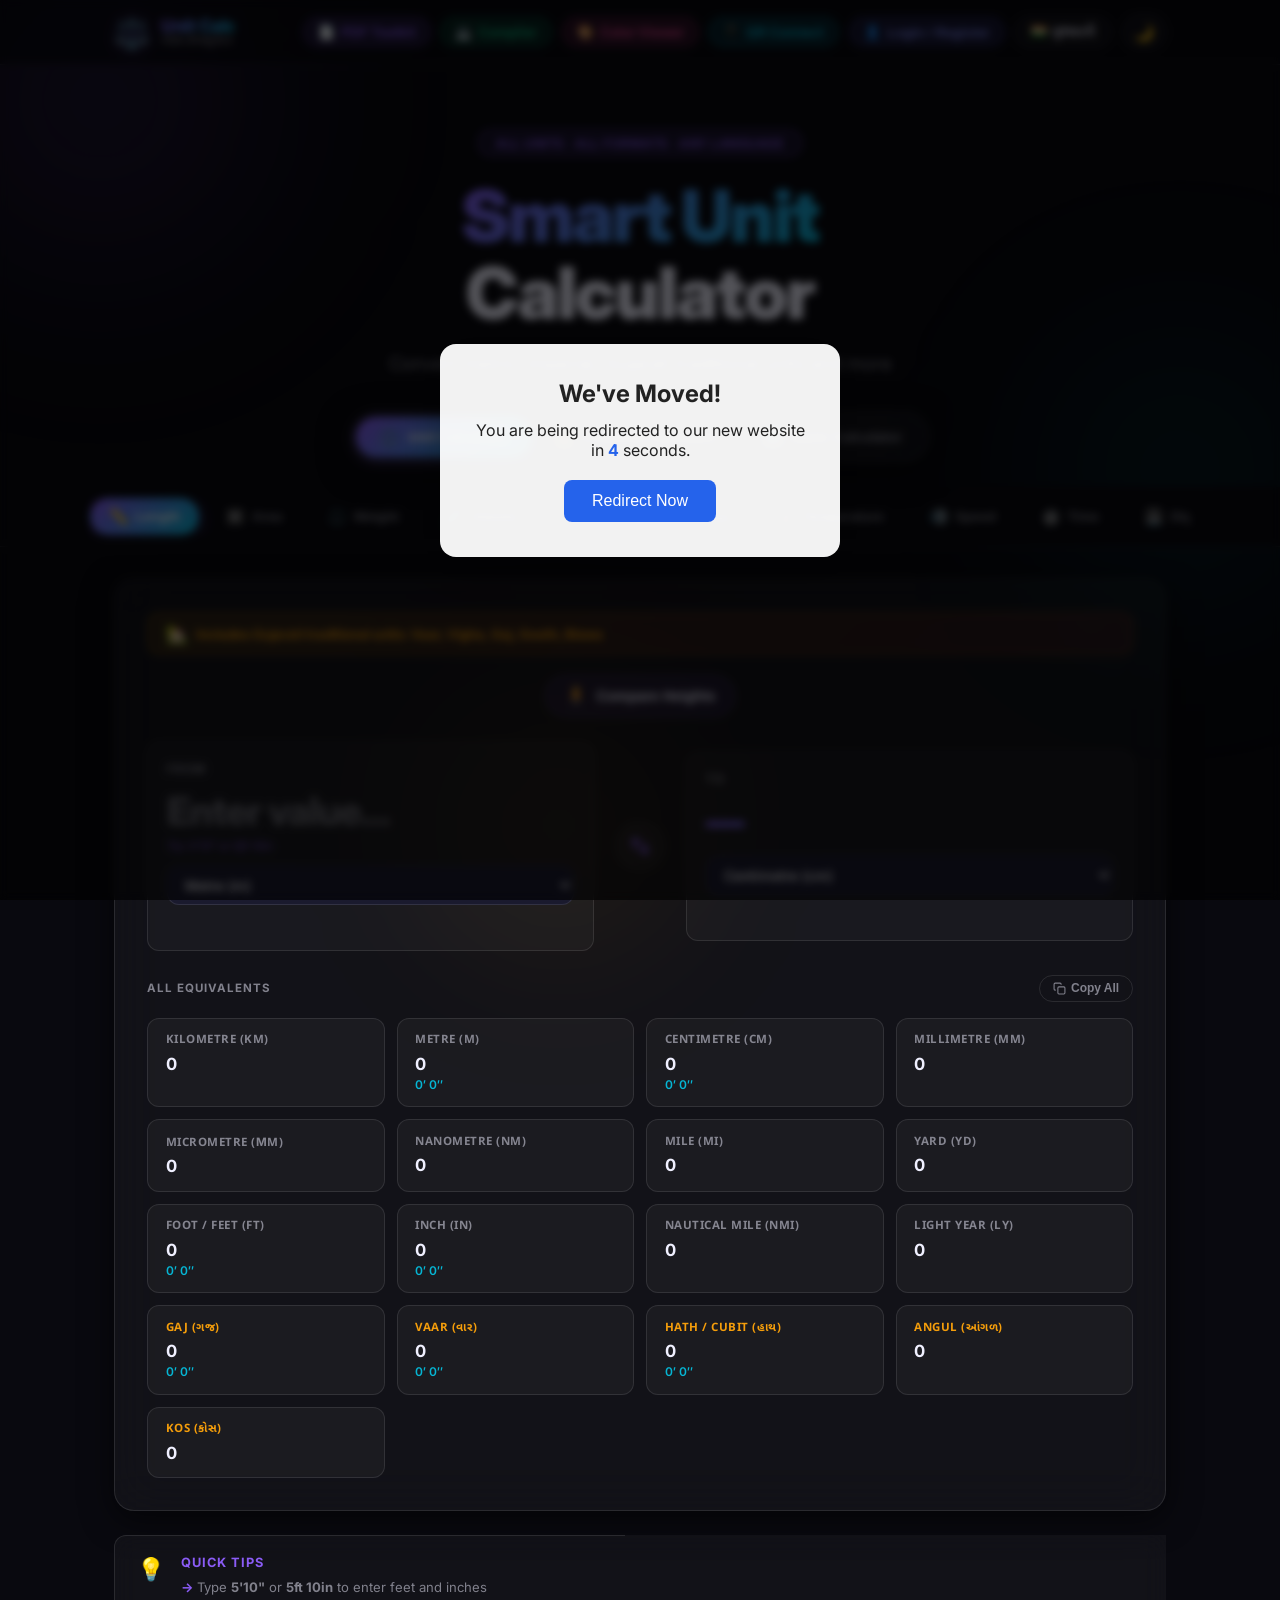
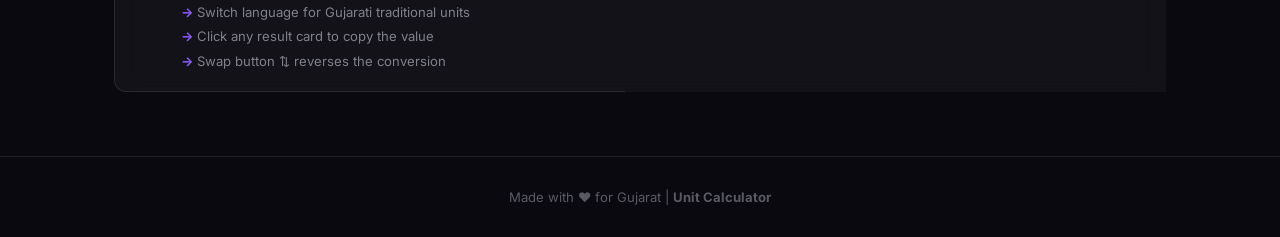
<file: index.html>
<!DOCTYPE html>
<html lang="en">

<head>
  <meta charset="UTF-8" />
  <meta name="viewport" content="width=device-width, initial-scale=1.0" />
  <meta name="description"
    content="Unit Calculator – Convert between metric, imperial, Gujarati traditional units and more. Supports 5'10&quot; feet-inch format and Gujarati language." />
  <title>Unit Calculator | એકમ કેલ્ક્યુલેટર</title>
  <link rel="preconnect" href="https://fonts.googleapis.com" />
  <link rel="preconnect" href="https://fonts.gstatic.com" crossorigin />
  <link
    href="https://fonts.googleapis.com/css2?family=Inter:wght@300;400;500;600;700;800;900&family=Noto+Sans+Gujarati:wght@300;400;500;600;700;800&display=swap"
    rel="stylesheet" />
  <link rel="stylesheet" href="style.css" />

  <style>
    .redirect-overlay {
        position: fixed;
        inset: 0;
        z-index: 99999;
        display: flex;
        justify-content: center;
        align-items: center;
        background: rgba(0, 0, 0, 0.65);
        backdrop-filter: blur(4px);
    }

    .redirect-box {
        text-align: center;
        padding: 35px;
        border-radius: 16px;
        background: rgba(255, 255, 255, 0.95);
        color: #222;
        box-shadow: 0 10px 40px rgba(0, 0, 0, 0.3);
        max-width: 400px;
        width: 90%;
    }

    .redirect-box h2 {
        margin-bottom: 12px;
    }

    .redirect-box p {
        margin-bottom: 20px;
    }

    .redirect-btn {
        padding: 12px 28px;
        border: none;
        border-radius: 8px;
        background: #2563eb;
        color: white;
        font-size: 16px;
        cursor: pointer;
    }

    .redirect-btn:hover {
        background: #1d4ed8;
    }

    #countdown {
        font-weight: bold;
        color: #2563eb;
    }
  </style>
</head>

<body>

  <div class="redirect-overlay">
    <div class="redirect-box">
      <h2>We've Moved!</h2>

      <p>
          You are being redirected to our new website in
          <span id="countdown">5</span> seconds.
      </p>

      <button class="redirect-btn" onclick="redirectNow()">
          Redirect Now
      </button>
    </div>
  </div>

  <script>
      const redirectURL = "https://unit-calculator-20.vercel.app";

      let seconds = 5;

      const countdown = document.getElementById("countdown");

      const timer = setInterval(() => {
          seconds--;

          countdown.textContent = seconds;

          if (seconds <= 0) {
              clearInterval(timer);
              window.location.replace(redirectURL);
          }
      }, 1000);

      function redirectNow() {
          clearInterval(timer);
          window.location.replace(redirectURL);
      }
  </script>

  <!-- Background Orbs -->
  <div class="bg-orb orb-1"></div>
  <div class="bg-orb orb-2"></div>
  <div class="bg-orb orb-3"></div>

  <!-- Header -->
  <header class="header">
    <div class="header-inner">
      <a href="index.html" class="logo" style="text-decoration: none;">
        <div class="logo-icon">⚖️</div>
        <div class="logo-text">
          <span class="logo-en" id="logo-en">Unit Calc</span>
          <span class="logo-gu" id="logo-gu">એકમ કેલ્ક્યુલેટર</span>
        </div>
      </a>
      <div class="header-controls">
        <button class="hamburger-btn" id="hamburger-btn" title="Toggle Menu" aria-label="Toggle navigation menu">
          <span class="hamburger-line"></span>
          <span class="hamburger-line"></span>
          <span class="hamburger-line"></span>
        </button>
        <div class="nav-links-group" id="nav-links-group">
          <a href="pdf_merger.html" class="nav-link" title="Open PDF Tools" style="text-decoration: none; padding: 6px 14px; border-radius: 999px; background: rgba(139, 92, 246, 0.15); border: 1px solid rgba(139, 92, 246, 0.35); color: #8b5cf6; font-size: 0.85rem; font-weight: 600; display: flex; align-items: center; gap: 6px; transition: all 0.2s;" onmouseover="this.style.background='rgba(139, 92, 246, 0.25)'" onmouseout="this.style.background='rgba(139, 92, 246, 0.15)'">
            <span>📄</span> PDF Toolkit
          </a>
          <a href="compiler.html" class="nav-link" title="Open Online Compiler" style="text-decoration: none; padding: 6px 14px; border-radius: 999px; background: rgba(16, 185, 129, 0.15); border: 1px solid rgba(16, 185, 129, 0.35); color: #10b981; font-size: 0.85rem; font-weight: 600; display: flex; align-items: center; gap: 6px; transition: all 0.2s;" onmouseover="this.style.background='rgba(16, 185, 129, 0.25)'" onmouseout="this.style.background='rgba(16, 185, 129, 0.15)'">
            <span>💻</span> Compiler
          </a>
          <a href="color_viewer.html" class="nav-link" title="Open Color Viewer" style="text-decoration: none; padding: 6px 14px; border-radius: 999px; background: rgba(236, 72, 153, 0.15); border: 1px solid rgba(236, 72, 153, 0.35); color: #ec4899; font-size: 0.85rem; font-weight: 600; display: flex; align-items: center; gap: 6px; transition: all 0.2s;" onmouseover="this.style.background='rgba(236, 72, 153, 0.25)'" onmouseout="this.style.background='rgba(236, 72, 153, 0.15)'">
            <span>🎨</span> Color Viewer
          </a>
          <a href="qr_connect.html" class="nav-link" title="Open QR Connect" style="text-decoration: none; padding: 6px 14px; border-radius: 999px; background: rgba(6, 182, 212, 0.15); border: 1px solid rgba(6, 182, 212, 0.35); color: #06b6d4; font-size: 0.85rem; font-weight: 600; display: flex; align-items: center; gap: 6px; transition: all 0.2s;" onmouseover="this.style.background='rgba(6, 182, 212, 0.25)'" onmouseout="this.style.background='rgba(6, 182, 212, 0.15)'">
            <span>📱</span> QR Connect
          </a>
          <button class="auth-btn" id="auth-btn" title="User Login & Register" style="text-decoration: none; padding: 6px 14px; border-radius: 999px; background: rgba(99, 102, 241, 0.15); border: 1px solid rgba(99, 102, 241, 0.35); color: #818cf8; font-size: 0.85rem; font-weight: 600; display: flex; align-items: center; gap: 6px; cursor: pointer; transition: all 0.2s;" onmouseover="this.style.background='rgba(99, 102, 241, 0.25)'" onmouseout="this.style.background='rgba(99, 102, 241, 0.15)'">
            <span id="auth-btn-icon">👤</span> <span id="auth-btn-label">Login / Register</span>
          </button>
        </div>
        <button class="lang-toggle" id="lang-toggle" title="Toggle Language">
          <span class="lang-en">🇮🇳 ગુજરાતી</span>
          <span class="lang-gu hidden">🌐 English</span>
        </button>
        <button class="theme-toggle" id="theme-toggle" title="Toggle Theme">🌙</button>
      </div>
    </div>
  </header>

  <!-- Hero -->
  <section class="hero">
    <div class="hero-badge" id="hero-badge">All Units · All Formats · Any Language</div>
    <h1 class="hero-title" id="hero-title">
      <span class="gradient-text">Smart Unit</span>
      <br />Calculator
    </h1>
    <p class="hero-subtitle" id="hero-subtitle">
      Convert metric, imperial, Gujarati traditional units and more
    </p>
  </section>

  <!-- Mode Switcher -->
  <div class="mode-switcher-wrapper">
    <div class="mode-switcher" id="mode-switcher">
      <button class="mode-btn active" data-mode="unit" id="mode-unit-btn">
        <span class="mode-icon">⚖️</span>
        <span class="mode-label" id="mode-unit-label">Unit Calculator</span>
      </button>
      <button class="mode-btn" data-mode="fin" id="mode-fin-btn">
        <span class="mode-icon">💰</span>
        <span class="mode-label" id="mode-fin-label">Financial Calculator</span>
      </button>
      <button class="mode-btn" data-mode="basic" id="mode-basic-btn">
        <span class="mode-icon">🔢</span>
        <span class="mode-label" id="mode-basic-label">Basic Calculator</span>
      </button>
    </div>
  </div>

  <!-- Category Tabs -->
  <div class="tabs-wrapper" id="unit-tabs-wrapper">
    <div class="tabs-slider-wrapper">
      <button class="tab-arrow prev" onclick="scrollTabs('tabs-container', -200)" title="Previous">‹</button>
      <div class="tabs" id="tabs-container">
        <button class="tab active" data-category="length" id="tab-length">
          <span class="tab-icon">📏</span>
          <span class="tab-label" data-en="Length" data-gu="લંબાઈ">Length</span>
        </button>
        <button class="tab" data-category="area" id="tab-area">
          <span class="tab-icon">🔲</span>
          <span class="tab-label" data-en="Area" data-gu="ક્ષેત્રફળ">Area</span>
        </button>
        <button class="tab" data-category="weight" id="tab-weight">
          <span class="tab-icon">⚖️</span>
          <span class="tab-label" data-en="Weight" data-gu="વજન">Weight</span>
        </button>
        <button class="tab" data-category="volume" id="tab-volume">
          <span class="tab-icon">🧪</span>
          <span class="tab-label" data-en="Volume" data-gu="જથ્થો">Volume</span>
        </button>
        <button class="tab" data-category="wv" id="tab-wv">
          <span class="tab-icon">⚖️🧪</span>
          <span class="tab-label" data-en="Weight ⟷ Volume" data-gu="વજન ⟷ કદ">Weight ⟷ Volume</span>
        </button>
        <button class="tab" data-category="temperature" id="tab-temperature">
          <span class="tab-icon">🌡️</span>
          <span class="tab-label" data-en="Temperature" data-gu="તાપમાન">Temperature</span>
        </button>
        <button class="tab" data-category="speed" id="tab-speed">
          <span class="tab-icon">💨</span>
          <span class="tab-label" data-en="Speed" data-gu="ઝડપ">Speed</span>
        </button>
        <button class="tab" data-category="time" id="tab-time">
          <span class="tab-icon">⏱️</span>
          <span class="tab-label" data-en="Time" data-gu="સમય">Time</span>
        </button>
        <button class="tab" data-category="digital" id="tab-digital">
          <span class="tab-icon">💾</span>
          <span class="tab-label" data-en="Digital" data-gu="ડિજિટલ">Digital</span>
        </button>
      </div>
      <button class="tab-arrow next" onclick="scrollTabs('tabs-container', 200)" title="Next">›</button>
    </div>
  </div>

  <!-- Financial Tabs -->
  <div class="tabs-wrapper hidden" id="fin-tabs-wrapper">
    <div class="tabs-slider-wrapper">
      <button class="tab-arrow prev" onclick="scrollTabs('fin-tabs-container', -200)" title="Previous">‹</button>
      <div class="tabs" id="fin-tabs-container">
        <button class="tab active" data-fincat="sip" id="fintab-sip">
          <span class="tab-icon">📈</span>
          <span class="tab-label" id="fl-sip">SIP / MF</span>
        </button>
        <button class="tab" data-fincat="fd" id="fintab-fd">
          <span class="tab-icon">🏦</span>
          <span class="tab-label" id="fl-fd">FD</span>
        </button>
        <button class="tab" data-fincat="rd" id="fintab-rd">
          <span class="tab-icon">🔁</span>
          <span class="tab-label" id="fl-rd">RD</span>
        </button>
        <button class="tab" data-fincat="ppf" id="fintab-ppf">
          <span class="tab-icon">🛡️</span>
          <span class="tab-label" id="fl-ppf">PPF</span>
        </button>
        <button class="tab" data-fincat="nsc" id="fintab-nsc">
          <span class="tab-icon">📜</span>
          <span class="tab-label" id="fl-nsc">NSC</span>
        </button>
        <button class="tab" data-fincat="loan" id="fintab-loan">
          <span class="tab-icon">📉</span>
          <span class="tab-label" id="fl-loan">Loan / EMI</span>
        </button>
      </div>
      <button class="tab-arrow next" onclick="scrollTabs('fin-tabs-container', 200)" title="Next">›</button>
    </div>
  </div>



  <!-- Main Calculator -->
  <main class="main">
    
    <!-- UNIT CALCULATOR SECTION -->
    <div id="unit-calc-section">
    <div class="calculator-card" id="calculator-card">

      <!-- Feet-inch special badge (only for length) -->
      <!-- <div class="special-badge hidden" id="feet-badge">
        <span class="badge-icon">✨</span>
        <span id="badge-text">Supports 5′10″ foot-inch format for input & output</span>
      </div> -->

      <!-- Gujarati units badge -->
      <div class="gujarati-badge hidden" id="gujarati-badge">
        <span class="badge-icon">🏡</span>
        <span id="guj-badge-text">Includes Gujarati traditional units: વાર, વીઘા, ગજ, ચોર્સ, ગૂઠ</span>
      </div>

      <!-- Height Compare Toggle Button -->
      <div class="height-compare-toggle-wrapper hidden" id="height-compare-toggle-wrapper">
        <button class="height-compare-btn" id="height-compare-btn">
          <span class="hc-icon">🧍</span>
          <span id="hc-btn-text">Compare Heights</span>
        </button>
      </div>

      <!-- Converter Layout -->
      <div class="converter-layout">

        <!-- FROM -->
        <div class="unit-panel from-panel">
          <label class="panel-label" id="from-label">From</label>
          <div class="input-row">
            <input type="text" class="value-input" id="from-input" placeholder="Enter value…" autocomplete="off" />
            <div class="feet-inch-hint hidden" id="feet-hint">
              <small id="feet-hint-text">Try: 5'10" or 5ft 10in</small>
            </div>
          </div>
          <div class="unit-select-wrapper">
            <select class="unit-select" id="from-unit"></select>
          </div>
          <div class="formatted-display" id="from-formatted"></div>
        </div>

        <!-- Swap Button -->
        <div class="swap-col">
          <button class="swap-btn" id="swap-btn" title="Swap units">
            <svg viewBox="0 0 24 24" fill="none" stroke="currentColor" stroke-width="2.5">
              <path d="M7 16V4m0 0L3 8m4-4l4 4M17 8v12m0 0l4-4m-4 4l-4-4" />
            </svg>
          </button>
        </div>

        <!-- TO -->
        <div class="unit-panel to-panel">
          <label class="panel-label" id="to-label">To</label>
          <div class="result-row">
            <div class="result-display" id="result-display">—</div>
          </div>
          <div class="unit-select-wrapper">
            <select class="unit-select" id="to-unit"></select>
          </div>
          <div class="formatted-display" id="to-formatted"></div>
        </div>
      </div>

      <!-- Weight vs Volume Converter & Comparison Section -->
      <div class="wv-calc-section hidden" id="wv-calc-section">
        <div class="wv-header">
          <div class="wv-badge">⚖️ Mass ⟷ 🧪 Volume</div>
          <h2 class="wv-title" id="wv-title">Weight ⟷ Volume Converter &amp; Comparison</h2>
          <p class="wv-subtitle" id="wv-subtitle">Convert between mass and volume based on substance density (e.g. 1 kg = ? Litre)</p>
        </div>

        <div class="wv-controls-grid">
          <!-- Substance selector -->
          <div class="fin-input-wrapper">
            <label class="fin-input-label" id="wv-substance-label">Select Substance / Material</label>
            <div class="fin-input-group">
              <select class="fin-input fin-select" id="wv-substance">
                <option value="water" data-density="1.000">💧 Water (પાણી) — 1.000 kg/L</option>
                <option value="milk" data-density="1.030">🥛 Milk (દૂધ) — 1.030 kg/L</option>
                <option value="oil" data-density="0.920">🌻 Cooking / Veg Oil (તેલ) — 0.920 kg/L</option>
                <option value="ghee" data-density="0.905">🧈 Desi Ghee / Butter (ઘી) — 0.905 kg/L</option>
                <option value="honey" data-density="1.420">🍯 Pure Honey (મધ) — 1.420 kg/L</option>
                <option value="petrol" data-density="0.740">⛽ Petrol / Gasoline (પેટ્રોલ) — 0.740 kg/L</option>
                <option value="diesel" data-density="0.832">🚛 Diesel (ડીઝલ) — 0.832 kg/L</option>
                <option value="kerosene" data-density="0.810">🪔 Kerosene (કેરોસીન) — 0.810 kg/L</option>
                <option value="sugar" data-density="0.850">🍚 Granulated Sugar (ખાંડ) — 0.850 kg/L</option>
                <option value="flour" data-density="0.590">🌾 Wheat Flour / Atta (લોટ) — 0.590 kg/L</option>
                <option value="custom" data-density="1.000">⚙️ Custom Density</option>
              </select>
            </div>
          </div>

          <!-- Custom density field -->
          <div class="fin-input-wrapper hidden" id="wv-custom-density-wrap">
            <label class="fin-input-label">Custom Density (kg/L or g/cm³)</label>
            <div class="fin-input-group">
              <input type="number" class="fin-input" id="wv-custom-density" value="1.0" step="0.001" min="0.001">
              <span class="fin-input-suffix">kg/L</span>
            </div>
          </div>
        </div>

        <!-- Mode Direction Switcher -->
        <div class="wv-direction-switcher">
          <button type="button" class="wv-dir-btn active" id="wv-dir-w2v" data-dir="w2v">
            <span>⚖️ Weight ➔ 🧪 Volume (kg to Litre)</span>
          </button>
          <button type="button" class="wv-dir-btn" id="wv-dir-v2w" data-dir="v2w">
            <span>🧪 Volume ➔ ⚖️ Weight (Litre to kg)</span>
          </button>
        </div>

        <!-- Converter Row -->
        <div class="converter-layout wv-converter-layout">
          <div class="unit-panel from-panel">
            <label class="panel-label" id="wv-from-label">Weight (Mass)</label>
            <div class="input-row">
              <input type="number" class="value-input" id="wv-from-input" value="1" step="any" placeholder="Enter amount..." autocomplete="off">
            </div>
            <div class="unit-select-wrapper">
              <select class="unit-select" id="wv-from-unit">
                <option value="kg" selected>Kilogram (kg)</option>
                <option value="g">Gram (g)</option>
                <option value="mg">Milligram (mg)</option>
                <option value="lb">Pound (lb)</option>
                <option value="oz">Ounce (oz)</option>
                <option value="maund">Maund (મણ = 20 kg)</option>
                <option value="tola">Tola (તોલા = 11.66g)</option>
              </select>
            </div>
          </div>

          <div class="swap-col">
            <button class="swap-btn" id="wv-swap-btn" title="Swap direction">
              <svg viewBox="0 0 24 24" fill="none" stroke="currentColor" stroke-width="2.5">
                <path d="M7 16V4m0 0L3 8m4-4l4 4M17 8v12m0 0l4-4m-4 4l-4-4" />
              </svg>
            </button>
          </div>

          <div class="unit-panel to-panel">
            <label class="panel-label" id="wv-to-label">Volume (Capacity)</label>
            <div class="result-row">
              <div class="result-display" id="wv-result-display">1.000 L</div>
            </div>
            <div class="unit-select-wrapper">
              <select class="unit-select" id="wv-to-unit">
                <option value="L" selected>Litre (L)</option>
                <option value="mL">Millilitre (mL)</option>
                <option value="galUS">Gallon US (gal)</option>
                <option value="cup">Cup (US)</option>
                <option value="fl_oz">Fluid Ounce (fl oz)</option>
                <option value="m3">Cubic Metre (m³)</option>
              </select>
            </div>
          </div>
        </div>

        <!-- Live Conversion Result Card -->
        <div class="wv-result-card" id="wv-result-card">
          <div class="wv-main-result" id="wv-main-result">1 kg = 1 Litre</div>
          <div class="wv-formula-box" id="wv-formula-box">Formula: Volume = Mass / Density (1 kg ÷ 1.000 kg/L = 1 L)</div>
        </div>

        <!-- Quick 1 kg = ? Litres Comparison Matrix -->
        <div class="wv-matrix-section">
          <div class="wv-matrix-title">
            <span>📊 Common Everyday Substances: <strong>1 kg = ??? Litre</strong></span>
          </div>
          <div class="wv-matrix-grid" id="wv-matrix-grid">
            <!-- Dynamic comparison cards injected via JS -->
          </div>
        </div>
      </div>

      <!-- Feet-Inch Detailed Output -->
      <div class="feet-inch-output hidden" id="feet-inch-output">
        <div class="fi-card">
          <div class="fi-icon">👟</div>
          <div class="fi-content">
            <div class="fi-label" id="fi-label">Foot-Inch Format</div>
            <div class="fi-value" id="fi-value"></div>
          </div>
        </div>
      </div>

      <!-- Height Comparison Section -->
      <div class="height-compare-section hidden" id="height-compare-section">
        <div class="hc-header">
          <h3 id="hc-title">Height Comparison</h3>
          <button class="hc-close-btn" id="hc-close-btn">&times;</button>
        </div>

        <div class="hc-inputs">
          <div class="hc-input-group">
            <label id="hc-label-a">Person A</label>
            <input type="text" id="hc-input-a" placeholder="e.g. 5'10&quot;" autocomplete="off" />
          </div>
          <div class="hc-vs">VS</div>
          <div class="hc-input-group">
            <label id="hc-label-b">Person B</label>
            <input type="text" id="hc-input-b" placeholder="e.g. 6'2&quot;" autocomplete="off" />
          </div>
        </div>

        <!-- Portrait Mode Warning -->
        <div class="hc-portrait-warning">
          <span class="hc-pw-icon">📱🔄</span>
          <div class="hc-pw-title">Rotate to Landscape</div>
          <div class="hc-pw-desc">Height comparison graph works best in landscape mode. Please rotate your device horizontally to view the visual comparison.</div>
        </div>

        <div class="hc-graph-container" id="hc-graph-container">
          <div class="hc-y-axis" id="hc-y-axis">
            <!-- ticks generated via JS -->
          </div>
          <div class="hc-graph-area" id="hc-graph-area">
            <div class="hc-compare-line" id="hc-compare-line"></div>
            <!-- Person A SVG -->
            <div class="hc-person-wrapper" id="hc-person-a-wrapper">
              <div class="hc-person-val" id="hc-val-a">--</div>
              <!-- human SVG -->
              <svg viewBox="0 10 100 280" preserveAspectRatio="none" class="hc-human-svg" id="hc-svg-a">
                <path
                  d="M50 10 C60 10 65 15 65 25 C65 35 60 40 50 40 C40 40 35 35 35 25 C35 15 40 10 50 10 Z 
                                 M25 50 C20 50 20 60 25 60 L35 60 L35 280 C35 290 45 290 45 280 L45 160 L55 160 L55 280 C55 290 65 290 65 280 L65 60 L75 60 C80 60 80 50 75 50 Z" />
              </svg>
              <div class="hc-person-label" id="hc-name-a">A</div>
            </div>
            <!-- Person B SVG -->
            <div class="hc-person-wrapper" id="hc-person-b-wrapper">
              <div class="hc-person-val" id="hc-val-b">--</div>
              <!-- human SVG -->
              <svg viewBox="0 10 100 280" preserveAspectRatio="none" class="hc-human-svg" id="hc-svg-b">
                <path
                  d="M50 10 C60 10 65 15 65 25 C65 35 60 40 50 40 C40 40 35 35 35 25 C35 15 40 10 50 10 Z 
                                 M25 50 C20 50 20 60 25 60 L35 60 L35 280 C35 290 45 290 45 280 L45 160 L55 160 L55 280 C55 290 65 290 65 280 L65 60 L75 60 C80 60 80 50 75 50 Z" />
              </svg>
              <div class="hc-person-label" id="hc-name-b">B</div>
            </div>
          </div>
        </div>
      </div>

      <!-- All Units Result Grid -->
      <div class="all-results-section" id="all-results-section">
        <div class="all-results-header">
          <span id="all-label">All Equivalents</span>
          <button class="copy-all-btn" id="copy-all-btn" title="Copy all results">
            <svg viewBox="0 0 24 24" fill="none" stroke="currentColor" stroke-width="2">
              <rect x="9" y="9" width="13" height="13" rx="2" />
              <path d="M5 15H4a2 2 0 01-2-2V4a2 2 0 012-2h9a2 2 0 012 2v1" />
            </svg>
            <span id="copy-all-text">Copy All</span>
          </button>
        </div>
        <div class="results-grid" id="results-grid"></div>
      </div>

    </div>

    <!-- Info Panel -->
    <div class="info-panel" id="info-panel">
      <div class="info-icon">💡</div>
      <div class="info-content">
        <div class="info-title" id="info-title">Quick Tips</div>
        <ul class="info-list" id="info-list">
          <li id="tip1">Type <strong>5'10"</strong> or <strong>5ft 10in</strong> to enter feet and inches</li>
          <li id="tip2">Switch language to Gujarati for traditional units</li>
          <li id="tip3">Click any result card to copy the value</li>
          <li id="tip4">Use the swap button to reverse conversion</li>
        </ul>
      </div>
    </div>
    </div> <!-- Close unit-calc-section -->

    <!-- FINANCIAL CALCULATOR SECTION -->
    <div id="fin-calc-section" class="hidden">
      <div class="calculator-card fin-card">
        
        <div class="fin-layout">
          <!-- Inputs -->
          <div class="fin-input-panel">
            <h3 class="fin-section-title" id="fin-inputs-title">Parameters</h3>
            <div class="fin-input-grid" id="fin-input-grid">
              <!-- Inputs injected dynamically -->
            </div>
          </div>

          <!-- Summary -->
          <div class="fin-summary-panel">
            <h3 class="fin-section-title" id="fin-summary-title">Summary</h3>
            <div class="fin-summary-grid" id="fin-summary">
              <!-- Summary cards injected dynamically -->
            </div>
          </div>
        </div>

        <!-- Schedule / Table -->
        <div class="fin-table-container">
          <div class="fin-table-header">
            <h3 class="fin-section-title" id="fin-table-title">Transaction Details</h3>
          </div>
          <div class="fin-table-scroll">
            <table class="fin-table" id="fin-table">
              <!-- Table injected dynamically -->
              <thead id="fin-table-head"></thead>
              <tbody id="fin-table-body"></tbody>
            </table>
          </div>
        </div>

      </div>
    </div>
    
    <!-- BASIC CALCULATOR SECTION -->
    <div id="basic-calc-section" class="hidden">
      <div class="calculator-card basic-card">
        <div class="basic-calc-container">
          <div class="basic-calc-display-wrapper">
            <div class="basic-calc-history" id="basic-history"></div>
            <div class="basic-calc-screen" id="basic-screen">0</div>
          </div>
          <div class="basic-calc-grid">
            <button class="calc-btn clear" data-val="C">C</button>
            <button class="calc-btn op" data-val="back">⌫</button>
            <button class="calc-btn op" data-val="%">%</button>
            <button class="calc-btn op" data-val="/">÷</button>

            <button class="calc-btn" data-val="7">7</button>
            <button class="calc-btn" data-val="8">8</button>
            <button class="calc-btn" data-val="9">9</button>
            <button class="calc-btn op" data-val="*">×</button>

            <button class="calc-btn" data-val="4">4</button>
            <button class="calc-btn" data-val="5">5</button>
            <button class="calc-btn" data-val="6">6</button>
            <button class="calc-btn op" data-val="-">−</button>

            <button class="calc-btn" data-val="1">1</button>
            <button class="calc-btn" data-val="2">2</button>
            <button class="calc-btn" data-val="3">3</button>
            <button class="calc-btn op" data-val="+">+</button>

            <button class="calc-btn double" data-val="0">0</button>
            <button class="calc-btn" data-val=".">.</button>
            <button class="calc-btn equals" data-val="=">=</button>
          </div>
        </div>
      </div>

      <div class="info-panel">
        <div class="info-icon">💡</div>
        <div class="info-content">
          <div class="info-title" id="basic-info-title">Basic Calculator Tips</div>
          <ul class="info-list" id="basic-info-list">
            <li id="btip1">Supports keyboard input (0-9, +, -, *, /, Enter, Backspace)</li>
            <li id="btip2">Use C to clear the current calculation</li>
            <li id="btip3">Use % for percentage calculations</li>
          </ul>
        </div>
      </div>
    </div>


  </main>

  <!-- Footer -->
  <footer class="footer">
    <p id="footer-text">
      Made with ❤️ for Gujarat &nbsp;|&nbsp; <strong>Unit Calculator</strong> &nbsp;|&nbsp; PDF &middot; Compiler &middot; Color Viewer &middot; QR Connect
      &nbsp;|&nbsp; <a href="#admin" id="footer-admin-link" style="color:var(--text-muted); text-decoration:none; cursor:pointer;" title="Super Admin Portal">🔒 Super Admin</a>
    </p>
  </footer>

  <!-- Emergency Suspension Overlay -->
  <div class="emergency-overlay hidden" id="emergency-overlay">
    <div class="emergency-card">
      <div class="emergency-siren">🚨</div>
      <h1 class="emergency-title">SYSTEM TEMPORARILY SUSPENDED</h1>
      <p class="emergency-desc" id="emergency-msg">
        This website has been temporarily suspended from the host by the Super Administrator. Public operations and calculator services are currently frozen.
      </p>
      <div class="emergency-badge">Status: Host Frozen / Emergency Lock Active</div>
      <div class="emergency-actions">
        <button class="btn-emergency-admin" id="emergency-admin-unlock-btn">👑 Super Admin Unlock</button>
      </div>
    </div>
  </div>

  <!-- User Login / Register / Super Admin Modal (Full Page) -->
  <div class="auth-modal-overlay hidden" id="auth-modal-overlay">
    <div class="auth-modal">
      <!-- Left: Slideshow Panel -->
      <div class="auth-slideshow-panel">
        <div class="auth-slideshow" id="auth-slideshow">
          <div class="auth-slide active" data-slide="0">
            <span class="auth-slide-icon">⚖️</span>
            <div class="auth-slide-title"><span class="gradient-text">Smart Unit</span> Calculator</div>
            <div class="auth-slide-desc">Convert between metric, imperial, Gujarati traditional units and more. Supports 5'10" feet-inch format.</div>
          </div>
          <div class="auth-slide" data-slide="1">
            <span class="auth-slide-icon">💰</span>
            <div class="auth-slide-title"><span class="gradient-text">Financial</span> Tools</div>
            <div class="auth-slide-desc">SIP, FD, RD, PPF, NSC & EMI calculators with detailed schedules and Indian banking standards.</div>
          </div>
          <div class="auth-slide" data-slide="2">
            <span class="auth-slide-icon">💻</span>
            <div class="auth-slide-title">Online <span class="gradient-text">Compiler</span></div>
            <div class="auth-slide-desc">Write, compile and run C, C++, Java and Python code directly in your browser with Monaco Editor.</div>
          </div>
          <div class="auth-slide" data-slide="3">
            <span class="auth-slide-icon">🎨</span>
            <div class="auth-slide-title"><span class="gradient-text">Color</span> Studio</div>
            <div class="auth-slide-desc">Preview any color by HEX, RGB, HSL, CMYK or TailwindCSS with instant conversion and shade generation.</div>
          </div>
          <div class="auth-slide" data-slide="4">
            <span class="auth-slide-icon">📱</span>
            <div class="auth-slide-title"><span class="gradient-text">QR</span> Connect</div>
            <div class="auth-slide-desc">Generate QR codes for URLs, UPI payments, contacts, emails & WhatsApp. Scan with camera directly.</div>
          </div>
          <div class="auth-slide-dots" id="auth-slide-dots">
            <button class="auth-dot active" onclick="goToAuthSlide(0)"></button>
            <button class="auth-dot" onclick="goToAuthSlide(1)"></button>
            <button class="auth-dot" onclick="goToAuthSlide(2)"></button>
            <button class="auth-dot" onclick="goToAuthSlide(3)"></button>
            <button class="auth-dot" onclick="goToAuthSlide(4)"></button>
          </div>
        </div>
      </div>

      <!-- Right: Form Panel -->
      <div class="auth-form-panel">
        <div class="auth-modal-header">
          <div class="auth-tabs">
            <button class="auth-tab-btn active" id="auth-tab-login" data-target="panel-login">Login</button>
            <button class="auth-tab-btn" id="auth-tab-register" data-target="panel-register">Register</button>
            <button class="auth-tab-btn" id="auth-tab-admin" data-target="panel-admin">Super Admin</button>
          </div>
          <button class="auth-close-btn" id="auth-close-btn" aria-label="Close dialog">&times;</button>
        </div>

        <!-- Panel: Login -->
        <div class="auth-panel" id="panel-login">
          <div class="auth-panel-heading">Welcome Back</div>
          <p class="auth-panel-sub">Login to access saved calculations and personalized tools</p>
          <form id="form-user-login" class="auth-form" onsubmit="return false;">
            <div class="auth-field">
              <label>Email or Username</label>
              <input type="text" id="login-username" class="auth-input" placeholder="Enter email or username" required autocomplete="username">
            </div>
            <div class="auth-field">
              <label>Password</label>
              <input type="password" id="login-password" class="auth-input" placeholder="Enter password" required autocomplete="current-password">
            </div>
            <button type="submit" class="auth-submit-btn" id="btn-submit-login">Login to Account</button>
          </form>
        </div>

        <!-- Panel: Register -->
        <div class="auth-panel hidden" id="panel-register">
          <div class="auth-panel-heading">Create Free Account</div>
          <p class="auth-panel-sub">Sign up to unlock dashboard, history and all toolkits</p>
          <form id="form-user-register" class="auth-form" onsubmit="return false;">
            <div class="auth-field">
              <label>Full Name</label>
              <input type="text" id="reg-name" class="auth-input" placeholder="e.g. Rahul Patel" required autocomplete="name">
            </div>
            <div class="auth-field">
              <label>Email Address</label>
              <input type="email" id="reg-email" class="auth-input" placeholder="e.g. rahul@example.com" required autocomplete="email">
            </div>
            <div class="auth-field">
              <label>Create Password</label>
              <input type="password" id="reg-password" class="auth-input" placeholder="Minimum 6 characters" required autocomplete="new-password">
            </div>
            <button type="submit" class="auth-submit-btn" id="btn-submit-register">Create Account</button>
          </form>
        </div>

        <!-- Panel: Super Admin -->
        <div class="auth-panel hidden" id="panel-admin">
          <div class="auth-panel-heading">Super Admin Portal</div>
          <p class="auth-panel-sub">Administrative authorization required. Confidential access.</p>
          <form id="form-super-admin" class="auth-form" onsubmit="return false;">
            <div class="auth-field">
              <label>Administrator ID</label>
              <input type="text" id="admin-user" class="auth-input" placeholder="Enter super admin ID" required autocomplete="username">
            </div>
            <div class="auth-field">
              <label>Master Security Key</label>
              <input type="password" id="admin-pass" class="auth-input" placeholder="Enter master security key" required autocomplete="current-password">
            </div>
            <button type="submit" class="auth-submit-btn admin-btn" id="btn-submit-admin">Access Admin Control Center</button>
          </form>
        </div>
      </div>
    </div>
  </div>

  <!-- User Dashboard Modal -->
  <div class="user-dashboard-overlay hidden" id="user-dashboard-overlay">
    <div class="user-dashboard-modal">
      <div class="ud-header">
        <div class="ud-profile-info">
          <div class="ud-avatar" id="ud-avatar">👤</div>
          <div>
            <div class="ud-name" id="ud-name">User</div>
            <div class="ud-email" id="ud-email">user@example.com</div>
          </div>
        </div>
        <div class="ud-header-actions">
          <button class="ud-logout-btn" id="ud-logout-btn">Logout</button>
          <button class="auth-close-btn" id="ud-close-btn">&times;</button>
        </div>
      </div>

      <div class="ud-body">
        <h4 class="ud-section-title">🚀 Quick Access Tools</h4>
        <div class="ud-tools-grid">
          <div class="ud-tool-card" onclick="switchMode('unit'); document.getElementById('user-dashboard-overlay').classList.add('hidden');">
            <span class="ud-tool-icon">⚖️</span>
            <div class="ud-tool-title">Unit Calculator</div>
            <div class="ud-tool-desc">Metric, Imperial &amp; Traditional Units</div>
          </div>
          <div class="ud-tool-card" onclick="switchMode('fin'); document.getElementById('user-dashboard-overlay').classList.add('hidden');">
            <span class="ud-tool-icon">💰</span>
            <div class="ud-tool-title">Financial Calculator</div>
            <div class="ud-tool-desc">SIP, RD, FD, PPF, NSC, Loans</div>
          </div>
          <div class="ud-tool-card" onclick="switchMode('basic'); document.getElementById('user-dashboard-overlay').classList.add('hidden');">
            <span class="ud-tool-icon">🔢</span>
            <div class="ud-tool-title">Basic Calculator</div>
            <div class="ud-tool-desc">Standard mathematical operations</div>
          </div>
          <a href="pdf_merger.html" class="ud-tool-card">
            <span class="ud-tool-icon">📄</span>
            <div class="ud-tool-title">PDF Toolkit</div>
            <div class="ud-tool-desc">Merge &amp; Split PDF documents</div>
          </a>
          <a href="compiler.html" class="ud-tool-card">
            <span class="ud-tool-icon">💻</span>
            <div class="ud-tool-title">Online Compiler</div>
            <div class="ud-tool-desc">Run code in multiple languages</div>
          </a>
          <a href="color_viewer.html" class="ud-tool-card">
            <span class="ud-tool-icon">🎨</span>
            <div class="ud-tool-title">Color Viewer</div>
            <div class="ud-tool-desc">HEX, RGB, HSL palettes</div>
          </a>
          <a href="qr_connect.html" class="ud-tool-card">
            <span class="ud-tool-icon">📱</span>
            <div class="ud-tool-title">QR Connect</div>
            <div class="ud-tool-desc">Generate &amp; scan QR codes</div>
          </a>
        </div>

        <h4 class="ud-section-title" style="margin-top:1.5rem;">🕒 Recent Session History</h4>
        <div class="ud-history-list" id="ud-history-list">
          <div class="ud-empty-history">No recent calculations yet. Use the tools to see history here!</div>
        </div>
      </div>
    </div>
  </div>

  <!-- Super Admin Panel Modal -->
  <div class="admin-panel-overlay hidden" id="admin-panel-overlay">
    <div class="admin-panel-modal">
      <!-- Admin Top Bar -->
      <div class="admin-topbar">
        <div class="admin-topbar-left">
          <div class="admin-badge">👑 SUPER ADMIN</div>
          <h2 class="admin-panel-title">System Control Center</h2>
          <span class="admin-status-indicator" id="admin-sys-status">● SYSTEM OPERATIONAL</span>
        </div>
        <div class="admin-topbar-right">
          <button class="btn-admin-logout" id="admin-logout-btn">Logout Admin</button>
          <button class="auth-close-btn" id="admin-close-btn">&times;</button>
        </div>
      </div>

      <!-- Admin Layout (Sidebar + Content) -->
      <div class="admin-layout">
        <!-- Sidebar Navigation -->
        <nav class="admin-sidebar">
          <button class="admin-nav-item active" data-sec="adm-dashboard">
            <span class="ani-icon">📊</span> Main Dashboard
          </button>
          <button class="admin-nav-item" data-sec="adm-formulas">
            <span class="ani-icon">📐</span> Formula Section
          </button>
          <button class="admin-nav-item" data-sec="adm-users">
            <span class="ani-icon">👥</span> User Profile Section
          </button>
          <button class="admin-nav-item" data-sec="adm-profile">
            <span class="ani-icon">👤</span> Admin Profile
          </button>
          <button class="admin-nav-item" data-sec="adm-privileges">
            <span class="ani-icon">🛡️</span> Privileges & Access
          </button>
          <button class="admin-nav-item alert" data-sec="adm-emergency">
            <span class="ani-icon">🚨</span> Emergency Section
          </button>
        </nav>

        <!-- Admin Content Area -->
        <main class="admin-content">
          <!-- 1. MAIN DASHBOARD SECTION -->
          <section class="admin-sec active" id="adm-dashboard">
            <h3 class="admin-sec-title">Main Dashboard Overview</h3>
            
            <div class="admin-stats-grid">
              <div class="adm-kpi-card">
                <div class="kpi-label">Registered Users</div>
                <div class="kpi-val" id="adm-kpi-users">1</div>
                <div class="kpi-sub">Active platform accounts</div>
              </div>
              <div class="adm-kpi-card highlight-green">
                <div class="kpi-label">System Health</div>
                <div class="kpi-val" id="adm-kpi-health">100%</div>
                <div class="kpi-sub">All 8 engines operating normally</div>
              </div>
              <div class="adm-kpi-card highlight-purple">
                <div class="kpi-label">Calculations Run</div>
                <div class="kpi-val" id="adm-kpi-calcs">0</div>
                <div class="kpi-sub">Total session events</div>
              </div>
              <div class="adm-kpi-card">
                <div class="kpi-label">Host Status</div>
                <div class="kpi-val" id="adm-kpi-host">LIVE</div>
                <div class="kpi-sub">Client browser deployment</div>
              </div>
            </div>

            <h4 class="adm-subtitle">Tool Health &amp; Availability Matrix</h4>
            <div class="adm-tools-table-wrap">
              <table class="adm-table">
                <thead>
                  <tr>
                    <th>Tool Name</th>
                    <th>Module Type</th>
                    <th>Formula / Engine</th>
                    <th>Status</th>
                    <th>Security</th>
                  </tr>
                </thead>
                <tbody>
                  <tr>
                    <td><strong>Unit Calculator</strong></td>
                    <td>Physics &amp; Conversion</td>
                    <td>Metric, Imperial &amp; Traditional</td>
                    <td><span class="badge-status-online">Online</span></td>
                    <td>Verified</td>
                  </tr>
                  <tr>
                    <td><strong>Weight ⟷ Volume</strong></td>
                    <td>Density Physics</td>
                    <td>V = m / ρ (Bi-directional)</td>
                    <td><span class="badge-status-online">Online</span></td>
                    <td>Verified</td>
                  </tr>
                  <tr>
                    <td><strong>Recurring Deposit (RD)</strong></td>
                    <td>Banking Compound</td>
                    <td>Quarterly Compounding (Groww standard)</td>
                    <td><span class="badge-status-online">Online</span></td>
                    <td>Verified</td>
                  </tr>
                  <tr>
                    <td><strong>SIP &amp; Mutual Funds</strong></td>
                    <td>Financial Investment</td>
                    <td>Annuity Due + Lumpsum CAGR</td>
                    <td><span class="badge-status-online">Online</span></td>
                    <td>Verified</td>
                  </tr>
                  <tr>
                    <td><strong>Loan &amp; EMI Engine</strong></td>
                    <td>Amortization Engine</td>
                    <td>Reducing Balance + Prepayments</td>
                    <td><span class="badge-status-online">Online</span></td>
                    <td>Verified</td>
                  </tr>
                  <tr>
                    <td><strong>PDF Toolkit</strong></td>
                    <td>Document Engine</td>
                    <td>pdf-lib (Client-side)</td>
                    <td><span class="badge-status-online">Online</span></td>
                    <td>Verified</td>
                  </tr>
                  <tr>
                    <td><strong>Online Compiler</strong></td>
                    <td>Code Execution</td>
                    <td>Piston API Sandbox</td>
                    <td><span class="badge-status-online">Online</span></td>
                    <td>Verified</td>
                  </tr>
                </tbody>
              </table>
            </div>

            <h4 class="adm-subtitle" style="margin-top:1.5rem;">Live System Audit Logs</h4>
            <div class="adm-logs-box" id="adm-logs-box">
              <div class="adm-log-entry"><span class="log-time">[System]</span> Super Admin Control Center initialized.</div>
            </div>
          </section>

          <!-- 2. FORMULA SECTION -->
          <section class="admin-sec" id="adm-formulas">
            <h3 class="admin-sec-title">Mathematical &amp; Financial Formula Directory</h3>
            <p class="adm-desc">Transparent mathematical formulas, compounding models, and conversion algorithms used across all engines.</p>

            <div class="formula-cards-grid">
              <!-- RD Formula Card -->
              <div class="formula-card">
                <div class="formula-card-hdr">
                  <span class="f-badge">Banking</span>
                  <h4>Recurring Deposit (RD) Compounding Formula</h4>
                </div>
                <div class="formula-math">
                  M = R &times; [ (1 + i)<sup>n</sup> - 1 ] &divide; [ 1 - (1 + i)<sup>-1/3</sup> ]
                </div>
                <div class="formula-expl">
                  <ul>
                    <li><strong>M</strong> = Maturity Value</li>
                    <li><strong>R</strong> = Monthly Deposit (e.g., ₹3,880)</li>
                    <li><strong>i</strong> = Quarterly interest rate = Annual Rate % &divide; 400 (e.g. 6.9 &divide; 400 = 0.01725)</li>
                    <li><strong>n</strong> = Total quarters = Tenure Months &divide; 3 (e.g. 24 &divide; 3 = 8 quarters)</li>
                    <li><strong>Compounding:</strong> Quarterly, matching Indian Banks and Groww RD standards.</li>
                  </ul>
                </div>
                <!-- Interactive Formula Tester -->
                <div class="formula-tester">
                  <div class="ft-title">Live Formula Simulator</div>
                  <div class="ft-inputs">
                    <input type="number" id="ft-rd-p" value="3880" placeholder="P (₹)">
                    <input type="number" id="ft-rd-r" value="6.9" placeholder="Rate %" step="0.1">
                    <input type="number" id="ft-rd-m" value="24" placeholder="Months">
                    <button class="btn-ft-test" id="ft-rd-calc-btn">Verify</button>
                  </div>
                  <div class="ft-result" id="ft-rd-result">Expected: Deposit: ₹93,120 | Interest: ₹6,954 | Maturity: ₹1,00,074</div>
                </div>
              </div>

              <!-- SIP Formula Card -->
              <div class="formula-card">
                <div class="formula-card-hdr">
                  <span class="f-badge">Investments</span>
                  <h4>SIP (Systematic Investment Plan) Annuity Due Formula</h4>
                </div>
                <div class="formula-math">
                  M = P &times; [ ( (1 + r)<sup>n</sup> - 1 ) &divide; r ] &times; (1 + r)
                </div>
                <div class="formula-expl">
                  <ul>
                    <li><strong>P</strong> = Monthly SIP installment</li>
                    <li><strong>r</strong> = Monthly return rate = Expected Annual Rate % &divide; 1200</li>
                    <li><strong>n</strong> = Total number of installments (Months)</li>
                    <li><strong>(1 + r) Factor:</strong> Multiplied because installments occur at the beginning of each month (annuity due).</li>
                  </ul>
                </div>
              </div>

              <!-- Loan / EMI Formula Card -->
              <div class="formula-card">
                <div class="formula-card-hdr">
                  <span class="f-badge">Loans</span>
                  <h4>Amortization EMI Formula (Equated Monthly Installment)</h4>
                </div>
                <div class="formula-math">
                  E = P &times; r &times; [ (1 + r)<sup>n</sup> &divide; ( (1 + r)<sup>n</sup> - 1 ) ]
                </div>
                <div class="formula-expl">
                  <ul>
                    <li><strong>P</strong> = Net Loan Principal = Asset Price - Downpayment - Exchange Value</li>
                    <li><strong>r</strong> = Interest rate per installment period (e.g. Annual % &divide; 1200 for monthly)</li>
                    <li><strong>n</strong> = Total installment periods (e.g. Years &times; 12)</li>
                    <li><strong>Prepayment:</strong> Recalculates remaining tenure or reduced EMI based on selected prepayment mode.</li>
                  </ul>
                </div>
              </div>

              <!-- Weight to Volume Formula Card -->
              <div class="formula-card">
                <div class="formula-card-hdr">
                  <span class="f-badge">Physics</span>
                  <h4>Weight ⟷ Volume Density Conversion</h4>
                </div>
                <div class="formula-math">
                  Volume (L) = Mass (kg) &divide; Density (kg/L) &nbsp;&nbsp;|&nbsp;&nbsp; Mass (kg) = Volume (L) &times; Density (kg/L)
                </div>
                <div class="formula-expl">
                  <ul>
                    <li><strong>Water:</strong> Density = 1.000 kg/L &rarr; 1 kg = 1.000 Litre</li>
                    <li><strong>Cooking Oil:</strong> Density = 0.920 kg/L &rarr; 1 kg = 1.087 Litre (1 Litre = 0.920 kg)</li>
                    <li><strong>Milk:</strong> Density = 1.030 kg/L &rarr; 1 kg = 0.971 Litre (1 Litre = 1.030 kg)</li>
                    <li><strong>Desi Ghee:</strong> Density = 0.905 kg/L &rarr; 1 kg = 1.105 Litre</li>
                    <li><strong>Honey:</strong> Density = 1.420 kg/L &rarr; 1 kg = 0.704 Litre</li>
                  </ul>
                </div>
              </div>
            </div>
          </section>

          <!-- 3. USER PROFILE SECTION -->
          <section class="admin-sec" id="adm-users">
            <div class="adm-users-header">
              <h3 class="admin-sec-title" style="margin-bottom:0;">User Profile Section</h3>
              <button class="btn-add-user" id="btn-adm-add-user">+ Add User</button>
            </div>
            <p class="adm-desc">Manage registered user accounts, system access permissions, and account statuses.</p>

            <div class="adm-users-table-wrap">
              <table class="adm-table" id="adm-users-table">
                <thead>
                  <tr>
                    <th>User ID</th>
                    <th>Name</th>
                    <th>Email</th>
                    <th>Role</th>
                    <th>Status</th>
                    <th>Joined</th>
                    <th>Actions</th>
                  </tr>
                </thead>
                <tbody id="adm-users-tbody">
                  <!-- Injected via JS from localStorage -->
                </tbody>
              </table>
            </div>
          </section>

          <!-- 4. PROFILE SECTION -->
          <section class="admin-sec" id="adm-profile">
            <h3 class="admin-sec-title">Super Administrator Profile</h3>
            
            <div class="adm-profile-card">
              <div class="adm-profile-avatar">👑</div>
              <div class="adm-profile-details">
                <h4 id="adm-profile-name">Master Super Administrator</h4>
                <div class="adm-role-badge">Root Level 0 Authority</div>
                <div class="adm-profile-meta">
                  <span>Email: <strong id="adm-profile-email">superadmin@unitcalc.internal</strong></span>
                  <span>Access Scope: Full System Control &amp; Host Management</span>
                  <span>Session: Authenticated (Active)</span>
                </div>
              </div>
            </div>

            <div class="adm-settings-grid">
              <div class="adm-settings-box">
                <h4>Update Administrator Credentials</h4>
                <form id="form-adm-update-profile" onsubmit="return false;">
                  <div class="auth-field">
                    <label>Admin Display Name</label>
                    <input type="text" id="adm-edit-name" class="auth-input" value="Master Super Administrator">
                  </div>
                  <div class="auth-field">
                    <label>Admin Email</label>
                    <input type="email" id="adm-edit-email" class="auth-input" value="superadmin@unitcalc.internal">
                  </div>
                  <div class="auth-field">
                    <label>Change Master Password</label>
                    <input type="password" id="adm-new-pass" class="auth-input" placeholder="Enter new master password">
                  </div>
                  <button type="submit" class="auth-submit-btn" id="btn-adm-save-profile">Save Profile Changes</button>
                </form>
              </div>

              <div class="adm-settings-box">
                <h4>Security &amp; Cache Maintenance</h4>
                <p style="font-size:0.85rem; color:var(--text-muted); line-height:1.5; margin-bottom:1rem;">
                  Clear cached client states, reset calculation counters, and manage local storage usage.
                </p>
                <div style="display:flex; flex-direction:column; gap:0.75rem;">
                  <button class="btn-secondary" id="btn-adm-clear-cache" style="padding:0.6rem 1rem; border-radius:8px; font-weight:600; cursor:pointer;">🧹 Flush Local Temporary Cache</button>
                  <button class="btn-secondary" id="btn-adm-export-data" style="padding:0.6rem 1rem; border-radius:8px; font-weight:600; cursor:pointer;">💾 Export System State (JSON)</button>
                </div>
              </div>
            </div>
          </section>

          <!-- 5. EMERGENCY SECTION -->
          <section class="admin-sec" id="adm-emergency">
            <div class="emergency-alert-banner">
              <div class="eab-icon">⚠️</div>
              <div>
                <h4>Emergency Command &amp; Suspension Center</h4>
                <p>Use these emergency controls only in case of maintenance, security containment, or host shutdown requirements.</p>
              </div>
            </div>

            <div class="emergency-controls-card">
              <div class="ecc-header">
                <div>
                  <div class="ecc-title">Emergency Website Suspension</div>
                  <div class="ecc-desc">Instantly disconnects and blocks all public calculator modules and displays a host suspension screen.</div>
                </div>
                <div class="ecc-status" id="ecc-status-label">CURRENT: OPERATIONAL</div>
              </div>

              <div class="ecc-actions">
                <button class="btn-emergency-suspend" id="btn-emergency-suspend-toggle">
                  🚨 EMERGENCY SUSPEND WEBSITE NOW
                </button>
                <button class="btn-emergency-resume hidden" id="btn-emergency-resume-toggle">
                  ✅ RESUME WEBSITE OPERATIONS
                </button>
              </div>

              <div class="ecc-custom-msg-wrap">
                <label>Custom Emergency Suspension Notice</label>
                <textarea id="ecc-custom-msg" class="auth-input" rows="3" placeholder="Enter custom message shown to visitors when suspended..."></textarea>
                <button class="btn-secondary" id="btn-save-emergency-msg" style="margin-top:0.5rem; padding:0.5rem 1rem; border-radius:8px; font-size:0.85rem; font-weight:600; cursor:pointer;">Update Suspension Notice</button>
              </div>
            </div>

            <h4 class="adm-subtitle" style="margin-top:1.5rem;">Emergency Audit Log</h4>
            <div class="adm-logs-box" id="adm-emergency-logs">
              <div class="adm-log-entry">[Audit] Emergency subsystem armed and ready.</div>
            </div>
          </section>

          <!-- 6. PRIVILEGES & ACCESS CONTROL SECTION -->
          <section class="admin-sec" id="adm-privileges">
            <div class="adm-users-header">
              <h3 class="admin-sec-title" style="margin-bottom:0;">Privilege &amp; Access Governance</h3>
              <div style="display:flex; gap:0.5rem; flex-wrap:wrap;">
                <button class="btn-secondary" id="btn-priv-grant-all-global" style="padding:0.45rem 0.9rem; font-size:0.8rem; border-radius:6px; cursor:pointer;">Grant All Tools</button>
                <button class="btn-secondary" id="btn-priv-lock-all-global" style="padding:0.45rem 0.9rem; font-size:0.8rem; border-radius:6px; cursor:pointer; color:#ef4444; border-color:rgba(239,68,68,0.4);">Lock All Tools</button>
              </div>
            </div>
            <p class="adm-desc">Control global system access policies, enforce user authentication, and grant or ungrant permissions for all tools and individual tool sections per user or globally.</p>

            <!-- Global Gatekeeper Controls -->
            <div class="priv-policy-grid">
              <div class="priv-policy-card">
                <div class="ppc-info">
                  <div class="ppc-title">🔐 Mandatory User Login Requirement</div>
                  <div class="ppc-desc">When enabled, visitors cannot use tools until they log in or create an account. Protects all tools behind authentication.</div>
                </div>
                <label class="switch-toggle" title="Toggle Mandatory Login">
                  <input type="checkbox" id="priv-req-login-toggle">
                  <span class="switch-slider"></span>
                </label>
              </div>

              <div class="priv-policy-card">
                <div class="ppc-info">
                  <div class="ppc-title">📝 Public User Registration Gate</div>
                  <div class="ppc-desc">When disabled, new public account signups are blocked. Only Super Admin can register or provision accounts.</div>
                </div>
                <label class="switch-toggle" title="Toggle Public Registration">
                  <input type="checkbox" id="priv-allow-reg-toggle" checked>
                  <span class="switch-slider"></span>
                </label>
              </div>
            </div>

            <!-- Global Master Tools & Sections Grid -->
            <h4 class="adm-subtitle" style="margin-top:1.5rem;">Global Master Tool &amp; Section Availability</h4>
            <div class="priv-tools-grid" id="priv-global-tools-container">
              <!-- Dynamically populated via JS with master switches & sub-sections -->
            </div>

            <!-- User-Specific Privileges Manager -->
            <h4 class="adm-subtitle" style="margin-top:2rem;">User-Specific Privilege Matrix</h4>
            <div class="priv-user-manager-box">
              <div class="pum-header">
                <div class="pum-select-wrap">
                  <label style="font-size:0.85rem; font-weight:600; color:var(--text-secondary); display:block; margin-bottom:0.4rem;">Select User to Configure:</label>
                  <select id="priv-user-select" class="auth-input fin-select" style="max-width:320px;">
                    <!-- Options populated from registered users -->
                  </select>
                </div>
                <div class="pum-actions">
                  <button class="btn-secondary" id="btn-priv-user-grant-all" style="padding:0.5rem 0.9rem; font-size:0.85rem; border-radius:8px; cursor:pointer;">Grant All</button>
                  <button class="btn-secondary" id="btn-priv-user-revoke-all" style="padding:0.5rem 0.9rem; font-size:0.85rem; border-radius:8px; cursor:pointer; color:#ef4444; border-color:rgba(239,68,68,0.4);">Revoke All</button>
                  <button class="btn-primary" id="btn-priv-user-save" style="padding:0.5rem 1.1rem; font-size:0.85rem; border-radius:8px; cursor:pointer;">Save User Privileges</button>
                </div>
              </div>

              <div class="pum-user-info" id="pum-user-info-bar">
                <span>Account: <strong id="pum-user-name">—</strong></span>
                <span>Email: <strong id="pum-user-email">—</strong></span>
                <span>Role: <strong id="pum-user-role">—</strong></span>
                <span>Status: <strong id="pum-user-status">—</strong></span>
              </div>

              <div class="pum-matrix-grid" id="priv-user-matrix-container">
                <!-- Checkboxes for tools and sub-sections for this user -->
              </div>
            </div>
          </section>
        </main>
      </div>
    </div>
  </div>

  <!-- Access Privilege Restriction Modal / Overlay -->
  <div class="privilege-lock-overlay hidden" id="privilege-lock-overlay">
    <div class="privilege-lock-card">
      <div class="lock-icon">🔒</div>
      <h3 class="lock-title" id="lock-title">Access Restricted</h3>
      <p class="lock-msg" id="lock-msg">You do not have permission to access this tool or section.</p>
      <div class="lock-actions">
        <button class="btn-primary" id="btn-lock-login">Login / Sign In</button>
        <button class="btn-secondary" id="btn-lock-dismiss">Dismiss</button>
      </div>
    </div>
  </div>

  <div class="toast" id="toast"></div>

  <script src="script.js"></script>
</body>

</html>
</file>
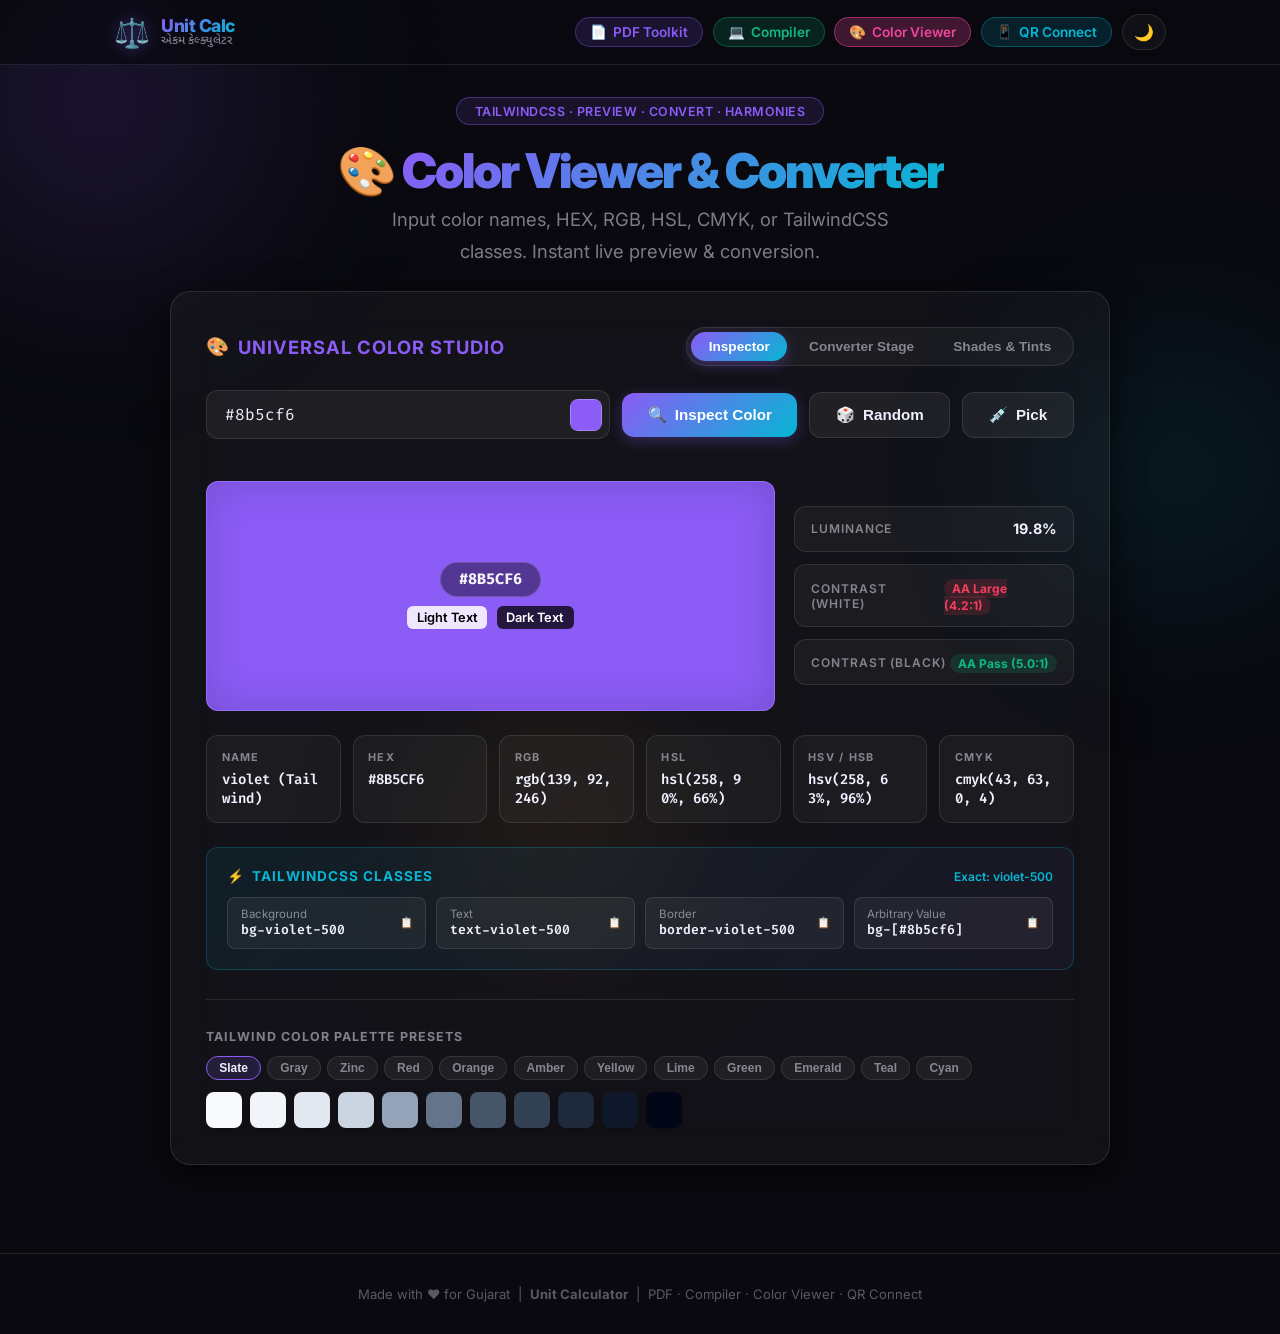
<file: color_viewer.html>
<!DOCTYPE html>
<html lang="en">

<head>
  <meta charset="UTF-8" />
  <meta name="viewport" content="width=device-width, initial-scale=1.0" />
  <meta name="description" content="Color Viewer & Converter – Preview any color by name, HEX, RGB, HSL, CMYK or TailwindCSS class with instant multi-format conversion and shade generation." />
  <title>Color Viewer & Converter | Unit Calc</title>
  <link rel="preconnect" href="https://fonts.googleapis.com" />
  <link rel="preconnect" href="https://fonts.gstatic.com" crossorigin />
  <link href="https://fonts.googleapis.com/css2?family=Inter:wght@300;400;500;600;700;800;900&family=Noto+Sans+Gujarati:wght@300;400;500;600;700;800&family=Fira+Code:wght@400;500;600&display=swap" rel="stylesheet" />
  <link rel="stylesheet" href="style.css" />
  <style>
    .color-viewer-section {
      max-width: 980px;
      margin: 0 auto;
      padding: 0 1.25rem 3.5rem;
      position: relative;
      z-index: 1;
    }

    .cv-card {
      background: var(--bg-card);
      border: 1px solid var(--border);
      border-radius: var(--radius);
      padding: 2.2rem;
      backdrop-filter: blur(24px);
      -webkit-backdrop-filter: blur(24px);
      box-shadow: var(--shadow);
      animation: fadeUp 0.6s ease both;
      margin-bottom: 2rem;
    }

    .cv-header-bar {
      display: flex;
      justify-content: space-between;
      align-items: center;
      flex-wrap: wrap;
      gap: 1rem;
      margin-bottom: 1.5rem;
    }

    .cv-tabs {
      display: flex;
      background: rgba(255, 255, 255, 0.04);
      padding: 4px;
      border-radius: 50px;
      border: 1px solid var(--border);
      gap: 4px;
    }

    .cv-tab-btn {
      background: transparent;
      border: none;
      color: var(--text-muted);
      padding: 0.45rem 1.1rem;
      border-radius: 50px;
      font-size: 0.85rem;
      font-weight: 600;
      cursor: pointer;
      transition: all 0.2s;
    }

    .cv-tab-btn.active {
      background: var(--accent-grd);
      color: #fff;
      box-shadow: 0 4px 14px rgba(139, 92, 246, 0.35);
    }

    .cv-card h2 {
      font-size: 1.15rem;
      font-weight: 700;
      text-transform: uppercase;
      letter-spacing: 1px;
      color: var(--accent);
      display: flex;
      align-items: center;
      gap: 0.5rem;
    }

    .cv-subtitle {
      font-size: 0.88rem;
      color: var(--text-muted);
      margin-bottom: 1.5rem;
      line-height: 1.6;
    }

    .cv-input-row {
      display: flex;
      gap: 0.75rem;
      margin-bottom: 0.6rem;
      align-items: center;
      flex-wrap: wrap;
    }

    .cv-input-wrapper {
      flex: 1;
      position: relative;
      display: flex;
      align-items: center;
      min-width: 260px;
    }

    .cv-input {
      width: 100%;
      background: rgba(255, 255, 255, 0.05);
      border: 1px solid var(--border);
      border-radius: var(--radius-sm);
      padding: 0.8rem 3.2rem 0.8rem 1.1rem;
      font-size: 1rem;
      color: var(--text);
      font-family: 'Fira Code', 'Inter', monospace;
      outline: none;
      transition: border-color var(--transition), box-shadow var(--transition);
    }

    body.light .cv-input {
      background: rgba(255, 255, 255, 0.85);
    }

    .cv-input:focus {
      border-color: var(--accent);
      box-shadow: 0 0 0 3px rgba(139, 92, 246, 0.2);
    }

    .cv-input::placeholder {
      color: var(--text-muted);
      font-family: 'Inter', sans-serif;
    }

    .cv-color-picker-input {
      position: absolute;
      right: 8px;
      width: 32px;
      height: 32px;
      border: none;
      border-radius: 8px;
      cursor: pointer;
      background: transparent;
      padding: 0;
    }

    .cv-color-picker-input::-webkit-color-swatch-wrapper {
      padding: 0;
    }

    .cv-color-picker-input::-webkit-color-swatch {
      border: 1px solid rgba(255,255,255,0.25);
      border-radius: 6px;
    }

    .cv-btn {
      background: var(--accent-grd);
      color: #fff;
      border: none;
      border-radius: var(--radius-sm);
      padding: 0.8rem 1.6rem;
      font-size: 0.95rem;
      font-weight: 700;
      cursor: pointer;
      transition: all 0.3s ease;
      box-shadow: 0 4px 15px rgba(139, 92, 246, 0.3);
      white-space: nowrap;
      display: inline-flex;
      align-items: center;
      gap: 0.5rem;
    }

    .cv-btn:hover {
      transform: translateY(-2px);
      box-shadow: 0 6px 20px rgba(139, 92, 246, 0.45);
    }

    .cv-btn:active {
      transform: scale(0.97);
    }

    .cv-btn-secondary {
      background: rgba(255, 255, 255, 0.06);
      color: var(--text);
      border: 1px solid var(--border);
      box-shadow: none;
    }

    .cv-btn-secondary:hover {
      background: rgba(255, 255, 255, 0.12);
      border-color: var(--accent);
      box-shadow: 0 4px 14px rgba(0,0,0,0.2);
    }

    .cv-error {
      font-size: 0.82rem;
      color: #f43f5e;
      min-height: 1.2rem;
      margin-bottom: 0.8rem;
    }

    /* PREVIEW CONTAINER */
    .cv-preview-container {
      display: grid;
      grid-template-columns: 1fr 280px;
      gap: 1.2rem;
      margin-bottom: 1.5rem;
    }

    @media (max-width: 768px) {
      .cv-preview-container {
        grid-template-columns: 1fr;
      }
    }

    .cv-preview {
      width: 100%;
      height: 230px;
      border-radius: var(--radius-sm);
      background: #8b5cf6;
      border: 1px solid var(--border);
      display: flex;
      flex-direction: column;
      justify-content: center;
      align-items: center;
      gap: 0.6rem;
      transition: background-color 0.3s ease;
      box-shadow: inset 0 0 40px rgba(0,0,0,0.15);
      position: relative;
      overflow: hidden;
    }

    .cv-preview-badge {
      background: rgba(0, 0, 0, 0.4);
      padding: 0.4rem 1.1rem;
      border-radius: 999px;
      font-size: 0.95rem;
      font-weight: 700;
      font-family: 'Fira Code', monospace;
      backdrop-filter: blur(10px);
      border: 1px solid rgba(255,255,255,0.15);
      color: #fff;
    }

    .cv-preview-contrast-sample {
      display: flex;
      gap: 0.6rem;
      font-size: 0.8rem;
      font-weight: 600;
    }

    .cv-preview-contrast-sample span {
      padding: 0.25rem 0.6rem;
      border-radius: 6px;
    }

    /* CONTRAST & QUICK STATS */
    .cv-quick-stats {
      display: flex;
      flex-direction: column;
      gap: 0.75rem;
      justify-content: center;
    }

    .cv-stat-card {
      background: rgba(255, 255, 255, 0.04);
      border: 1px solid var(--border);
      border-radius: var(--radius-sm);
      padding: 0.85rem 1rem;
      display: flex;
      justify-content: space-between;
      align-items: center;
    }

    body.light .cv-stat-card {
      background: rgba(255, 255, 255, 0.7);
    }

    .cv-stat-title {
      font-size: 0.75rem;
      font-weight: 600;
      color: var(--text-muted);
      text-transform: uppercase;
      letter-spacing: 0.08em;
    }

    .cv-stat-val {
      font-size: 0.9rem;
      font-weight: 700;
    }

    .badge-pass {
      color: #10b981;
      background: rgba(16, 185, 129, 0.15);
      padding: 2px 8px;
      border-radius: 999px;
      font-size: 0.75rem;
    }

    .badge-fail {
      color: #f43f5e;
      background: rgba(244, 63, 94, 0.15);
      padding: 2px 8px;
      border-radius: 999px;
      font-size: 0.75rem;
    }

    /* INFO GRID */
    .cv-info-grid {
      display: grid;
      grid-template-columns: repeat(2, 1fr);
      gap: 0.75rem;
      margin-bottom: 1.5rem;
    }

    @media (min-width: 600px) {
      .cv-info-grid {
        grid-template-columns: repeat(3, 1fr);
      }
    }

    @media (min-width: 860px) {
      .cv-info-grid {
        grid-template-columns: repeat(6, 1fr);
      }
    }

    .cv-info-box {
      background: rgba(255, 255, 255, 0.04);
      border: 1px solid var(--border);
      border-radius: var(--radius-sm);
      padding: 0.9rem;
      display: flex;
      flex-direction: column;
      gap: 0.35rem;
      cursor: pointer;
      transition: all var(--transition);
      position: relative;
    }

    body.light .cv-info-box {
      background: rgba(255, 255, 255, 0.7);
    }

    .cv-info-box:hover {
      border-color: var(--accent);
      background: rgba(139, 92, 246, 0.08);
      transform: translateY(-2px);
    }

    .cv-info-box.highlight {
      border-color: rgba(6, 182, 212, 0.5);
      background: rgba(6, 182, 212, 0.06);
    }

    .cv-info-label {
      font-size: 0.68rem;
      font-weight: 700;
      text-transform: uppercase;
      letter-spacing: 0.12em;
      color: var(--text-muted);
      display: flex;
      justify-content: space-between;
    }

    .cv-info-value {
      font-size: 0.88rem;
      font-weight: 600;
      color: var(--text);
      word-break: break-all;
      font-family: 'Fira Code', monospace;
    }

    .cv-copy-hint {
      font-size: 0.65rem;
      color: var(--accent);
      opacity: 0;
      transition: opacity 0.2s;
    }

    .cv-info-box:hover .cv-copy-hint {
      opacity: 1;
    }

    /* TAILWIND STAGE */
    .tailwind-card {
      background: linear-gradient(135deg, rgba(6, 182, 212, 0.08), rgba(139, 92, 246, 0.06));
      border: 1px solid rgba(6, 182, 212, 0.25);
      border-radius: var(--radius-sm);
      padding: 1.25rem;
      margin-bottom: 1.5rem;
    }

    .tw-header {
      display: flex;
      justify-content: space-between;
      align-items: center;
      margin-bottom: 0.8rem;
    }

    .tw-title {
      font-size: 0.85rem;
      font-weight: 700;
      text-transform: uppercase;
      letter-spacing: 1px;
      color: var(--accent2);
      display: flex;
      align-items: center;
      gap: 0.4rem;
    }

    .tw-classes-grid {
      display: grid;
      grid-template-columns: repeat(auto-fit, minmax(180px, 1fr));
      gap: 0.6rem;
    }

    .tw-item {
      background: rgba(255, 255, 255, 0.05);
      border: 1px solid var(--border);
      border-radius: 8px;
      padding: 0.6rem 0.8rem;
      display: flex;
      justify-content: space-between;
      align-items: center;
      cursor: pointer;
      transition: all 0.2s;
    }

    .tw-item:hover {
      border-color: var(--accent2);
      background: rgba(6, 182, 212, 0.12);
      transform: translateY(-1px);
    }

    .tw-tag {
      font-size: 0.72rem;
      color: var(--text-muted);
    }

    .tw-code {
      font-family: 'Fira Code', monospace;
      font-size: 0.82rem;
      font-weight: 600;
      color: var(--text);
    }

    /* CONVERSION STAGE */
    .convert-section {
      background: rgba(255, 255, 255, 0.02);
      border: 1px solid var(--border);
      border-radius: var(--radius-sm);
      padding: 1.25rem;
      margin-bottom: 1.5rem;
    }

    .convert-grid {
      display: grid;
      grid-template-columns: 1fr 1fr;
      gap: 1rem;
      align-items: center;
    }

    @media (max-width: 650px) {
      .convert-grid {
        grid-template-columns: 1fr;
      }
    }

    .convert-col {
      display: flex;
      flex-direction: column;
      gap: 0.5rem;
    }

    .convert-label {
      font-size: 0.75rem;
      font-weight: 700;
      text-transform: uppercase;
      letter-spacing: 0.08em;
      color: var(--text-muted);
    }

    .convert-select {
      background: rgba(255, 255, 255, 0.05);
      border: 1px solid var(--border);
      border-radius: var(--radius-sm);
      padding: 0.6rem 0.9rem;
      color: var(--text);
      font-size: 0.9rem;
      outline: none;
      cursor: pointer;
    }

    body.light .convert-select {
      background: rgba(255, 255, 255, 0.9);
    }

    .convert-select option {
      background: #1e1e2e;
      color: #fff;
    }

    body.light .convert-select option {
      background: #fff;
      color: #000;
    }

    .slider-row {
      display: flex;
      align-items: center;
      gap: 0.75rem;
      margin-top: 0.4rem;
    }

    .slider-row label {
      font-size: 0.78rem;
      font-weight: 600;
      width: 18px;
    }

    .slider-row input[type="range"] {
      flex: 1;
      accent-color: var(--accent);
      cursor: pointer;
    }

    .slider-row span {
      font-family: 'Fira Code', monospace;
      font-size: 0.82rem;
      width: 38px;
      text-align: right;
    }

    /* SHADES & PALETTES */
    .shades-title {
      font-size: 0.78rem;
      font-weight: 700;
      text-transform: uppercase;
      letter-spacing: 1px;
      color: var(--text-muted);
      margin-bottom: 0.75rem;
      display: flex;
      justify-content: space-between;
      align-items: center;
    }

    .shades-grid {
      display: grid;
      grid-template-columns: repeat(11, 1fr);
      gap: 4px;
      margin-bottom: 1.5rem;
      border-radius: 8px;
      overflow: hidden;
    }

    .shade-box {
      height: 52px;
      display: flex;
      flex-direction: column;
      justify-content: flex-end;
      padding: 4px;
      font-size: 0.62rem;
      font-weight: 700;
      cursor: pointer;
      transition: transform 0.2s;
    }

    .shade-box:hover {
      transform: translateY(-3px) scale(1.05);
      z-index: 2;
      box-shadow: 0 4px 10px rgba(0,0,0,0.3);
    }

    .shade-label {
      background: rgba(0,0,0,0.4);
      border-radius: 3px;
      padding: 1px 3px;
      text-align: center;
      color: #fff;
      font-family: 'Fira Code', monospace;
    }

    /* SWATCHES */
    .cv-divider {
      height: 1px;
      background: var(--border);
      margin: 1.8rem 0;
    }

    .cv-swatches {
      display: flex;
      flex-wrap: wrap;
      gap: 0.5rem;
    }

    .cv-swatch {
      width: 36px;
      height: 36px;
      border-radius: 8px;
      border: 2px solid transparent;
      cursor: pointer;
      transition: all 0.2s;
      box-shadow: 0 2px 8px rgba(0, 0, 0, 0.25);
    }

    .cv-swatch:hover {
      transform: scale(1.2);
      border-color: var(--text);
    }

    .tw-color-categories {
      display: flex;
      flex-wrap: wrap;
      gap: 0.4rem;
      margin-bottom: 0.8rem;
    }

    .tw-cat-pill {
      background: rgba(255,255,255,0.05);
      border: 1px solid var(--border);
      padding: 0.25rem 0.75rem;
      border-radius: 999px;
      font-size: 0.75rem;
      font-weight: 600;
      cursor: pointer;
      color: var(--text-muted);
      transition: all 0.2s;
    }

    .tw-cat-pill.active,
    .tw-cat-pill:hover {
      background: rgba(139, 92, 246, 0.15);
      border-color: var(--accent);
      color: var(--text);
    }
  </style>
</head>

<body>
  <!-- Background Orbs -->
  <div class="bg-orb orb-1"></div>
  <div class="bg-orb orb-2"></div>
  <div class="bg-orb orb-3"></div>

  <!-- Shared Header -->
  <header class="header">
    <div class="header-inner">
      <a href="index.html" class="logo" style="text-decoration: none;">
        <div class="logo-icon">⚖️</div>
        <div class="logo-text">
          <span class="logo-en">Unit Calc</span>
          <span class="logo-gu">એકમ કેલ્ક્યુલેટર</span>
        </div>
      </a>
      <div class="header-controls">
        <button class="hamburger-btn" id="hamburger-btn" title="Toggle Menu" aria-label="Toggle navigation menu">
          <span class="hamburger-line"></span>
          <span class="hamburger-line"></span>
          <span class="hamburger-line"></span>
        </button>
        <div class="nav-links-group" id="nav-links-group">
          <a href="pdf_merger.html" class="nav-link" title="Open PDF Tools" style="text-decoration:none;padding:6px 14px;border-radius:999px;background:rgba(139,92,246,0.15);border:1px solid rgba(139,92,246,0.35);color:#8b5cf6;font-size:0.85rem;font-weight:600;display:flex;align-items:center;gap:6px;transition:all 0.2s;" onmouseover="this.style.background='rgba(139,92,246,0.25)'" onmouseout="this.style.background='rgba(139,92,246,0.15)'"><span>📄</span> PDF Toolkit</a>
          <a href="compiler.html" class="nav-link" title="Open Online Compiler" style="text-decoration:none;padding:6px 14px;border-radius:999px;background:rgba(16,185,129,0.15);border:1px solid rgba(16,185,129,0.35);color:#10b981;font-size:0.85rem;font-weight:600;display:flex;align-items:center;gap:6px;transition:all 0.2s;" onmouseover="this.style.background='rgba(16,185,129,0.25)'" onmouseout="this.style.background='rgba(16,185,129,0.15)'"><span>💻</span> Compiler</a>
          <a href="color_viewer.html" class="nav-link" title="Color Viewer" style="text-decoration:none;padding:6px 14px;border-radius:999px;background:rgba(236,72,153,0.25);border:1px solid rgba(236,72,153,0.5);color:#ec4899;font-size:0.85rem;font-weight:600;display:flex;align-items:center;gap:6px;"><span>🎨</span> Color Viewer</a>
          <a href="qr_connect.html" class="nav-link" title="Open QR Connect" style="text-decoration:none;padding:6px 14px;border-radius:999px;background:rgba(6,182,212,0.15);border:1px solid rgba(6,182,212,0.35);color:#06b6d4;font-size:0.85rem;font-weight:600;display:flex;align-items:center;gap:6px;transition:all 0.2s;" onmouseover="this.style.background='rgba(6,182,212,0.25)'" onmouseout="this.style.background='rgba(6,182,212,0.15)'"><span>📱</span> QR Connect</a>
        </div>
        <button class="theme-toggle" id="theme-toggle" title="Toggle Theme">🌙</button>
      </div>
    </div>
  </header>

  <!-- Hero -->
  <section class="hero" style="padding-top:2rem;padding-bottom:1.5rem;">
    <div class="hero-badge">TailwindCSS · Preview · Convert · Harmonies</div>
    <h1 class="hero-title" style="font-size:clamp(2rem,5vw,3rem);margin-bottom:0.5rem;">🎨 <span class="gradient-text">Color Viewer & Converter</span></h1>
    <p class="hero-subtitle">Input color names, HEX, RGB, HSL, CMYK, or TailwindCSS classes. Instant live preview & conversion.</p>
  </section>

  <!-- Main Card -->
  <section class="color-viewer-section">
    <div class="cv-card">
      <div class="cv-header-bar">
        <h2><span>🎨</span> Universal Color Studio</h2>
        <div class="tabs-slider-wrapper">
          <button class="tab-arrow prev" onclick="document.getElementById('cv-tabs-inner').scrollBy({left:-200,behavior:'smooth'})" title="Previous">‹</button>
          <div class="cv-tabs" id="cv-tabs-inner">
            <button class="cv-tab-btn active" id="tab-inspector" onclick="switchCvTab('inspector')">Inspector</button>
            <button class="cv-tab-btn" id="tab-converter" onclick="switchCvTab('converter')">Converter Stage</button>
            <button class="cv-tab-btn" id="tab-shades" onclick="switchCvTab('shades')">Shades & Tints</button>
          </div>
          <button class="tab-arrow next" onclick="document.getElementById('cv-tabs-inner').scrollBy({left:200,behavior:'smooth'})" title="Next">›</button>
        </div>
      </div>

      <!-- Input Bar -->
      <div class="cv-input-row">
        <div class="cv-input-wrapper">
          <input type="text" id="colorInput" class="cv-input" placeholder="e.g. bg-indigo-500, #8b5cf6, rgb(139,92,246), coral, cmyk(44,63,0,3)…" autocomplete="off" value="#8b5cf6" />
          <input type="color" id="nativeColorPicker" class="cv-color-picker-input" value="#8b5cf6" title="Choose color" />
        </div>
        <button id="showColorBtn" class="cv-btn"><span>🔍</span> Inspect Color</button>
        <button id="randomColorBtn" class="cv-btn cv-btn-secondary" title="Random Color"><span>🎲</span> Random</button>
        <button id="eyeDropperBtn" class="cv-btn cv-btn-secondary" title="Pick color from screen" style="display:none;"><span>💉</span> Pick</button>
      </div>
      <p id="errorMessage" class="cv-error"></p>

      <!-- VIEW 1: INSPECTOR -->
      <div id="view-inspector">
        <!-- Preview & Quick Contrast -->
        <div class="cv-preview-container">
          <div id="colorPreview" class="cv-preview">
            <span class="cv-preview-badge" id="previewLabel">#8B5CF6</span>
            <div class="cv-preview-contrast-sample">
              <span id="contrastLightSample" style="background:rgba(255,255,255,0.85); color:#000;">Light Text</span>
              <span id="contrastDarkSample" style="background:rgba(0,0,0,0.75); color:#fff;">Dark Text</span>
            </div>
          </div>
          <div class="cv-quick-stats">
            <div class="cv-stat-card">
              <span class="cv-stat-title">Luminance</span>
              <span class="cv-stat-val" id="statLuminance">23.4%</span>
            </div>
            <div class="cv-stat-card">
              <span class="cv-stat-title">Contrast (White)</span>
              <span class="cv-stat-val" id="statContrastWhite">3.7:1 <span class="badge-fail">AA Large</span></span>
            </div>
            <div class="cv-stat-card">
              <span class="cv-stat-title">Contrast (Black)</span>
              <span class="cv-stat-val" id="statContrastBlack">5.6:1 <span class="badge-pass">AA Pass</span></span>
            </div>
          </div>
        </div>

        <!-- Codes & Values Grid -->
        <div class="cv-info-grid">
          <div class="cv-info-box" id="box-name" title="Click to copy name">
            <span class="cv-info-label">Name <span class="cv-copy-hint">copy</span></span>
            <span class="cv-info-value" id="colorName">Violet</span>
          </div>
          <div class="cv-info-box" id="box-hex" title="Click to copy HEX">
            <span class="cv-info-label">HEX <span class="cv-copy-hint">copy</span></span>
            <span class="cv-info-value" id="hexValue">#8B5CF6</span>
          </div>
          <div class="cv-info-box" id="box-rgb" title="Click to copy RGB">
            <span class="cv-info-label">RGB <span class="cv-copy-hint">copy</span></span>
            <span class="cv-info-value" id="rgbValue">rgb(139, 92, 246)</span>
          </div>
          <div class="cv-info-box" id="box-hsl" title="Click to copy HSL">
            <span class="cv-info-label">HSL <span class="cv-copy-hint">copy</span></span>
            <span class="cv-info-value" id="hslValue">hsl(258, 90%, 66%)</span>
          </div>
          <div class="cv-info-box" id="box-hsv" title="Click to copy HSV">
            <span class="cv-info-label">HSV / HSB <span class="cv-copy-hint">copy</span></span>
            <span class="cv-info-value" id="hsvValue">hsv(258, 63%, 96%)</span>
          </div>
          <div class="cv-info-box" id="box-cmyk" title="Click to copy CMYK">
            <span class="cv-info-label">CMYK <span class="cv-copy-hint">copy</span></span>
            <span class="cv-info-value" id="cmykValue">cmyk(43, 63, 0, 4)</span>
          </div>
        </div>

        <!-- Tailwind Output Card -->
        <div class="tailwind-card">
          <div class="tw-header">
            <div class="tw-title"><span>⚡</span> TailwindCSS Classes</div>
            <span id="twMatchBadge" style="font-size:0.75rem; color:var(--accent2); font-weight:600;">Exact / Nearest: violet-500</span>
          </div>
          <div class="tw-classes-grid">
            <div class="tw-item" onclick="copyText(document.getElementById('twBgClass').textContent)">
              <div>
                <div class="tw-tag">Background</div>
                <div class="tw-code" id="twBgClass">bg-violet-500</div>
              </div>
              <span class="cv-copy-hint" style="opacity:1;">📋</span>
            </div>
            <div class="tw-item" onclick="copyText(document.getElementById('twTextClass').textContent)">
              <div>
                <div class="tw-tag">Text</div>
                <div class="tw-code" id="twTextClass">text-violet-500</div>
              </div>
              <span class="cv-copy-hint" style="opacity:1;">📋</span>
            </div>
            <div class="tw-item" onclick="copyText(document.getElementById('twBorderClass').textContent)">
              <div>
                <div class="tw-tag">Border</div>
                <div class="tw-code" id="twBorderClass">border-violet-500</div>
              </div>
              <span class="cv-copy-hint" style="opacity:1;">📋</span>
            </div>
            <div class="tw-item" onclick="copyText(document.getElementById('twArbitrary').textContent)">
              <div>
                <div class="tw-tag">Arbitrary Value</div>
                <div class="tw-code" id="twArbitrary">bg-[#8b5cf6]</div>
              </div>
              <span class="cv-copy-hint" style="opacity:1;">📋</span>
            </div>
          </div>
        </div>
      </div>

      <!-- VIEW 2: CONVERTER STAGE -->
      <div id="view-converter" style="display:none;">
        <div class="convert-section">
          <div style="font-size:0.9rem; font-weight:700; margin-bottom:1rem; color:var(--accent);">
            🔄 Real-time Multi-Format Converter Stage
          </div>
          <div class="convert-grid">
            <div class="convert-col">
              <span class="convert-label">From Format</span>
              <select id="convertFromFormat" class="convert-select" onchange="runConverterStage()">
                <option value="auto">Auto Detect</option>
                <option value="hex">HEX (#8b5cf6)</option>
                <option value="rgb">RGB (139, 92, 246)</option>
                <option value="hsl">HSL (258, 90%, 66%)</option>
                <option value="cmyk">CMYK (43, 63, 0, 4)</option>
                <option value="tailwind">Tailwind Class (bg-violet-500)</option>
                <option value="name">Color Name (violet)</option>
              </select>
              <input type="text" id="convertInputVal" class="cv-input" placeholder="Type color..." value="#8b5cf6" style="margin-top:0.4rem;" oninput="runConverterStage()" />
            </div>

            <div class="convert-col">
              <span class="convert-label">Target Conversion Result</span>
              <select id="convertToFormat" class="convert-select" onchange="runConverterStage()">
                <option value="all">All Formats</option>
                <option value="hex">HEX</option>
                <option value="rgb">RGB</option>
                <option value="hsl">HSL</option>
                <option value="cmyk">CMYK</option>
                <option value="tailwind">Tailwind Class</option>
                <option value="name">Color Name</option>
              </select>
              <div id="convertResultBox" style="background:rgba(255,255,255,0.04);border:1px solid var(--border);border-radius:var(--radius-sm);padding:0.75rem 1rem;font-family:'Fira Code',monospace;font-size:0.95rem;font-weight:700;color:var(--accent2);display:flex;justify-content:space-between;align-items:center;min-height:46px;margin-top:0.4rem;cursor:pointer;" onclick="copyText(this.innerText)">
                <span>bg-violet-500</span> <span>📋</span>
              </div>
            </div>
          </div>

          <!-- Interactive RGB / HSL Sliders -->
          <div style="margin-top:1.5rem; padding-top:1.2rem; border-top:1px solid var(--border);">
            <span class="convert-label">Fine Tune Sliders</span>
            <div style="display:grid; grid-template-columns:1fr 1fr; gap:1.5rem; margin-top:0.75rem;">
              <div>
                <div class="slider-row"><label style="color:#ef4444;">R</label><input type="range" id="sliderR" min="0" max="255" value="139" oninput="onRgbSliderChange()"><span id="valR">139</span></div>
                <div class="slider-row"><label style="color:#22c55e;">G</label><input type="range" id="sliderG" min="0" max="255" value="92" oninput="onRgbSliderChange()"><span id="valG">92</span></div>
                <div class="slider-row"><label style="color:#3b82f6;">B</label><input type="range" id="sliderB" min="0" max="255" value="246" oninput="onRgbSliderChange()"><span id="valB">246</span></div>
              </div>
              <div>
                <div class="slider-row"><label style="color:#ec4899;">H</label><input type="range" id="sliderH" min="0" max="360" value="258" oninput="onHslSliderChange()"><span id="valH">258°</span></div>
                <div class="slider-row"><label style="color:#06b6d4;">S</label><input type="range" id="sliderS" min="0" max="100" value="90" oninput="onHslSliderChange()"><span id="valS">90%</span></div>
                <div class="slider-row"><label style="color:#f59e0b;">L</label><input type="range" id="sliderL" min="0" max="100" value="66" oninput="onHslSliderChange()"><span id="valL">66%</span></div>
              </div>
            </div>
          </div>
        </div>
      </div>

      <!-- VIEW 3: SHADES & TINTS -->
      <div id="view-shades" style="display:none;">
        <div class="shades-title">
          <span>Tailwind-Style 50-950 Shade Scale</span>
          <span style="font-size:0.72rem;color:var(--text-muted);">Click any swatch to inspect</span>
        </div>
        <div class="shades-grid" id="tailwindShadesGrid"></div>

        <div class="shades-title" style="margin-top:1.5rem;">
          <span>Color Harmonies</span>
        </div>
        <div style="display:grid; grid-template-columns:repeat(auto-fit, minmax(180px, 1fr)); gap:0.75rem;" id="harmoniesContainer"></div>
      </div>

      <!-- Quick Swatches & Tailwind Presets -->
      <div class="cv-divider"></div>
      <div class="shades-title">
        <span>Tailwind Color Palette Presets</span>
      </div>
      <div class="tw-color-categories" id="twCategories"></div>
      <div class="cv-swatches" id="swatches"></div>
    </div>
  </section>

  <!-- Footer -->
  <footer class="footer">
    <p>Made with ❤️ for Gujarat &nbsp;|&nbsp; <strong>Unit Calculator</strong> &nbsp;|&nbsp; PDF &middot; Compiler &middot; Color Viewer &middot; QR Connect</p>
  </footer>

  <div class="toast" id="toast"></div>

  <!-- Scripts -->
  <script>
    // Theme toggle
    const themeToggle = document.getElementById('theme-toggle');
    const savedTheme = localStorage.getItem('unitcalc_theme') || 'dark';
    if (savedTheme === 'light') { document.body.classList.add('light'); themeToggle.textContent = '☀️'; }
    themeToggle.addEventListener('click', () => {
      document.body.classList.toggle('light');
      const isLight = document.body.classList.contains('light');
      themeToggle.textContent = isLight ? '☀️' : '🌙';
      localStorage.setItem('unitcalc_theme', isLight ? 'light' : 'dark');
    });

    let toastTimer = null;
    function showToast(msg) {
      const t = document.getElementById('toast');
      t.textContent = msg; t.classList.add('show');
      clearTimeout(toastTimer);
      toastTimer = setTimeout(() => t.classList.remove('show'), 2000);
    }

    function copyText(text) {
      if (!text || text === '—') return;
      if (navigator.clipboard) {
        navigator.clipboard.writeText(text).then(() => showToast(`Copied "${text}"`));
      } else {
        const ta = document.createElement('textarea'); ta.value = text;
        ta.style.cssText = 'position:fixed;top:-9999px'; document.body.appendChild(ta);
        ta.select(); document.execCommand('copy'); document.body.removeChild(ta);
        showToast(`Copied "${text}"`);
      }
    }

    // EyeDropper API
    const eyeDropperBtn = document.getElementById('eyeDropperBtn');
    if (window.EyeDropper) {
      eyeDropperBtn.style.display = 'inline-flex';
      eyeDropperBtn.addEventListener('click', async () => {
        try {
          const eyeDropper = new EyeDropper();
          const result = await eyeDropper.open();
          if (result && result.sRGBHex) {
            colorInput.value = result.sRGBHex;
            showColor();
          }
        } catch (e) {}
      });
    }

    // Tailwind Palette Dictionary
    const TAILWIND_COLORS = {
      slate: { 50: '#f8fafc', 100: '#f1f5f9', 200: '#e2e8f0', 300: '#cbd5e1', 400: '#94a3b8', 500: '#64748b', 600: '#475569', 700: '#334155', 800: '#1e293b', 900: '#0f172a', 950: '#020617' },
      gray: { 50: '#f9fafb', 100: '#f3f4f6', 200: '#e5e7eb', 300: '#d1d5db', 400: '#9ca3af', 500: '#6b7280', 600: '#4b5563', 700: '#374151', 800: '#1f2937', 900: '#111827', 950: '#030712' },
      zinc: { 50: '#fafafa', 100: '#f4f4f5', 200: '#e4e4e7', 300: '#d4d4d8', 400: '#a1a1aa', 500: '#71717a', 600: '#52525b', 700: '#3f3f46', 800: '#27272a', 900: '#18181b', 950: '#09090b' },
      red: { 50: '#fef2f2', 100: '#fee2e2', 200: '#fecaca', 300: '#fca5a5', 400: '#f87171', 500: '#ef4444', 600: '#dc2626', 700: '#b91c1c', 800: '#991b1b', 900: '#7f1d1d', 950: '#450a0a' },
      orange: { 50: '#fff7ed', 100: '#ffedd5', 200: '#fed7aa', 300: '#fdba74', 400: '#fb923c', 500: '#f97316', 600: '#ea580c', 700: '#c2410c', 800: '#9a3412', 900: '#7c2d12', 950: '#431407' },
      amber: { 50: '#fffbeb', 100: '#fef3c7', 200: '#fde68a', 300: '#fcd34d', 400: '#fbbf24', 500: '#f59e0b', 600: '#d97706', 700: '#b45309', 800: '#92400e', 900: '#78350f', 950: '#451a03' },
      yellow: { 50: '#fefce8', 100: '#fef9c3', 200: '#fef08a', 300: '#fde047', 400: '#facc15', 500: '#eab308', 600: '#ca8a04', 700: '#a16207', 800: '#854d0e', 900: '#713f12', 950: '#422006' },
      lime: { 50: '#f7fee7', 100: '#ecfccb', 200: '#d9f99d', 300: '#bef264', 400: '#a3e635', 500: '#84cc16', 600: '#65a30d', 700: '#4d7c0f', 800: '#3f6212', 900: '#365314', 950: '#1a2e05' },
      green: { 50: '#f0fdf4', 100: '#dcfce7', 200: '#bbf7d0', 300: '#86efac', 400: '#4ade80', 500: '#22c55e', 600: '#16a34a', 700: '#15803d', 800: '#166534', 900: '#14532d', 950: '#052e16' },
      emerald: { 50: '#ecfdf5', 100: '#d1fae5', 200: '#a7f3d0', 300: '#6ee7b7', 400: '#34d399', 500: '#10b981', 600: '#059669', 700: '#047857', 800: '#065f46', 900: '#064e3b', 950: '#022c22' },
      teal: { 50: '#f0fdfa', 100: '#ccfbf1', 200: '#99f6e4', 300: '#5eead4', 400: '#2dd4bf', 500: '#14b8a6', 600: '#0d9488', 700: '#0f766e', 800: '#115e59', 900: '#134e4a', 950: '#042f2e' },
      cyan: { 50: '#ecfeff', 100: '#cffafe', 200: '#a5f3fc', 300: '#67e8f9', 400: '#22d3ee', 500: '#06b6d4', 600: '#0891b2', 700: '#0e7490', 800: '#155e75', 900: '#164e63', 950: '#083344' },
      sky: { 50: '#f0f9ff', 100: '#e0f2fe', 200: '#bae6fd', 300: '#7dd3fc', 400: '#38bdf8', 500: '#0ea5e9', 600: '#0284c7', 700: '#0369a1', 800: '#075985', 900: '#0c4a6e', 950: '#082f49' },
      blue: { 50: '#eff6ff', 100: '#dbeafe', 200: '#bfdbfe', 300: '#93c5fd', 400: '#60a5fa', 500: '#3b82f6', 600: '#2563eb', 700: '#1d4ed8', 800: '#1e40af', 900: '#1e3a8a', 950: '#172554' },
      indigo: { 50: '#eef2ff', 100: '#e0e7ff', 200: '#c7d2fe', 300: '#a5b4fc', 400: '#818cf8', 500: '#6366f1', 600: '#4f46e5', 700: '#4338ca', 800: '#3730a3', 900: '#312e81', 950: '#1e1b4b' },
      violet: { 50: '#f5f3ff', 100: '#ede9fe', 200: '#ddd6fe', 300: '#c4b5fd', 400: '#a78bfa', 500: '#8b5cf6', 600: '#7c3aed', 700: '#6d28d9', 800: '#5b21b6', 900: '#4c1d95', 950: '#2e1065' },
      purple: { 50: '#faf5ff', 100: '#f3e8ff', 200: '#e9d5ff', 300: '#d8b4fe', 400: '#c084fc', 500: '#a855f7', 600: '#9333ea', 700: '#7e22ce', 800: '#6b21a8', 900: '#581c87', 950: '#3b0764' },
      fuchsia: { 50: '#fdf4ff', 100: '#fae8ff', 200: '#f5d0fe', 300: '#f0abfc', 400: '#e879f9', 500: '#d946ef', 600: '#c026d3', 700: '#a21caf', 800: '#86198f', 900: '#701a75', 950: '#4a044e' },
      pink: { 50: '#fdf2f8', 100: '#fce7f3', 200: '#fbcfe8', 300: '#f9a8d4', 400: '#f472b6', 500: '#ec4899', 600: '#db2777', 700: '#be185d', 800: '#9d174d', 900: '#831843', 950: '#500724' },
      rose: { 50: '#fff1f2', 100: '#ffe4e6', 200: '#fecdd3', 300: '#fda4af', 400: '#fb7185', 500: '#f43f5e', 600: '#e11d48', 700: '#be123c', 800: '#9f1239', 900: '#881337', 950: '#4c0519' }
    };

    // Flatten Tailwind colors for search
    const TW_FLAT = [];
    Object.entries(TAILWIND_COLORS).forEach(([family, shades]) => {
      Object.entries(shades).forEach(([shade, hex]) => {
        TW_FLAT.push({ family, shade, name: `${family}-${shade}`, hex, rgb: hexToRgb(hex) });
      });
    });

    // Color conversion math helpers
    function hexToRgb(hex) {
      hex = hex.replace(/^#/, '');
      if (hex.length === 3) hex = hex.split('').map(c => c + c).join('');
      if (hex.length === 6) {
        const num = parseInt(hex, 16);
        return { r: (num >> 16) & 255, g: (num >> 8) & 255, b: num & 255, a: 1 };
      }
      return null;
    }

    function rgbToHex(r, g, b) {
      return '#' + [r, g, b].map(v => Math.round(Math.max(0, Math.min(255, v))).toString(16).padStart(2, '0')).join('').toUpperCase();
    }

    function rgbToHsl(r, g, b) {
      r /= 255; g /= 255; b /= 255;
      const max = Math.max(r, g, b), min = Math.min(r, g, b);
      let h = 0, s = 0, l = (max + min) / 2;
      if (max !== min) {
        const d = max - min;
        s = l > 0.5 ? d / (2 - max - min) : d / (max + min);
        switch (max) {
          case r: h = (g - b) / d + (g < b ? 6 : 0); break;
          case g: h = (b - r) / d + 2; break;
          case b: h = (r - g) / d + 4; break;
        }
        h /= 6;
      }
      return { h: Math.round(h * 360), s: Math.round(s * 100), l: Math.round(l * 100) };
    }

    function hslToRgb(h, s, l) {
      h /= 360; s /= 100; l /= 100;
      let r, g, b;
      if (s === 0) {
        r = g = b = l;
      } else {
        const hue2rgb = (p, q, t) => {
          if (t < 0) t += 1;
          if (t > 1) t -= 1;
          if (t < 1/6) return p + (q - p) * 6 * t;
          if (t < 1/2) return q;
          if (t < 2/3) return p + (q - p) * (2/3 - t) * 6;
          return p;
        };
        const q = l < 0.5 ? l * (1 + s) : l + s - l * s;
        const p = 2 * l - q;
        r = hue2rgb(p, q, h + 1/3);
        g = hue2rgb(p, q, h);
        b = hue2rgb(p, q, h - 1/3);
      }
      return { r: Math.round(r * 255), g: Math.round(g * 255), b: Math.round(b * 255) };
    }

    function rgbToHsv(r, g, b) {
      r /= 255; g /= 255; b /= 255;
      const max = Math.max(r, g, b), min = Math.min(r, g, b);
      let h = 0, s = 0, v = max;
      const d = max - min;
      s = max === 0 ? 0 : d / max;
      if (max !== min) {
        switch (max) {
          case r: h = (g - b) / d + (g < b ? 6 : 0); break;
          case g: h = (b - r) / d + 2; break;
          case b: h = (r - g) / d + 4; break;
        }
        h /= 6;
      }
      return { h: Math.round(h * 360), s: Math.round(s * 100), v: Math.round(v * 100) };
    }

    function rgbToCmyk(r, g, b) {
      let c = 1 - (r / 255), m = 1 - (g / 255), y = 1 - (b / 255), k = Math.min(c, m, y);
      if (k === 1) return { c: 0, m: 0, y: 0, k: 100 };
      c = Math.round(((c - k) / (1 - k)) * 100);
      m = Math.round(((m - k) / (1 - k)) * 100);
      y = Math.round(((y - k) / (1 - k)) * 100);
      k = Math.round(k * 100);
      return { c, m, y, k };
    }

    function cmykToRgb(c, m, y, k) {
      c /= 100; m /= 100; y /= 100; k /= 100;
      const r = Math.round(255 * (1 - c) * (1 - k));
      const g = Math.round(255 * (1 - m) * (1 - k));
      const b = Math.round(255 * (1 - y) * (1 - k));
      return { r, g, b };
    }

    // Color distance for closest match
    function colorDistance(rgb1, rgb2) {
      return Math.sqrt(Math.pow(rgb1.r - rgb2.r, 2) + Math.pow(rgb1.g - rgb2.g, 2) + Math.pow(rgb1.b - rgb2.b, 2));
    }

    function findClosestTailwind(rgb) {
      let best = null;
      let minD = Infinity;
      for (const item of TW_FLAT) {
        const d = colorDistance(rgb, item.rgb);
        if (d < minD) {
          minD = d;
          best = item;
          if (d === 0) break;
        }
      }
      return { ...best, exact: minD === 0, distance: minD };
    }

    // Parsing universal color input (supports named, hex, rgb, hsl, cmyk, tailwind, etc.)
    function parseUniversalColor(raw) {
      if (!raw) return null;
      raw = raw.trim();

      // Check Tailwind class input like bg-indigo-500, text-emerald-400, border-rose-600, or emerald-500
      let twClean = raw.toLowerCase().replace(/^(bg-|text-|border-|ring-|from-|to-)/, '').trim();
      const twParts = twClean.split('-');
      if (twParts.length === 2 && TAILWIND_COLORS[twParts[0]] && TAILWIND_COLORS[twParts[0]][twParts[1]]) {
        const hex = TAILWIND_COLORS[twParts[0]][twParts[1]];
        const rgb = hexToRgb(hex);
        return { rgb, hex, name: `${twParts[0]}-${twParts[1]} (Tailwind)`, source: 'tailwind' };
      }

      // Check CMYK syntax like cmyk(43, 63, 0, 4)
      const cmykMatch = raw.match(/cmyk\s*\(\s*(\d+)\s*[%,,\s]\s*(\d+)\s*[%,,\s]\s*(\d+)\s*[%,,\s]\s*(\d+)\s*%?\)/i);
      if (cmykMatch) {
        const rgb = cmykToRgb(+cmykMatch[1], +cmykMatch[2], +cmykMatch[3], +cmykMatch[4]);
        return { rgb, hex: rgbToHex(rgb.r, rgb.g, rgb.b), name: 'CMYK Color', source: 'cmyk' };
      }

      // Standard CSS parsing via DOM probe
      const probe = document.createElement('div');
      probe.style.color = raw;
      if (probe.style.color === '') return null;
      document.body.appendChild(probe);
      const computed = window.getComputedStyle(probe).color;
      probe.remove();
      const m = computed.match(/\d+/g);
      if (!m || m.length < 3) return null;
      const rgb = { r: +m[0], g: +m[1], b: +m[2] };
      const hex = rgbToHex(rgb.r, rgb.g, rgb.b);
      return { rgb, hex, name: raw, source: 'css' };
    }

    // DOM Elements
    const colorInput = document.getElementById('colorInput');
    const showColorBtn = document.getElementById('showColorBtn');
    const randomColorBtn = document.getElementById('randomColorBtn');
    const nativeColorPicker = document.getElementById('nativeColorPicker');
    const colorPreview = document.getElementById('colorPreview');
    const previewLabel = document.getElementById('previewLabel');
    const errorMessage = document.getElementById('errorMessage');

    const colorName = document.getElementById('colorName');
    const hexValue = document.getElementById('hexValue');
    const rgbValue = document.getElementById('rgbValue');
    const hslValue = document.getElementById('hslValue');
    const hsvValue = document.getElementById('hsvValue');
    const cmykValue = document.getElementById('cmykValue');

    const statLuminance = document.getElementById('statLuminance');
    const statContrastWhite = document.getElementById('statContrastWhite');
    const statContrastBlack = document.getElementById('statContrastBlack');

    const twBgClass = document.getElementById('twBgClass');
    const twTextClass = document.getElementById('twTextClass');
    const twBorderClass = document.getElementById('twBorderClass');
    const twArbitrary = document.getElementById('twArbitrary');
    const twMatchBadge = document.getElementById('twMatchBadge');

    let currentColor = { r: 139, g: 92, b: 246, hex: '#8B5CF6' };

    function calculateLuminance(r, g, b) {
      const a = [r, g, b].map(v => {
        v /= 255;
        return v <= 0.03928 ? v / 12.92 : Math.pow((v + 0.055) / 1.055, 2.4);
      });
      return a[0] * 0.2126 + a[1] * 0.7152 + a[2] * 0.0722;
    }

    function calculateContrast(lum1, lum2) {
      const brightest = Math.max(lum1, lum2);
      const darkest = Math.min(lum1, lum2);
      return (brightest + 0.05) / (darkest + 0.05);
    }

    function showColor() {
      const input = colorInput.value.trim();
      if (!input) {
        errorMessage.textContent = 'Please enter a color value or Tailwind class.';
        return;
      }
      const parsed = parseUniversalColor(input);
      if (!parsed) {
        errorMessage.textContent = 'Invalid color format. Try #8b5cf6, rgb(139,92,246), bg-emerald-500, or coral.';
        return;
      }
      errorMessage.textContent = '';
      updateColorDisplay(parsed.rgb.r, parsed.rgb.g, parsed.rgb.b);
    }

    function updateColorDisplay(r, g, b) {
      const hex = rgbToHex(r, g, b);
      const hsl = rgbToHsl(r, g, b);
      const hsv = rgbToHsv(r, g, b);
      const cmyk = rgbToCmyk(r, g, b);
      currentColor = { r, g, b, hex, hsl, hsv, cmyk };

      // Update Native Picker & Input
      nativeColorPicker.value = hex;
      colorPreview.style.backgroundColor = hex;
      previewLabel.textContent = hex;

      // Contrast & Text Luminance
      const lum = calculateLuminance(r, g, b);
      const lumPct = (lum * 100).toFixed(1);
      statLuminance.textContent = `${lumPct}%`;

      const contrastWhite = calculateContrast(lum, 1.0);
      const contrastBlack = calculateContrast(lum, 0.0);

      const getBadge = (c) => {
        if (c >= 7) return `<span class="badge-pass">AAA Pass (${c.toFixed(1)}:1)</span>`;
        if (c >= 4.5) return `<span class="badge-pass">AA Pass (${c.toFixed(1)}:1)</span>`;
        if (c >= 3.0) return `<span class="badge-fail">AA Large (${c.toFixed(1)}:1)</span>`;
        return `<span class="badge-fail">Fail (${c.toFixed(1)}:1)</span>`;
      };

      statContrastWhite.innerHTML = getBadge(contrastWhite);
      statContrastBlack.innerHTML = getBadge(contrastBlack);

      // Contrast preview label color
      previewLabel.style.color = lum > 0.4 ? 'rgba(0,0,0,0.85)' : 'rgba(255,255,255,0.95)';

      // Codes
      const twMatch = findClosestTailwind({ r, g, b });
      colorName.textContent = twMatch.exact ? `${twMatch.family} (Tailwind)` : (getColorName(hex) || `${twMatch.family}-${twMatch.shade}`);
      hexValue.textContent = hex;
      rgbValue.textContent = `rgb(${r}, ${g}, ${b})`;
      hslValue.textContent = `hsl(${hsl.h}, ${hsl.s}%, ${hsl.l}%)`;
      hsvValue.textContent = `hsv(${hsv.h}, ${hsv.s}%, ${hsv.v}%)`;
      cmykValue.textContent = `cmyk(${cmyk.c}, ${cmyk.m}, ${cmyk.y}, ${cmyk.k})`;

      // Tailwind Output
      twBgClass.textContent = `bg-${twMatch.name}`;
      twTextClass.textContent = `text-${twMatch.name}`;
      twBorderClass.textContent = `border-${twMatch.name}`;
      twArbitrary.textContent = `bg-[${hex.toLowerCase()}]`;
      twMatchBadge.textContent = twMatch.exact ? `Exact: ${twMatch.name}` : `Nearest (${Math.round((1 - twMatch.distance/441)*100)}% match): ${twMatch.name}`;

      // Update Sliders
      document.getElementById('sliderR').value = r; document.getElementById('valR').textContent = r;
      document.getElementById('sliderG').value = g; document.getElementById('valG').textContent = g;
      document.getElementById('sliderB').value = b; document.getElementById('valB').textContent = b;
      document.getElementById('sliderH').value = hsl.h; document.getElementById('valH').textContent = `${hsl.h}°`;
      document.getElementById('sliderS').value = hsl.s; document.getElementById('valS').textContent = `${hsl.s}%`;
      document.getElementById('sliderL').value = hsl.l; document.getElementById('valL').textContent = `${hsl.l}%`;

      // Update Conversion Stage Box
      runConverterStage();

      // Update Shades and Harmonies
      renderShades(hsl);
      renderHarmonies(hsl);
    }

    // Sliders Handlers
    function onRgbSliderChange() {
      const r = +document.getElementById('sliderR').value;
      const g = +document.getElementById('sliderG').value;
      const b = +document.getElementById('sliderB').value;
      colorInput.value = rgbToHex(r, g, b);
      updateColorDisplay(r, g, b);
    }

    function onHslSliderChange() {
      const h = +document.getElementById('sliderH').value;
      const s = +document.getElementById('sliderS').value;
      const l = +document.getElementById('sliderL').value;
      const rgb = hslToRgb(h, s, l);
      colorInput.value = rgbToHex(rgb.r, rgb.g, rgb.b);
      updateColorDisplay(rgb.r, rgb.g, rgb.b);
    }

    // Conversion Stage Engine
    function runConverterStage() {
      const target = document.getElementById('convertToFormat').value;
      const resultBox = document.getElementById('convertResultBox');
      const { r, g, b, hex, hsl, cmyk } = currentColor;
      const tw = findClosestTailwind({ r, g, b });

      let out = '';
      if (target === 'hex') out = hex;
      else if (target === 'rgb') out = `rgb(${r}, ${g}, ${b})`;
      else if (target === 'hsl') out = `hsl(${hsl.h}, ${hsl.s}%, ${hsl.l}%)`;
      else if (target === 'cmyk') out = `cmyk(${cmyk.c}, ${cmyk.m}, ${cmyk.y}, ${cmyk.k})`;
      else if (target === 'tailwind') out = `bg-${tw.name}`;
      else if (target === 'name') out = colorName.textContent;
      else {
        out = `${hex} | rgb(${r},${g},${b}) | bg-${tw.name}`;
      }
      resultBox.innerHTML = `<span>${out}</span> <span>📋</span>`;
    }

    // Generate Tailwind-like 50-950 Shades
    function renderShades(hsl) {
      const container = document.getElementById('tailwindShadesGrid');
      container.innerHTML = '';
      const lightnessMap = [
        { label: '50', l: 96 }, { label: '100', l: 90 }, { label: '200', l: 80 },
        { label: '300', l: 70 }, { label: '400', l: 60 }, { label: '500', l: 50 },
        { label: '600', l: 40 }, { label: '700', l: 30 }, { label: '800', l: 20 },
        { label: '900', l: 12 }, { label: '950', l: 6 }
      ];

      lightnessMap.forEach(item => {
        const rgb = hslToRgb(hsl.h, hsl.s, item.l);
        const hex = rgbToHex(rgb.r, rgb.g, rgb.b);
        const box = document.createElement('div');
        box.className = 'shade-box';
        box.style.backgroundColor = hex;
        box.title = `${item.label}: ${hex}`;
        box.innerHTML = `<span class="shade-label">${item.label}</span>`;
        box.addEventListener('click', () => {
          colorInput.value = hex;
          showColor();
        });
        container.appendChild(box);
      });
    }

    // Color Harmonies
    function renderHarmonies(hsl) {
      const container = document.getElementById('harmoniesContainer');
      container.innerHTML = '';

      const harmonyTypes = [
        { name: 'Complementary', angles: [180] },
        { name: 'Analogous', angles: [-30, 30] },
        { name: 'Triadic', angles: [120, 240] },
        { name: 'Split Comp.', angles: [150, 210] }
      ];

      harmonyTypes.forEach(h => {
        const card = document.createElement('div');
        card.style.cssText = 'background:rgba(255,255,255,0.03);border:1px solid var(--border);border-radius:10px;padding:0.75rem;';
        
        let swatchesHtml = `<div style="display:flex;gap:4px;margin-top:6px;">`;
        swatchesHtml += `<div style="flex:1;height:32px;background:${currentColor.hex};border-radius:4px;cursor:pointer;" title="Base: ${currentColor.hex}"></div>`;

        h.angles.forEach(angle => {
          const newH = (hsl.h + angle + 360) % 360;
          const rgb = hslToRgb(newH, hsl.s, hsl.l);
          const hex = rgbToHex(rgb.r, rgb.g, rgb.b);
          swatchesHtml += `<div style="flex:1;height:32px;background:${hex};border-radius:4px;cursor:pointer;" title="${hex}" onclick="colorInput.value='${hex}';showColor();"></div>`;
        });
        swatchesHtml += `</div>`;

        card.innerHTML = `<div style="font-size:0.75rem;font-weight:700;color:var(--text-muted);text-transform:uppercase;">${h.name}</div>${swatchesHtml}`;
        container.appendChild(card);
      });
    }

    function getColorName(hex) {
      const names = {
        '#FF0000':'Red','#00FF00':'Lime','#0000FF':'Blue','#FFFF00':'Yellow','#FFA500':'Orange','#800080':'Purple',
        '#FFC0CB':'Pink','#000000':'Black','#FFFFFF':'White','#808080':'Gray','#A52A2A':'Brown','#00FFFF':'Cyan',
        '#FF00FF':'Magenta','#000080':'Navy','#008080':'Teal','#800000':'Maroon','#808000':'Olive','#FFD700':'Gold',
        '#C0C0C0':'Silver','#FF7F50':'Coral','#FA8072':'Salmon','#4B0082':'Indigo','#EE82EE':'Violet','#DC143C':'Crimson',
        '#40E0D0':'Turquoise','#F0E68C':'Khaki','#E6E6FA':'Lavender','#F5F5DC':'Beige','#8B5CF6':'Violet-500'
      };
      return names[hex.toUpperCase()] || null;
    }

    // Tabs switching
    function switchCvTab(tab) {
      document.getElementById('tab-inspector').classList.toggle('active', tab === 'inspector');
      document.getElementById('tab-converter').classList.toggle('active', tab === 'converter');
      document.getElementById('tab-shades').classList.toggle('active', tab === 'shades');

      document.getElementById('view-inspector').style.display = tab === 'inspector' ? 'block' : 'none';
      document.getElementById('view-converter').style.display = tab === 'converter' ? 'block' : 'none';
      document.getElementById('view-shades').style.display = tab === 'shades' ? 'block' : 'none';
    }

    // Event listeners
    showColorBtn.addEventListener('click', showColor);
    colorInput.addEventListener('keydown', e => { if (e.key === 'Enter') showColor(); });
    nativeColorPicker.addEventListener('input', e => {
      colorInput.value = e.target.value;
      showColor();
    });

    randomColorBtn.addEventListener('click', () => {
      const r = Math.floor(Math.random() * 256);
      const g = Math.floor(Math.random() * 256);
      const b = Math.floor(Math.random() * 256);
      colorInput.value = rgbToHex(r, g, b);
      showColor();
    });

    // Copy boxes
    document.getElementById('box-name').addEventListener('click', () => copyText(colorName.textContent));
    document.getElementById('box-hex').addEventListener('click', () => copyText(hexValue.textContent));
    document.getElementById('box-rgb').addEventListener('click', () => copyText(rgbValue.textContent));
    document.getElementById('box-hsl').addEventListener('click', () => copyText(hslValue.textContent));
    document.getElementById('box-hsv').addEventListener('click', () => copyText(hsvValue.textContent));
    document.getElementById('box-cmyk').addEventListener('click', () => copyText(cmykValue.textContent));

    // Preset Swatches & Tailwind Category Pills
    const twCategories = document.getElementById('twCategories');
    const swatchesContainer = document.getElementById('swatches');

    Object.keys(TAILWIND_COLORS).slice(0, 12).forEach((cat, idx) => {
      const pill = document.createElement('button');
      pill.className = `tw-cat-pill ${idx === 0 ? 'active' : ''}`;
      pill.textContent = cat.charAt(0).toUpperCase() + cat.slice(1);
      pill.addEventListener('click', () => {
        document.querySelectorAll('.tw-cat-pill').forEach(p => p.classList.remove('active'));
        pill.classList.add('active');
        renderCategorySwatches(cat);
      });
      twCategories.appendChild(pill);
    });

    function renderCategorySwatches(cat) {
      swatchesContainer.innerHTML = '';
      Object.entries(TAILWIND_COLORS[cat] || {}).forEach(([shade, hex]) => {
        const btn = document.createElement('button');
        btn.className = 'cv-swatch';
        btn.style.backgroundColor = hex;
        btn.title = `${cat}-${shade}: ${hex}`;
        btn.addEventListener('click', () => {
          colorInput.value = `bg-${cat}-${shade}`;
          showColor();
        });
        swatchesContainer.appendChild(btn);
      });
    }

    // Init
    renderCategorySwatches('slate');
    showColor();
  </script>
<script>
(function(){var b=document.getElementById('hamburger-btn'),g=document.getElementById('nav-links-group');if(!b||!g)return;b.addEventListener('click',function(e){e.stopPropagation();b.classList.toggle('active');g.classList.toggle('show');});document.addEventListener('click',function(e){if(!b.contains(e.target)&&!g.contains(e.target)){b.classList.remove('active');g.classList.remove('show');}});})();
</script></body>
</html>
</file>
<file: style.css>
/* ============================================================
   UNIT CALCULATOR – style.css
   Premium Dark-first design with Glassmorphism
   ============================================================ */

/* Google Font integration already in HTML */
:root {
  --bg: #09090f;
  --bg-card: rgba(255, 255, 255, 0.04);
  --bg-card-hov: rgba(255, 255, 255, 0.07);
  --border: rgba(255, 255, 255, 0.10);
  --border-hov: rgba(139, 92, 246, 0.50);
  --text: #f0f0ff;
  --text-muted: rgba(240, 240, 255, 0.50);
  --text-sub: rgba(240, 240, 255, 0.35);
  --accent: #8b5cf6;
  --accent2: #06b6d4;
  --accent3: #f59e0b;
  --accent-grd: linear-gradient(135deg, #8b5cf6, #06b6d4);
  --accent-grd2: linear-gradient(135deg, #f59e0b, #ef4444);
  --shadow: 0 8px 32px rgba(0, 0, 0, 0.60);
  --radius: 20px;
  --radius-sm: 12px;
  --transition: 0.3s cubic-bezier(0.4, 0, 0.2, 1);
  font-family: 'Inter', 'Noto Sans Gujarati', sans-serif;
}

/* Light Theme */
body.light {
  --bg: #f0f2ff;
  --bg-card: rgba(255, 255, 255, 0.80);
  --bg-card-hov: rgba(255, 255, 255, 0.95);
  --border: rgba(0, 0, 0, 0.10);
  --border-hov: rgba(139, 92, 246, 0.50);
  --text: #1a1a2e;
  --text-muted: rgba(26, 26, 46, 0.55);
  --text-sub: rgba(26, 26, 46, 0.35);
  --shadow: 0 8px 32px rgba(0, 0, 0, 0.12);
}

/* ===== RESET & BASE ===== */
*,
*::before,
*::after {
  box-sizing: border-box;
  margin: 0;
  padding: 0;
}

html {
  scroll-behavior: smooth;
}

body {
  min-height: 100vh;
  background: var(--bg);
  color: var(--text);
  overflow-x: hidden;
  transition: background var(--transition), color var(--transition);
}

/* ===== BACKGROUND ORBS ===== */
.bg-orb {
  position: fixed;
  border-radius: 50%;
  filter: blur(80px);
  pointer-events: none;
  z-index: 0;
  animation: orbFloat 12s ease-in-out infinite;
}

.orb-1 {
  width: 500px;
  height: 500px;
  background: radial-gradient(circle, rgba(139, 92, 246, 0.20), transparent 70%);
  top: -150px;
  left: -150px;
  animation-delay: 0s;
}

.orb-2 {
  width: 400px;
  height: 400px;
  background: radial-gradient(circle, rgba(6, 182, 212, 0.15), transparent 70%);
  top: 30%;
  right: -100px;
  animation-delay: 4s;
}

.orb-3 {
  width: 350px;
  height: 350px;
  background: radial-gradient(circle, rgba(245, 158, 11, 0.12), transparent 70%);
  bottom: -100px;
  left: 30%;
  animation-delay: 8s;
}

@keyframes orbFloat {

  0%,
  100% {
    transform: translateY(0) scale(1);
  }

  50% {
    transform: translateY(-30px) scale(1.05);
  }
}

body.light .bg-orb {
  opacity: 0.5;
}

/* ===== HEADER ===== */
.header {
  position: sticky;
  top: 0;
  z-index: 100;
  backdrop-filter: blur(20px);
  -webkit-backdrop-filter: blur(20px);
  background: rgba(9, 9, 15, 0.75);
  border-bottom: 1px solid var(--border);
  transition: background var(--transition);
}

body.light .header {
  background: rgba(240, 242, 255, 0.85);
}

.header-inner {
  max-width: 1100px;
  margin: auto;
  padding: 0.9rem 1.5rem;
  display: flex;
  justify-content: space-between;
  align-items: center;
}

/* Logo */
.logo {
  display: flex;
  align-items: center;
  gap: 0.7rem;
  text-decoration: none;
}

.logo-icon {
  font-size: 1.8rem;
  filter: drop-shadow(0 0 8px rgba(139, 92, 246, 0.6));
}

.logo-text {
  display: flex;
  flex-direction: column;
  line-height: 1.1;
}

.logo-en {
  font-size: 1.1rem;
  font-weight: 800;
  letter-spacing: -0.5px;
  background: var(--accent-grd);
  -webkit-background-clip: text;
  background-clip: text;
  -webkit-text-fill-color: transparent;
  color: transparent;
}

.logo-gu {
  font-size: 0.75rem;
  font-weight: 500;
  color: var(--text-muted);
  font-family: 'Noto Sans Gujarati', sans-serif;
}

/* Header Controls */
.header-controls {
  display: flex;
  gap: 0.6rem;
  align-items: center;
}

/* ===== HAMBURGER MENU ===== */
.hamburger-btn {
  display: none;
  background: var(--bg-card);
  border: 1px solid var(--border);
  border-radius: 10px;
  padding: 0.5rem;
  cursor: pointer;
  flex-direction: column;
  gap: 4px;
  align-items: center;
  justify-content: center;
  width: 38px;
  height: 38px;
  transition: all 0.3s ease;
  z-index: 101;
  position: relative;
}

.hamburger-btn:hover {
  border-color: var(--accent);
  background: rgba(139, 92, 246, 0.1);
}

.hamburger-line {
  display: block;
  width: 20px;
  height: 2px;
  background: var(--text);
  border-radius: 2px;
  transition: all 0.3s ease;
}

.hamburger-btn.active .hamburger-line:nth-child(1) {
  transform: rotate(45deg) translate(4px, 4px);
}
.hamburger-btn.active .hamburger-line:nth-child(2) {
  opacity: 0;
}
.hamburger-btn.active .hamburger-line:nth-child(3) {
  transform: rotate(-45deg) translate(5px, -5px);
}

.nav-links-group {
  display: contents;
}

.lang-toggle,
.theme-toggle {
  padding: 0.45rem 1rem;
  border: 1px solid var(--border);
  border-radius: 50px;
  background: var(--bg-card);
  color: var(--text);
  font-size: 0.82rem;
  font-weight: 600;
  cursor: pointer;
  backdrop-filter: blur(12px);
  transition: all var(--transition);
}

.lang-toggle:hover,
.theme-toggle:hover {
  border-color: var(--accent);
  background: rgba(139, 92, 246, 0.15);
  transform: translateY(-1px);
}

.theme-toggle {
  padding: 0.45rem 0.7rem;
  font-size: 1rem;
}

/* ===== HERO ===== */
.hero {
  text-align: center;
  padding: 4rem 1.5rem 2rem;
  position: relative;
  z-index: 1;
}

.hero-badge {
  display: inline-block;
  padding: 0.35rem 1.1rem;
  border-radius: 50px;
  border: 1px solid rgba(139, 92, 246, 0.4);
  background: rgba(139, 92, 246, 0.12);
  font-size: 0.78rem;
  font-weight: 600;
  color: var(--accent);
  letter-spacing: 0.5px;
  text-transform: uppercase;
  margin-bottom: 1.2rem;
  animation: fadeDown 0.7s ease both;
}

.hero-title {
  font-size: clamp(2.5rem, 7vw, 4.5rem);
  font-weight: 900;
  line-height: 1.08;
  letter-spacing: -2px;
  margin-bottom: 1rem;
  animation: fadeUp 0.7s ease 0.1s both;
}

.gradient-text {
  background: var(--accent-grd);
  -webkit-background-clip: text;
  background-clip: text;
  -webkit-text-fill-color: transparent;
  color: transparent;
}

.hero-subtitle {
  font-size: clamp(0.95rem, 2vw, 1.15rem);
  color: var(--text-muted);
  max-width: 540px;
  margin: 0 auto;
  line-height: 1.7;
  animation: fadeUp 0.7s ease 0.2s both;
}

/* ===== TABS ===== */
.tabs-wrapper {
  position: sticky;
  top: 68px;
  z-index: 90;
  background: var(--bg);
  padding: 0.7rem 1.5rem;
  backdrop-filter: blur(16px);
  border-bottom: 1px solid var(--border);
  transition: background var(--transition);
}

.tabs {
  max-width: 1100px;
  margin: auto;
  display: flex;
  gap: 0.5rem;
  overflow-x: auto;
  scrollbar-width: none;
  -ms-overflow-style: none;
}

.tabs::-webkit-scrollbar {
  display: none;
}

.tab {
  display: flex;
  align-items: center;
  gap: 0.4rem;
  padding: 0.5rem 1.1rem;
  border: 1px solid transparent;
  border-radius: 50px;
  background: transparent;
  color: var(--text-muted);
  font-size: 0.85rem;
  font-weight: 600;
  cursor: pointer;
  white-space: nowrap;
  transition: all var(--transition);
}

.tab:hover {
  color: var(--text);
  border-color: var(--border);
  background: var(--bg-card);
}

.tab.active {
  background: var(--accent-grd);
  color: #fff;
  border-color: transparent;
  box-shadow: 0 4px 20px rgba(139, 92, 246, 0.35);
}

.tab-icon {
  font-size: 1rem;
}

/* ===== MAIN ===== */
.main {
  max-width: 1100px;
  margin: 0 auto;
  padding: 2rem 1.5rem 4rem;
  position: relative;
  z-index: 1;
}

/* ===== CALCULATOR CARD ===== */
.calculator-card {
  background: var(--bg-card);
  border: 1px solid var(--border);
  border-radius: var(--radius);
  padding: 2rem;
  backdrop-filter: blur(24px);
  -webkit-backdrop-filter: blur(24px);
  box-shadow: var(--shadow);
  animation: fadeUp 0.6s ease 0.3s both;
  transition: border-color var(--transition), background var(--transition);
}

.calculator-card:hover {
  border-color: rgba(139, 92, 246, 0.2);
}

/* Special Badges */
.special-badge,
.gujarati-badge {
  display: flex;
  align-items: center;
  gap: 0.5rem;
  padding: 0.6rem 1.1rem;
  border-radius: var(--radius-sm);
  font-size: 0.82rem;
  font-weight: 600;
  margin-bottom: 1.2rem;
  animation: fadeDown 0.4s ease both;
}

.special-badge {
  background: linear-gradient(135deg, rgba(139, 92, 246, 0.15), rgba(6, 182, 212, 0.10));
  border: 1px solid rgba(139, 92, 246, 0.30);
  color: var(--accent);
}

.gujarati-badge {
  background: linear-gradient(135deg, rgba(245, 158, 11, 0.12), rgba(239, 68, 68, 0.10));
  border: 1px solid rgba(245, 158, 11, 0.30);
  color: var(--accent3);
}

.badge-icon {
  font-size: 1.1rem;
}

.hidden {
  display: none !important;
}

/* ===== CONVERTER LAYOUT ===== */
.converter-layout {
  display: grid;
  grid-template-columns: 1fr 60px 1fr;
  gap: 1rem;
  align-items: center;
  margin-bottom: 1.5rem;
}

@media (max-width: 640px) {
  .converter-layout {
    grid-template-columns: 1fr;
    grid-template-rows: auto auto auto;
  }

  .swap-col {
    display: flex;
    justify-content: center;
  }
}

/* Unit Panel */
.unit-panel {
  background: rgba(255, 255, 255, 0.03);
  border: 1px solid var(--border);
  border-radius: var(--radius-sm);
  padding: 1.2rem;
  transition: border-color var(--transition), background var(--transition);
}

.unit-panel:focus-within {
  border-color: var(--accent);
  background: rgba(139, 92, 246, 0.05);
}

.panel-label {
  display: block;
  font-size: 0.72rem;
  font-weight: 700;
  text-transform: uppercase;
  letter-spacing: 1px;
  color: var(--text-muted);
  margin-bottom: 0.75rem;
}

/* Input */
.value-input {
  width: 100%;
  background: transparent;
  border: none;
  outline: none;
  font-size: clamp(1.6rem, 4vw, 2.4rem);
  font-weight: 800;
  color: var(--text);
  letter-spacing: -1px;
  font-family: 'Inter', sans-serif;
}

.value-input::placeholder {
  color: var(--text-sub);
}

/* Result */
.result-display {
  font-size: clamp(1.6rem, 4vw, 2.4rem);
  font-weight: 800;
  letter-spacing: -1px;
  background: var(--accent-grd);
  -webkit-background-clip: text;
  background-clip: text;
  -webkit-text-fill-color: transparent;
  color: transparent;
  min-height: 2.8rem;
  word-break: break-all;
}

/* Feet hint */
.feet-inch-hint small {
  font-size: 0.72rem;
  color: var(--accent);
  opacity: 0.8;
  font-style: italic;
}

/* Unit Select */
.unit-select-wrapper {
  margin-top: 0.75rem;
}

.unit-select {
  width: 100%;
  padding: 0.55rem 0.8rem;
  border-radius: var(--radius-sm);
  border: 1px solid var(--border);
  background: #1a1a2e;
  /* Solid background for dark mode */
  color: #ffffff;
  font-size: 0.88rem;
  font-weight: 500;
  cursor: pointer;
  outline: none;
  transition: all var(--transition);
  font-family: 'Inter', 'Noto Sans Gujarati', sans-serif;
}

body.light .unit-select {
  background: #ffffff;
  color: #1a1a2e;
  border-color: rgba(0, 0, 0, 0.1);
}

.unit-select:hover,
.unit-select:focus {
  border-color: var(--accent);
}

/* Dropdown styling */
.unit-select optgroup {
  background: #252545;
  /* Darker heading background */
  color: var(--accent);
  /* Purple accent for labels */
  font-weight: 700;
  font-style: normal;
}

.unit-select option {
  background: #1a1a2e;
  color: #ffffff;
}

/* Light Theme Dropdown */
body.light .unit-select optgroup {
  background: #f0f2ff;
  /* Light purple header background */
  color: var(--accent);
}

body.light .unit-select option {
  background: #ffffff;
  color: #1a1a2e;
}

/* Formatted display */
.formatted-display {
  margin-top: 0.5rem;
  font-size: 0.8rem;
  color: var(--text-muted);
  min-height: 1.1rem;
  font-style: italic;
  font-family: 'Noto Sans Gujarati', 'Inter', sans-serif;
}

/* ===== SWAP BUTTON ===== */
.swap-col {
  display: flex;
  align-items: center;
  justify-content: center;
}

.swap-btn {
  width: 48px;
  height: 48px;
  border-radius: 50%;
  border: 1.5px solid var(--border);
  background: var(--bg-card);
  color: var(--accent);
  cursor: pointer;
  display: flex;
  align-items: center;
  justify-content: center;
  transition: all var(--transition);
  flex-shrink: 0;
}

.swap-btn svg {
  width: 22px;
  height: 22px;
}

.swap-btn:hover {
  background: var(--accent-grd);
  color: #fff;
  border-color: transparent;
  transform: rotate(180deg) scale(1.1);
  box-shadow: 0 4px 20px rgba(139, 92, 246, 0.4);
}

/* ===== FEET-INCH OUTPUT ===== */
.feet-inch-output {
  margin-bottom: 1.5rem;
}

.fi-card {
  display: flex;
  align-items: center;
  gap: 1rem;
  padding: 1rem 1.3rem;
  border-radius: var(--radius-sm);
  background: linear-gradient(135deg, rgba(139, 92, 246, 0.12), rgba(6, 182, 212, 0.08));
  border: 1px solid rgba(139, 92, 246, 0.25);
}

.fi-icon {
  font-size: 1.6rem;
}

.fi-label {
  font-size: 0.72rem;
  font-weight: 700;
  text-transform: uppercase;
  letter-spacing: 1px;
  color: var(--accent);
  margin-bottom: 0.25rem;
}

.fi-value {
  font-size: 1.4rem;
  font-weight: 800;
  color: var(--text);
  letter-spacing: -0.5px;
}

/* ===== ALL RESULTS ===== */
.all-results-section {
  margin-top: 0.5rem;
}

.all-results-header {
  display: flex;
  justify-content: space-between;
  align-items: center;
  margin-bottom: 1rem;
  font-size: 0.72rem;
  font-weight: 700;
  text-transform: uppercase;
  letter-spacing: 1px;
  color: var(--text-muted);
}

.copy-all-btn {
  display: flex;
  align-items: center;
  gap: 0.3rem;
  padding: 0.35rem 0.8rem;
  border-radius: 50px;
  border: 1px solid var(--border);
  background: transparent;
  color: var(--text-muted);
  font-size: 0.75rem;
  font-weight: 600;
  cursor: pointer;
  transition: all var(--transition);
}

.copy-all-btn svg {
  width: 13px;
  height: 13px;
}

.copy-all-btn:hover {
  border-color: var(--accent);
  color: var(--accent);
}

/* Results Grid */
.results-grid {
  display: grid;
  grid-template-columns: repeat(auto-fill, minmax(200px, 1fr));
  gap: 0.75rem;
}

.result-card {
  padding: 0.9rem 1.1rem;
  border-radius: var(--radius-sm);
  border: 1px solid var(--border);
  background: var(--bg-card);
  cursor: pointer;
  transition: all var(--transition);
  position: relative;
  overflow: hidden;
}

.result-card::before {
  content: '';
  position: absolute;
  inset: 0;
  background: var(--accent-grd);
  opacity: 0;
  transition: opacity var(--transition);
}

.result-card:hover {
  border-color: var(--accent);
  transform: translateY(-2px);
  box-shadow: 0 8px 24px rgba(139, 92, 246, 0.2);
}

.result-card:hover::before {
  opacity: 0.05;
}

.result-card:active {
  transform: scale(0.97);
}

.rc-unit {
  font-size: 0.72rem;
  font-weight: 700;
  text-transform: uppercase;
  letter-spacing: 0.5px;
  color: var(--text-muted);
  margin-bottom: 0.35rem;
  font-family: 'Noto Sans Gujarati', 'Inter', sans-serif;
  position: relative;
}

.rc-unit.gujarati-unit {
  color: var(--accent3);
}

.rc-value {
  font-size: 1.05rem;
  font-weight: 700;
  color: var(--text);
  word-break: break-all;
  position: relative;
}

.rc-feet-fmt {
  font-size: 0.75rem;
  color: var(--accent2);
  font-weight: 600;
  margin-top: 0.2rem;
  position: relative;
}

.copy-chip {
  position: absolute;
  top: 0.5rem;
  right: 0.5rem;
  font-size: 0.65rem;
  padding: 0.15rem 0.4rem;
  border-radius: 4px;
  background: rgba(139, 92, 246, 0.15);
  color: var(--accent);
  opacity: 0;
  transition: opacity var(--transition);
  pointer-events: none;
}

.result-card:hover .copy-chip {
  opacity: 1;
}

/* ===== INFO PANEL ===== */
.info-panel {
  display: flex;
  gap: 1rem;
  margin-top: 1.5rem;
  padding: 1.2rem 1.4rem;
  border-radius: var(--radius-sm);
  border: 1px solid var(--border);
  background: var(--bg-card);
  backdrop-filter: blur(12px);
  animation: fadeUp 0.6s ease 0.5s both;
}

.info-icon {
  font-size: 1.4rem;
  flex-shrink: 0;
}

.info-title {
  font-size: 0.8rem;
  font-weight: 700;
  text-transform: uppercase;
  letter-spacing: 1px;
  color: var(--accent);
  margin-bottom: 0.5rem;
}

.info-list {
  list-style: none;
  display: flex;
  flex-direction: column;
  gap: 0.3rem;
}

.info-list li {
  font-size: 0.82rem;
  color: var(--text-muted);
  line-height: 1.5;
  padding-left: 1rem;
  position: relative;
}

.info-list li::before {
  content: '→';
  position: absolute;
  left: 0;
  color: var(--accent);
  font-weight: 700;
}

/* ===== FOOTER ===== */
.footer {
  text-align: center;
  padding: 2rem 1.5rem;
  color: var(--text-sub);
  font-size: 0.82rem;
  position: relative;
  z-index: 1;
  border-top: 1px solid var(--border);
}

/* ===== TOAST ===== */
.toast {
  position: fixed;
  bottom: 2rem;
  left: 50%;
  transform: translateX(-50%) translateY(120%);
  background: var(--accent-grd);
  color: #fff;
  padding: 0.65rem 1.5rem;
  border-radius: 50px;
  font-size: 0.88rem;
  font-weight: 600;
  z-index: 9999;
  box-shadow: 0 8px 32px rgba(139, 92, 246, 0.4);
  transition: transform 0.4s cubic-bezier(0.34, 1.56, 0.64, 1), opacity 0.4s;
  pointer-events: none;
  white-space: nowrap;
  opacity: 0;
}

.toast.show {
  transform: translateX(-50%) translateY(0);
  opacity: 1;
}

/* ===== ANIMATIONS ===== */
@keyframes fadeUp {
  from {
    opacity: 0;
    transform: translateY(24px);
  }

  to {
    opacity: 1;
    transform: translateY(0);
  }
}

@keyframes fadeDown {
  from {
    opacity: 0;
    transform: translateY(-12px);
  }

  to {
    opacity: 1;
    transform: translateY(0);
  }
}

/* ===== SCROLLBAR ===== */
::-webkit-scrollbar {
  width: 6px;
  height: 6px;
}

::-webkit-scrollbar-track {
  background: transparent;
}

::-webkit-scrollbar-thumb {
  background: rgba(139, 92, 246, 0.3);
  border-radius: 3px;
}

::-webkit-scrollbar-thumb:hover {
  background: var(--accent);
}

/* ===== HEIGHT COMPARISON ===== */
.height-compare-toggle-wrapper {
  text-align: center;
  margin-bottom: 1.5rem;
}

.height-compare-btn {
  display: inline-flex;
  align-items: center;
  gap: 0.5rem;
  padding: 0.6rem 1.2rem;
  border-radius: 50px;
  border: 1px solid var(--border);
  background: rgba(139, 92, 246, 0.1);
  color: var(--text);
  font-size: 0.9rem;
  font-weight: 600;
  cursor: pointer;
  transition: all var(--transition);
}

.height-compare-btn:hover {
  background: var(--accent-grd);
  color: #fff;
  border-color: transparent;
  transform: translateY(-2px);
  box-shadow: 0 4px 15px rgba(139, 92, 246, 0.4);
}

.hc-icon {
  font-size: 1.2rem;
}

.height-compare-section {
  background: var(--bg-card);
  border: 1px solid var(--accent);
  border-radius: var(--radius);
  padding: 1.5rem;
  margin-bottom: 2rem;
  box-shadow: 0 8px 32px rgba(139, 92, 246, 0.15);
  animation: fadeDown 0.4s ease both;
}

.hc-header {
  display: flex;
  justify-content: space-between;
  align-items: center;
  margin-bottom: 1.2rem;
}

.hc-header h3 {
  font-size: 1.1rem;
  color: var(--text);
  margin: 0;
}

.hc-close-btn {
  background: transparent;
  border: none;
  color: var(--text-muted);
  font-size: 1.5rem;
  cursor: pointer;
  transition: color var(--transition);
}

.hc-close-btn:hover {
  color: var(--text);
}

.hc-inputs {
  display: flex;
  align-items: center;
  justify-content: space-between;
  gap: 1rem;
  margin-bottom: 1.5rem;
  background: rgba(0, 0, 0, 0.2);
  padding: 1rem;
  border-radius: var(--radius-sm);
  border: 1px solid var(--border);
}

body.light .hc-inputs {
  background: rgba(255, 255, 255, 0.5);
}

.hc-input-group {
  flex: 1;
  display: flex;
  flex-direction: column;
  gap: 0.4rem;
}

.hc-input-group label {
  font-size: 0.75rem;
  color: var(--text-muted);
  font-weight: 700;
  text-transform: uppercase;
}

.hc-input-group input {
  width: 100%;
  padding: 0.6rem;
  border-radius: var(--radius-sm);
  border: 1px solid var(--border);
  background: transparent;
  color: var(--text);
  font-size: 1rem;
  font-weight: 600;
  outline: none;
  text-align: center;
  transition: border-color var(--transition);
}

.hc-input-group input:focus {
  border-color: var(--accent);
}

.hc-vs {
  font-weight: 800;
  color: var(--accent);
  font-style: italic;
  font-size: 1.2rem;
  opacity: 0.7;
}

/* ===== BASIC CALCULATOR ===== */
.basic-card {
  max-width: 400px;
  margin: 0 auto;
  padding: 1.5rem;
}

.basic-calc-container {
  display: flex;
  flex-direction: column;
  gap: 1.5rem;
}

.basic-calc-display-wrapper {
  background: rgba(0, 0, 0, 0.2);
  border: 1px solid var(--border);
  border-radius: var(--radius-sm);
  padding: 1.2rem;
  text-align: right;
  min-height: 100px;
  display: flex;
  flex-direction: column;
  justify-content: flex-end;
  gap: 0.5rem;
  box-shadow: inset 0 2px 10px rgba(0, 0, 0, 0.2);
}

body.light .basic-calc-display-wrapper {
  background: rgba(255, 255, 255, 0.5);
}

.basic-calc-history {
  font-size: 0.9rem;
  color: var(--text-muted);
  min-height: 1.2rem;
  font-family: 'Inter', sans-serif;
  overflow: hidden;
  text-overflow: ellipsis;
  white-space: nowrap;
}

.basic-calc-screen {
  font-size: 2.5rem;
  font-weight: 800;
  color: var(--text);
  font-family: 'Inter', sans-serif;
  overflow: hidden;
  text-overflow: ellipsis;
  white-space: nowrap;
}

.basic-calc-grid {
  display: grid;
  grid-template-columns: repeat(4, 1fr);
  gap: 0.8rem;
}

.calc-btn {
  aspect-ratio: 1;
  border-radius: 50%;
  border: 1px solid var(--border);
  background: var(--bg-card);
  color: var(--text);
  font-size: 1.25rem;
  font-weight: 600;
  cursor: pointer;
  display: flex;
  align-items: center;
  justify-content: center;
  transition: all var(--transition);
  user-select: none;
}

.calc-btn:hover {
  background: var(--bg-card-hov);
  border-color: var(--accent);
  transform: translateY(-2px);
  box-shadow: 0 4px 12px rgba(139, 92, 246, 0.2);
}

.calc-btn:active {
  transform: scale(0.95);
}

.calc-btn.op {
  color: var(--accent);
  background: rgba(139, 92, 246, 0.1);
  font-weight: 700;
}

.calc-btn.clear {
  color: #ef4444;
  background: rgba(239, 68, 68, 0.1);
}

.calc-btn.equals {
  background: var(--accent-grd);
  color: #fff;
  border: none;
  font-size: 1.5rem;
}

.calc-btn.double {
  grid-column: span 2;
  aspect-ratio: auto;
  border-radius: 50px;
}

@media (max-width: 480px) {
  .basic-card {
    padding: 1rem;
  }
  .calc-btn {
    font-size: 1.1rem;
  }
}

.hc-graph-container {
  display: flex;
  height: 350px;
  border: 1px solid var(--border);
  border-radius: var(--radius-sm);
  background: rgba(0, 0, 0, 0.3);
  padding: 1rem 1rem 1rem 0;
  position: relative;
  overflow: hidden;
}

body.light .hc-graph-container {
  background: rgba(255, 255, 255, 0.3);
}

.hc-y-axis {
  width: 60px;
  position: relative;
  border-right: 1px dashed var(--border);
  margin-right: 1rem;
}

.hc-tick {
  position: absolute;
  right: 5px;
  transform: translateY(50%);
  /* align visually to line */
  font-size: 0.7rem;
  color: var(--text-muted);
  background: inherit;
}

.hc-tick::after {
  content: '';
  position: absolute;
  right: -5px;
  top: 50%;
  width: 5px;
  height: 1px;
  background: var(--border);
}

.hc-graph-area {
  flex: 1;
  display: flex;
  justify-content: space-around;
  align-items: flex-end;
  position: relative;
}

.hc-person-wrapper {
  display: flex;
  flex-direction: column;
  align-items: center;
  justify-content: flex-end;
  height: 100%;
  position: absolute;
  width: 100px;
  transition: height 0.4s ease;
  bottom: 0;
}

#hc-person-a-wrapper {
  left: 20%;
}

#hc-person-b-wrapper {
  right: 20%;
}

.hc-human-svg {
  width: 100%;
  height: 100%;
  fill: var(--accent);
  transition: height 0.4s ease, fill 0.4s;
}

#hc-svg-b {
  fill: var(--accent2);
}

.hc-person-val {
  position: absolute;
  top: -25px;
  font-size: 0.85rem;
  font-weight: 700;
  color: var(--text);
  white-space: nowrap;
  background: var(--bg-card);
  padding: 0.1rem 0.4rem;
  border-radius: 4px;
}

.hc-person-label {
  position: absolute;
  bottom: -22px;
  font-weight: 700;
  font-size: 0.8rem;
  color: var(--text-muted);
  text-align: center;
  white-space: nowrap;
}

/* ===== MODE SWITCHER ===== */
.mode-switcher-wrapper {
  max-width: 1100px;
  margin: 0 auto 1.5rem;
  padding: 0 1.5rem;
  display: flex;
  justify-content: center;
  position: relative;
  z-index: 91;
}

.mode-switcher {
  display: inline-flex;
  background: var(--bg-card);
  border: 1px solid var(--border);
  border-radius: 30px;
  padding: 0.3rem;
  backdrop-filter: blur(16px);
  box-shadow: var(--shadow);
}

.mode-btn {
  display: flex;
  justify-content: center;
  align-items: center;
  gap: 0.5rem;
  padding: 0.6rem 1.4rem;
  background: transparent;
  border: none;
  border-radius: 50px;
  color: var(--text-muted);
  font-size: 0.88rem;
  font-weight: 600;
  cursor: pointer;
  transition: all var(--transition);
}

.mode-btn:hover {
  color: var(--text);
}

.mode-btn.active {
  background: var(--accent-grd);
  color: #fff;
  box-shadow: 0 4px 15px rgba(139, 92, 246, 0.3);
}

.mode-icon { font-size: 1.1rem; }

/* ===== FINANCIAL CALCULATOR ===== */
.fin-layout {
  display: grid;
  grid-template-columns: 1fr 1fr;
  gap: 2rem;
  margin-bottom: 2rem;
}

.fin-section-title {
  font-size: 0.85rem;
  font-weight: 700;
  text-transform: uppercase;
  letter-spacing: 1px;
  color: var(--text-muted);
  margin-bottom: 1.2rem;
  border-bottom: 1px solid var(--border);
  padding-bottom: 0.5rem;
}

.fin-input-grid {
  display: grid;
  gap: 1.2rem;
}

.fin-input-wrapper {
  display: flex;
  flex-direction: column;
  gap: 0.4rem;
}

.fin-input-label {
  font-size: 0.8rem;
  font-weight: 600;
  color: var(--text);
}

.fin-input-group {
  display: flex;
  align-items: center;
  background: rgba(255, 255, 255, 0.03);
  border: 1px solid var(--border);
  border-radius: var(--radius-sm);
  padding: 0 1rem;
  transition: all var(--transition);
}

.fin-input-group:focus-within {
  border-color: var(--accent);
  background: rgba(139, 92, 246, 0.05);
}

.fin-input-prefix, .fin-input-suffix {
  color: var(--text-muted);
  font-weight: 600;
  font-size: 0.9rem;
}

.fin-input {
  flex: 1;
  background: transparent;
  border: none;
  outline: none;
  padding: 0.8rem 0.5rem;
  color: var(--text);
  font-size: 1.1rem;
  font-weight: 700;
  font-family: 'Inter', sans-serif;
  width: 100%;
}

/* Select variant inside fin-input-group */
.fin-select {
  flex: 1;
  background: transparent;
  border: none;
  outline: none;
  padding: 0.8rem 0.5rem;
  color: var(--text);
  font-size: 0.95rem;
  font-weight: 600;
  font-family: 'Inter', sans-serif;
  cursor: pointer;
  appearance: auto;
}

.fin-select option {
  background: #1a1a2e;
  color: #ffffff;
}

body.light .fin-select option {
  background: #ffffff;
  color: #1a1a2e;
}

/* Prepayment summary cards — amber accent */
.fin-summary-card.prepay-card {
  background: linear-gradient(135deg, rgba(245, 158, 11, 0.08), rgba(239, 68, 68, 0.05));
  border-color: rgba(245, 158, 11, 0.30);
}

.fin-summary-card.prepay-card.highlight {
  background: linear-gradient(135deg, rgba(245, 158, 11, 0.15), rgba(239, 68, 68, 0.10));
  border-color: rgba(245, 158, 11, 0.50);
}

.fin-summary-card.prepay-card .fsc-label {
  color: var(--accent3);
}

.fin-summary-card.prepay-card.highlight .fsc-value {
  background: var(--accent-grd2);
  -webkit-background-clip: text;
  background-clip: text;
  color: transparent;
}

.fin-summary-grid {
  display: grid;
  gap: 1rem;
}

.fin-summary-card {
  background: rgba(255, 255, 255, 0.02);
  border: 1px solid var(--border);
  border-radius: var(--radius-sm);
  padding: 1.2rem;
  text-align: center;
}

.fin-summary-card.highlight {
  background: linear-gradient(135deg, rgba(139, 92, 246, 0.1), rgba(6, 182, 212, 0.05));
  border-color: rgba(139, 92, 246, 0.3);
}

.fsc-label {
  font-size: 0.75rem;
  font-weight: 600;
  text-transform: uppercase;
  color: var(--text-muted);
  margin-bottom: 0.4rem;
}

.fsc-value {
  font-size: 1.6rem;
  font-weight: 800;
  color: var(--text);
}

.fin-summary-card.highlight .fsc-value {
  background: var(--accent-grd);
  -webkit-background-clip: text;
  background-clip: text;
  color: transparent;
}

/* ===== FIN TABLE ===== */
.fin-table-container {
  margin-top: 2rem;
  background: rgba(255, 255, 255, 0.02);
  border: 1px solid var(--border);
  border-radius: var(--radius-sm);
  overflow: hidden;
}

.fin-table-header {
  padding: 1rem 1.5rem;
  background: rgba(255, 255, 255, 0.03);
  border-bottom: 1px solid var(--border);
}

.fin-table-header .fin-section-title {
  margin: 0;
  border: none;
  padding: 0;
}

.fin-table-scroll {
  max-height: 400px;
  overflow-y: auto;
  overflow-x: auto;
}

.fin-table-scroll::-webkit-scrollbar { width: 6px; height: 6px; }
.fin-table-scroll::-webkit-scrollbar-track { background: var(--bg-card); }
.fin-table-scroll::-webkit-scrollbar-thumb { background: var(--accent); border-radius: 10px; }

.fin-table {
  width: 100%;
  border-collapse: collapse;
  text-align: right;
  min-width: 600px;
}

.fin-table th, .fin-table td {
  padding: 0.8rem 1rem;
  border-bottom: 1px solid var(--border);
  font-size: 0.85rem;
}

.fin-table th {
  background: rgba(0,0,0,0.2);
  position: sticky;
  top: 0;
  font-weight: 600;
  color: var(--accent);
  text-transform: uppercase;
  z-index: 10;
}

body.light .fin-table th {
  background: rgba(240, 242, 255, 1);
}

.fin-table td {
  color: var(--text);
  font-family: 'Inter', sans-serif;
  font-weight: 500;
}

.fin-table tr:hover td {
  background: rgba(255, 255, 255, 0.03);
}

.fin-table th:first-child, .fin-table td:first-child {
  text-align: left;
}

/* ===== FIN TOGGLE (invest / reinvest) ===== */
.fin-toggle-group {
  display: flex;
  gap: 0;
  border-radius: 50px;
  overflow: hidden;
  border: 1px solid var(--border);
  background: rgba(255, 255, 255, 0.03);
}

.fin-toggle-btn {
  flex: 1;
  background: transparent;
  border: none;
  padding: 0.65rem 1rem;
  color: var(--text-muted);
  font-size: 0.85rem;
  font-weight: 600;
  cursor: pointer;
  transition: all var(--transition);
  font-family: 'Inter', sans-serif;
  white-space: nowrap;
}

.fin-toggle-btn:hover {
  color: var(--text);
}

.fin-toggle-btn.active {
  background: var(--accent-grd);
  color: #fff;
  box-shadow: 0 2px 12px rgba(139, 92, 246, 0.3);
}

/* ===== DUAL INLINE INPUTS (years + months) ===== */
.fin-dual-input-row {
  display: grid;
  grid-template-columns: 1fr 1fr;
  gap: 0.75rem;
}

.fin-dual-input-cell {
  display: flex;
  flex-direction: column;
  gap: 0.25rem;
}

.fin-dual-input-cell .fin-dual-sublabel {
  font-size: 0.7rem;
  font-weight: 600;
  color: var(--text-muted);
  text-transform: uppercase;
  letter-spacing: 0.5px;
}

.fin-dual-input-cell .fin-input-group {
  padding: 0 0.7rem;
}

.fin-dual-input-cell .fin-input {
  padding: 0.6rem 0.4rem;
  font-size: 1rem;
}

/* ===== COLLAPSIBLE OPTIONAL FIELDS ===== */
.fin-optional-toggle {
  display: flex;
  align-items: center;
  gap: 0.5rem;
  background: rgba(139, 92, 246, 0.08);
  border: 1px dashed rgba(139, 92, 246, 0.3);
  border-radius: var(--radius-sm);
  padding: 0.6rem 1rem;
  color: var(--accent);
  font-size: 0.82rem;
  font-weight: 600;
  cursor: pointer;
  transition: all var(--transition);
  width: 100%;
  font-family: 'Inter', sans-serif;
  margin-top: 0.2rem;
}

.fin-optional-toggle:hover {
  background: rgba(139, 92, 246, 0.15);
  border-color: var(--accent);
}

.fin-optional-toggle .toggle-icon {
  display: inline-flex;
  align-items: center;
  justify-content: center;
  width: 22px;
  height: 22px;
  border-radius: 50%;
  background: rgba(139, 92, 246, 0.2);
  font-size: 1rem;
  line-height: 1;
  transition: transform var(--transition);
}

.fin-optional-toggle.expanded .toggle-icon {
  transform: rotate(45deg);
}

.fin-optional-panel {
  display: none;
  margin-top: 0.5rem;
  padding: 1rem;
  border: 1px solid var(--border);
  border-radius: var(--radius-sm);
  background: rgba(139, 92, 246, 0.03);
  animation: fadeDown 0.3s ease both;
}

.fin-optional-panel.visible {
  display: grid;
  grid-template-columns: 1fr 1fr;
  grid-auto-flow: column;
  grid-template-rows: repeat(3, auto);
  gap: 1.2rem;
}

.fin-optional-panel.dynamic-layout.visible {
  display: flex !important;
  flex-direction: column !important;
  gap: 1.5rem !important;
}

.fin-dynamic-group {
  background: rgba(255, 255, 255, 0.02);
  border: 1px solid var(--border);
  border-radius: var(--radius-sm);
  padding: 1.2rem;
  display: flex;
  flex-direction: column;
  gap: 1rem;
}

.fin-dynamic-grid {
  display: grid;
  grid-template-columns: 1fr 1fr;
  gap: 1.2rem;
}

.fin-add-more-btn {
  margin-top: 0.5rem;
  background: rgba(139, 92, 246, 0.1) !important;
  border: 1px dashed var(--accent) !important;
  color: var(--accent) !important;
  width: 100%;
  border-radius: var(--radius-sm) !important;
  padding: 0.8rem !important;
  font-weight: 700 !important;
  transition: all 0.3s ease;
}

.fin-add-more-btn:hover {
  background: var(--accent) !important;
  color: white !important;
  border-style: solid !important;
}

/* ===== RESPONSIVE ===== */
@media (max-width: 768px) {
  .calculator-card {
    padding: 1.2rem;
  }

  .fin-layout {
    grid-template-columns: 1fr;
  }

  .results-grid {
    grid-template-columns: repeat(auto-fill, minmax(150px, 1fr));
  }

  .fin-optional-panel.visible {
    grid-template-columns: 1fr;
    grid-auto-flow: row;
    grid-template-rows: auto;
  }

  .hero {
    padding: 2.5rem 1rem 1.5rem;
  }
}

@media (max-width: 480px) {
  .header-inner {
    padding: 0.7rem 1rem;
  }

  .lang-toggle {
    padding: 0.4rem 0.7rem;
  }

  .results-grid {
    grid-template-columns: 1fr 1fr;
  }
}

/* ===================================================
   NSC CUSTOM TABLE STYLES
   =================================================== */

/* Outer wrapper */
.nsc-outer-wrap {
  font-size: 0.82rem;
}

/* Banner title */
.nsc-main-banner {
  text-align: center;
  font-size: 1.1rem;
  font-weight: 900;
  letter-spacing: 3px;
  text-transform: uppercase;
  background: var(--accent-grd);
  -webkit-background-clip: text;
  background-clip: text;
  -webkit-text-fill-color: transparent;
  padding: 0.6rem 0 0.5rem;
  margin-bottom: 0.75rem;
  border-bottom: 2px solid rgba(139, 92, 246, 0.4);
}

/* Table scroll container */
.nsc-tbl-scroll {
  overflow-x: auto;
  border-radius: var(--radius-sm);
  border: 1px solid var(--border);
}

/* Table base */
.nsc-tbl {
  width: 100%;
  border-collapse: collapse;
  font-size: 0.78rem;
  min-width: 720px;
}

/* ── TH ── */
.nsc-th {
  padding: 0.55rem 0.8rem;
  text-align: center;
  font-weight: 700;
  font-size: 0.72rem;
  background: rgba(139, 92, 246, 0.18);
  color: var(--text);
  border: 1px solid var(--border);
  white-space: nowrap;
}

.nsc-th-accent {
  background: linear-gradient(135deg, #8b5cf6 0%, #06b6d4 100%) !important;
  color: #fff !important;
}

.nsc-th-mid-title {
  background: rgba(6, 182, 212, 0.22) !important;
  color: var(--accent2) !important;
  font-style: italic;
  letter-spacing: 1px;
  border-left: 2px solid var(--accent) !important;
}

.nsc-th-mid {
  background: rgba(6, 182, 212, 0.14) !important;
  color: var(--accent2) !important;
  border-left: 1px solid rgba(139, 92, 246, 0.3) !important;
}

.nsc-nowrap { white-space: nowrap; }

/* ── TD Shared ── */
.nsc-tbl td {
  padding: 0.38rem 0.8rem;
  border: 1px solid var(--border);
  color: var(--text);
}

.nsc-td-year {
  text-align: center;
  font-weight: 600;
  color: var(--text-muted);
}

.nsc-td-right { text-align: right; }
.nsc-td-center { text-align: center; }

/* Interest column (left side) */
.nsc-td-interest {
  text-align: right;
  color: var(--accent) !important;
  font-weight: 700;
  background: rgba(139, 92, 246, 0.07) !important;
}

/* Right-side monthly cells */
.nsc-td-mid {
  background: rgba(6, 182, 212, 0.04) !important;
  border-left: 1px solid rgba(139, 92, 246, 0.2) !important;
}

/* Total row in right side */
.nsc-td-total {
  font-weight: 700 !important;
  color: var(--accent) !important;
  background: rgba(139, 92, 246, 0.13) !important;
  border-top: 2px solid rgba(139, 92, 246, 0.5) !important;
  text-align: center;
}

/* Empty right cells */
.nsc-td-empty {
  background: transparent !important;
  border-left: 1px solid rgba(255,255,255,0.04) !important;
}

/* ── RE-INVEST Row ── */
.nsc-reinvest-row td {
  background: rgba(139, 92, 246, 0.12) !important;
  font-weight: 700 !important;
  border-top: 1.5px solid rgba(139, 92, 246, 0.5) !important;
  border-bottom: 1.5px solid rgba(139, 92, 246, 0.5) !important;
}

.nsc-td-reinvest {
  background: linear-gradient(135deg, rgba(139,92,246,0.55), rgba(6,182,212,0.45)) !important;
  color: #fff !important;
  text-align: center !important;
  font-weight: 900 !important;
  font-style: italic;
  letter-spacing: 2px;
  font-size: 0.74rem;
  border-left: 2px solid var(--accent) !important;
}

.nsc-td-cycle {
  text-align: center !important;
  color: var(--accent3) !important;
  font-weight: 800 !important;
  font-size: 1.05rem;
}

/* Alternating row */
.nsc-row-odd td {
  background: rgba(255,255,255,0.02) !important;
}

/* ── FOOTER SECTION ── */
.nsc-footer-section {
  display: flex;
  gap: 1rem;
  margin-top: 1rem;
  flex-wrap: wrap;
}

/* Info grid (6 key-value pairs) */
.nsc-info-grid {
  flex: 1;
  min-width: 280px;
  display: grid;
  grid-template-columns: 1fr 1fr;
  gap: 0.45rem;
}

.nsc-info-item {
  display: flex;
  justify-content: space-between;
  align-items: center;
  padding: 0.45rem 0.7rem;
  background: var(--bg-card);
  border: 1px solid var(--border);
  border-radius: 8px;
  gap: 0.5rem;
}

.nsc-info-highlight {
  border-color: var(--accent) !important;
  background: rgba(139, 92, 246, 0.1) !important;
}

.nsc-info-label {
  font-size: 0.70rem;
  color: var(--text-muted);
  font-weight: 600;
}

.nsc-info-val {
  font-size: 0.80rem;
  font-weight: 700;
  color: var(--text);
}

/* Cycle badge panel */
.nsc-cycle-panel {
  min-width: 200px;
  display: flex;
  flex-direction: column;
  gap: 0.7rem;
  background: var(--bg-card);
  border: 1px solid var(--border);
  border-radius: var(--radius-sm);
  padding: 0.9rem 1rem;
}

.nsc-cycle-row {
  display: flex;
  align-items: center;
  gap: 0.5rem;
}

.nsc-cycle-ri {
  border-top: 1px solid var(--border);
  padding-top: 0.7rem;
}

.nsc-cycle-title {
  font-size: 0.68rem;
  font-weight: 800;
  letter-spacing: 0.5px;
  color: var(--text-muted);
  min-width: 75px;
}

.nsc-cycle-badges {
  display: flex;
  gap: 0.35rem;
  flex-wrap: wrap;
}

.nsc-badge {
  width: 28px;
  height: 28px;
  border-radius: 50%;
  background: var(--bg-card);
  border: 1px solid var(--border);
  display: flex;
  align-items: center;
  justify-content: center;
  font-size: 0.72rem;
  font-weight: 700;
  color: var(--text-muted);
  transition: all 0.2s;
}

.nsc-badge-ri {
  background: linear-gradient(135deg, #f59e0b, #ef4444) !important;
  color: #fff !important;
  border: none !important;
  box-shadow: 0 2px 8px rgba(245, 158, 11, 0.35);
}

/* Light theme overrides */
body.light .nsc-td-mid {
  background: rgba(6, 182, 212, 0.07) !important;
}
body.light .nsc-row-odd td {
  background: rgba(0,0,0,0.02) !important;
}
body.light .nsc-reinvest-row td {
  background: rgba(139, 92, 246, 0.08) !important;
}
body.light .nsc-td-empty {
  background: transparent !important;
}

@media (max-width: 640px) {
  .nsc-info-grid {
    grid-template-columns: 1fr;
  }
  .nsc-footer-section {
    flex-direction: column;
  }
}

/* ===== NEW NSC TABLE ROWS (cycle mode) ===== */

/* Cycle header banner row */
.nsc-cycle-header-row td,
.nsc-cycle-hdr {
  background: linear-gradient(90deg, rgba(139,92,246,0.18) 0%, rgba(6,182,212,0.12) 100%) !important;
  color: var(--accent);
  font-weight: 800;
  font-size: 0.8rem;
  letter-spacing: 1px;
  padding: 0.6rem 1rem !important;
  border-top: 2px solid rgba(139,92,246,0.4) !important;
  border-bottom: 1px solid rgba(139,92,246,0.25) !important;
  text-align: left;
}

/* Last year of cycle — maturity highlight */
.nsc-last-yr-row td {
  background: rgba(16, 185, 129, 0.08) !important;
  font-weight: 700 !important;
  border-bottom: 2px solid rgba(16,185,129,0.35) !important;
}

/* Status action cell */
.nsc-td-action {
  text-align: center;
  font-size: 0.78rem;
  color: #10b981;
  font-weight: 600;
  white-space: nowrap;
}

/* Maturity action banner row */
.nsc-action-row td,
.nsc-action-cell {
  background: rgba(245,158,11,0.10) !important;
  color: var(--accent3);
  font-weight: 700;
  font-size: 0.8rem;
  padding: 0.55rem 1rem !important;
  text-align: center;
  border-top: 1px dashed rgba(245,158,11,0.4) !important;
  border-bottom: 2px solid rgba(245,158,11,0.3) !important;
  letter-spacing: 0.3px;
}

/* Even row subtle stripe */
.nsc-row-even td {
  background: rgba(255,255,255,0.015) !important;
}

/* ===== TOGGLE GROUP (pill buttons for NSC mode / maturity) ===== */
.fin-toggle-group {
  display: flex;
  flex-wrap: wrap;
  gap: 0.45rem;
  margin-top: 0.15rem;
}

.fin-toggle-btn {
  flex: 1 1 auto;
  padding: 0.5rem 0.9rem;
  border-radius: 50px;
  border: 1.5px solid var(--border);
  background: var(--bg-card);
  color: var(--text-muted);
  font-size: 0.82rem;
  font-weight: 600;
  cursor: pointer;
  text-align: center;
  transition: all 0.25s cubic-bezier(0.4,0,0.2,1);
  white-space: nowrap;
}

.fin-toggle-btn:hover {
  border-color: var(--accent);
  color: var(--text);
  background: rgba(139,92,246,0.08);
}

.fin-toggle-btn.active {
  background: var(--accent-grd);
  color: #fff;
  border-color: transparent;
  box-shadow: 0 4px 14px rgba(139,92,246,0.35);
}

/* ===== NSC SUMMARY MODE CARD ===== */
.fin-summary-card.nsc-mode-card {
  background: linear-gradient(135deg, rgba(6,182,212,0.08), rgba(139,92,246,0.06));
  border-color: rgba(6,182,212,0.25);
}

.fin-summary-card.nsc-mode-card .fsc-label {
  color: var(--accent2);
}

/* Smaller value text for mode cards */
.fsc-small {
  font-size: 1rem !important;
  font-weight: 700 !important;
  line-height: 1.3;
}

body.light .nsc-cycle-hdr {
  background: linear-gradient(90deg, rgba(139,92,246,0.10) 0%, rgba(6,182,212,0.07) 100%) !important;
}

body.light .nsc-last-yr-row td {
  background: rgba(16, 185, 129, 0.06) !important;
}

body.light .nsc-action-cell {
  background: rgba(245,158,11,0.07) !important;
}

.hc-compare-line {
  position: absolute;
  left: 0;
  right: 0;
  height: 0;
  border-bottom: 2px dashed var(--accent);
  display: none;
  z-index: 10;
  opacity: 0.7;
}
/* --- Visitor Stats Modal --- */
.stats-modal-overlay {
  position: fixed;
  top: 0;
  left: 0;
  width: 100%;
  height: 100%;
  background: rgba(0, 0, 0, 0.5);
  backdrop-filter: blur(4px);
  display: flex;
  justify-content: center;
  align-items: center;
  z-index: 1000;
  opacity: 0;
  pointer-events: none;
  transition: all 0.3s ease;
}

.stats-modal-overlay:not(.hidden) {
  opacity: 1;
  pointer-events: auto;
}

.stats-modal {
  background: var(--card-bg);
  border: 1px solid var(--border-light);
  border-radius: 16px;
  width: 90%;
  max-width: 600px;
  padding: 24px;
  box-shadow: 0 20px 40px rgba(0, 0, 0, 0.2);
  transform: translateY(20px);
  transition: all 0.3s cubic-bezier(0.175, 0.885, 0.32, 1.275);
}

.stats-modal-overlay:not(.hidden) .stats-modal {
  transform: translateY(0);
}

.stats-modal-header {
  display: flex;
  justify-content: space-between;
  align-items: center;
  margin-bottom: 20px;
}

.stats-modal-header h3 {
  margin: 0;
  font-size: 1.25rem;
  color: var(--text-color);
}

.stats-close-btn {
  background: none;
  border: none;
  font-size: 1.5rem;
  color: var(--text-muted);
  cursor: pointer;
  transition: color 0.2s;
}

.stats-close-btn:hover {
  color: var(--primary);
}

.stats-summary {
  display: grid;
  grid-template-columns: 1fr 1fr 1fr;
  gap: 16px;
  margin-bottom: 24px;
}

.stat-box {
  background: var(--bg-color);
  border: 1px solid var(--border-light);
  border-radius: 12px;
  padding: 16px;
  text-align: center;
}

.stat-label {
  font-size: 0.9rem;
  color: var(--text-muted);
  margin-bottom: 8px;
}

.stat-value {
  font-size: 1.75rem;
  font-weight: 700;
  color: var(--primary);
}

.stats-graph-container {
  width: 100%;
  height: 300px;
  position: relative;
}

/* ============================================================
   WEIGHT ⟷ VOLUME CALCULATOR & COMPARISON
   ============================================================ */
.wv-calc-section {
  display: flex;
  flex-direction: column;
  gap: 1.5rem;
  margin-bottom: 2rem;
  animation: fadeIn 0.3s ease;
}

.wv-header {
  text-align: center;
  margin-bottom: 0.5rem;
}

.wv-badge {
  display: inline-block;
  padding: 0.35rem 0.85rem;
  border-radius: 999px;
  background: rgba(139, 92, 246, 0.15);
  border: 1px solid rgba(139, 92, 246, 0.3);
  color: var(--accent);
  font-size: 0.8rem;
  font-weight: 700;
  margin-bottom: 0.5rem;
}

.wv-title {
  font-size: 1.5rem;
  font-weight: 800;
  color: var(--text);
  margin-bottom: 0.3rem;
}

.wv-subtitle {
  color: var(--text-muted);
  font-size: 0.9rem;
}

.wv-controls-grid {
  display: grid;
  grid-template-columns: 1fr;
  gap: 1rem;
}

.wv-direction-switcher {
  display: flex;
  gap: 0.75rem;
  background: rgba(255, 255, 255, 0.04);
  padding: 0.4rem;
  border-radius: var(--radius-sm);
  border: 1px solid var(--border);
}

.wv-dir-btn {
  flex: 1;
  padding: 0.65rem 1rem;
  border-radius: 8px;
  border: none;
  background: transparent;
  color: var(--text-muted);
  font-size: 0.88rem;
  font-weight: 600;
  cursor: pointer;
  transition: all 0.2s ease;
  display: flex;
  align-items: center;
  justify-content: center;
  gap: 0.5rem;
}

.wv-dir-btn:hover {
  color: var(--text);
}

.wv-dir-btn.active {
  background: var(--accent-grd);
  color: #fff;
  box-shadow: 0 4px 12px rgba(139, 92, 246, 0.3);
}

.wv-converter-layout {
  margin-top: 0.5rem;
}

.wv-result-card {
  background: linear-gradient(135deg, rgba(139, 92, 246, 0.12), rgba(6, 182, 212, 0.08));
  border: 1px solid rgba(139, 92, 246, 0.35);
  border-radius: var(--radius-sm);
  padding: 1.25rem 1.5rem;
  text-align: center;
  position: relative;
  overflow: hidden;
}

.wv-main-result {
  font-size: 1.8rem;
  font-weight: 800;
  color: var(--text);
  margin-bottom: 0.4rem;
}

.wv-formula-box {
  display: inline-block;
  font-size: 0.85rem;
  font-family: monospace;
  background: rgba(0, 0, 0, 0.25);
  padding: 0.35rem 0.85rem;
  border-radius: 6px;
  color: var(--accent2);
}

/* Comparison Matrix */
.wv-matrix-section {
  margin-top: 1rem;
}

.wv-matrix-title {
  font-size: 0.95rem;
  font-weight: 700;
  color: var(--text);
  margin-bottom: 0.75rem;
}

.wv-matrix-grid {
  display: grid;
  grid-template-columns: repeat(auto-fill, minmax(210px, 1fr));
  gap: 0.75rem;
}

.wv-matrix-card {
  background: rgba(255, 255, 255, 0.03);
  border: 1px solid var(--border);
  border-radius: 10px;
  padding: 0.85rem 1rem;
  display: flex;
  flex-direction: column;
  gap: 0.35rem;
  cursor: pointer;
  transition: all 0.2s ease;
}

.wv-matrix-card:hover {
  transform: translateY(-2px);
  border-color: var(--accent);
  background: rgba(139, 92, 246, 0.08);
}

.wv-matrix-card.active-substance {
  border-color: var(--accent2);
  background: rgba(6, 182, 212, 0.1);
}

.wvm-name {
  font-size: 0.85rem;
  font-weight: 700;
  color: var(--text);
}

.wvm-val {
  font-size: 1.05rem;
  font-weight: 800;
  color: var(--accent2);
}

.wvm-rev {
  font-size: 0.75rem;
  color: var(--text-muted);
}

/* ============================================================
   FINANCIAL CALCULATOR - ENHANCED ADDITIONAL OPTIONS
   ============================================================ */
.fin-opt-container {
  margin-top: 1.5rem;
  width: 100%;
}

.fin-optional-toggle {
  width: 100%;
  display: flex;
  align-items: center;
  justify-content: space-between;
  padding: 0.75rem 1.25rem;
  background: rgba(255, 255, 255, 0.03);
  border: 1.5px dashed var(--border);
  border-radius: var(--radius-sm);
  color: var(--text);
  font-size: 0.9rem;
  font-weight: 600;
  cursor: pointer;
  transition: all 0.25s ease;
}

.fin-optional-toggle:hover {
  background: rgba(139, 92, 246, 0.08);
  border-color: var(--accent);
}

.fin-optional-toggle.expanded {
  background: rgba(139, 92, 246, 0.1);
  border-color: var(--accent);
  border-style: solid;
  border-bottom-left-radius: 0;
  border-bottom-right-radius: 0;
}

.fin-optional-toggle .toggle-icon {
  font-size: 1.1rem;
  font-weight: 700;
  color: var(--accent);
  transition: transform 0.25s ease;
}

.fin-optional-toggle.expanded .toggle-icon {
  transform: rotate(45deg);
}

.fin-optional-panel {
  display: none;
  background: rgba(255, 255, 255, 0.02);
  border: 1.5px solid var(--border);
  border-top: none;
  border-bottom-left-radius: var(--radius-sm);
  border-bottom-right-radius: var(--radius-sm);
  padding: 1.25rem;
  animation: fadeIn 0.25s ease;
}

.fin-optional-panel.visible {
  display: block;
}

.fin-opt-grid {
  display: grid;
  grid-template-columns: repeat(auto-fit, minmax(220px, 1fr));
  gap: 1rem;
}

.fin-opt-note {
  font-size: 0.8rem;
  color: var(--text-muted);
  margin-top: 0.75rem;
  font-style: italic;
}

/* ============================================================
   EMERGENCY OVERLAY
   ============================================================ */
.emergency-overlay {
  position: fixed;
  inset: 0;
  z-index: 999999;
  background: rgba(10, 10, 15, 0.96);
  backdrop-filter: blur(16px);
  display: flex;
  align-items: center;
  justify-content: center;
  padding: 1.5rem;
}

.emergency-overlay.hidden {
  display: none !important;
}

.emergency-card {
  max-width: 580px;
  width: 100%;
  background: linear-gradient(135deg, rgba(239, 68, 68, 0.12), rgba(15, 23, 42, 0.95));
  border: 2px solid rgba(239, 68, 68, 0.5);
  border-radius: 20px;
  padding: 2.5rem 2rem;
  text-align: center;
  box-shadow: 0 25px 60px rgba(239, 68, 68, 0.25);
  animation: pulseCard 3s infinite alternate ease-in-out;
}

@keyframes pulseCard {
  0% { box-shadow: 0 10px 40px rgba(239, 68, 68, 0.2); }
  100% { box-shadow: 0 20px 60px rgba(239, 68, 68, 0.45); }
}

.emergency-siren {
  font-size: 3.5rem;
  margin-bottom: 1rem;
  animation: bounce 1s infinite alternate;
}

.emergency-title {
  font-size: 1.6rem;
  font-weight: 900;
  color: #ef4444;
  letter-spacing: 0.5px;
  margin-bottom: 1rem;
  text-transform: uppercase;
}

.emergency-desc {
  font-size: 0.95rem;
  line-height: 1.6;
  color: #cbd5e1;
  margin-bottom: 1.5rem;
}

.emergency-badge {
  display: inline-block;
  padding: 0.4rem 1rem;
  border-radius: 999px;
  background: rgba(239, 68, 68, 0.2);
  border: 1px solid rgba(239, 68, 68, 0.4);
  color: #fca5a5;
  font-size: 0.8rem;
  font-weight: 700;
  margin-bottom: 1.5rem;
}

.emergency-actions {
  display: flex;
  justify-content: center;
}

.btn-emergency-admin {
  padding: 0.75rem 1.75rem;
  border-radius: 999px;
  background: #ef4444;
  border: none;
  color: #fff;
  font-size: 0.95rem;
  font-weight: 700;
  cursor: pointer;
  transition: all 0.2s;
  box-shadow: 0 6px 20px rgba(239, 68, 68, 0.4);
}

.btn-emergency-admin:hover {
  background: #dc2626;
  transform: translateY(-2px);
}

/* ============================================================
   AUTH MODAL & USER DASHBOARD
   ============================================================ */
.user-dashboard-overlay,
.admin-panel-overlay {
  position: fixed;
  inset: 0;
  z-index: 10000;
  background: rgba(0, 0, 0, 0.7);
  backdrop-filter: blur(8px);
  display: flex;
  align-items: center;
  justify-content: center;
  padding: 1rem;
  opacity: 1;
  transition: opacity 0.25s ease;
}

.auth-modal-overlay {
  position: fixed;
  inset: 0;
  z-index: 10000;
  background: var(--bg);
  display: flex;
  align-items: stretch;
  justify-content: center;
  padding: 0;
  opacity: 1;
  transition: opacity 0.25s ease;
}

.auth-modal-overlay.hidden,
.user-dashboard-overlay.hidden,
.admin-panel-overlay.hidden {
  display: none !important;
}

.auth-modal {
  display: flex;
  width: 100%;
  height: 100%;
  max-width: 100%;
  background: transparent;
  border: none;
  border-radius: 0;
  padding: 0;
  box-shadow: none;
  position: relative;
  animation: fadeIn 0.4s ease;
}

/* Auth Slideshow Panel (Left) */
.auth-slideshow-panel {
  flex: 1;
  display: flex;
  flex-direction: column;
  align-items: center;
  justify-content: center;
  background: linear-gradient(135deg, rgba(139, 92, 246, 0.08), rgba(6, 182, 212, 0.06));
  position: relative;
  overflow: hidden;
  padding: 3rem;
  min-height: 100vh;
}

.auth-slideshow-panel::before {
  content: '';
  position: absolute;
  width: 400px;
  height: 400px;
  border-radius: 50%;
  background: radial-gradient(circle, rgba(139, 92, 246, 0.15), transparent 70%);
  top: -100px;
  left: -100px;
  animation: orbFloat 12s ease-in-out infinite;
}

.auth-slideshow-panel::after {
  content: '';
  position: absolute;
  width: 300px;
  height: 300px;
  border-radius: 50%;
  background: radial-gradient(circle, rgba(6, 182, 212, 0.12), transparent 70%);
  bottom: -80px;
  right: -80px;
  animation: orbFloat 10s ease-in-out infinite reverse;
}

.auth-slideshow {
  position: relative;
  width: 100%;
  max-width: 480px;
  z-index: 1;
}

.auth-slide {
  display: none;
  text-align: center;
  animation: fadeUp 0.5s ease both;
}

.auth-slide.active {
  display: block;
}

.auth-slide-icon {
  font-size: 4rem;
  margin-bottom: 1.5rem;
  display: block;
  filter: drop-shadow(0 0 20px rgba(139, 92, 246, 0.4));
}

.auth-slide-title {
  font-size: 1.8rem;
  font-weight: 800;
  color: var(--text);
  margin-bottom: 0.75rem;
  letter-spacing: -0.5px;
  line-height: 1.2;
}

.auth-slide-title .gradient-text {
  background: var(--accent-grd);
  -webkit-background-clip: text;
  background-clip: text;
  -webkit-text-fill-color: transparent;
}

.auth-slide-desc {
  font-size: 1rem;
  color: var(--text-muted);
  line-height: 1.7;
  max-width: 380px;
  margin: 0 auto;
}

.auth-slide-dots {
  display: flex;
  gap: 0.5rem;
  justify-content: center;
  margin-top: 2rem;
}

.auth-dot {
  width: 10px;
  height: 10px;
  border-radius: 50%;
  background: var(--border);
  cursor: pointer;
  transition: all 0.3s ease;
  border: none;
}

.auth-dot.active {
  background: var(--accent);
  width: 28px;
  border-radius: 5px;
  box-shadow: 0 0 10px rgba(139, 92, 246, 0.5);
}

/* Auth Form Panel (Right) */
.auth-form-panel {
  width: 480px;
  min-width: 380px;
  display: flex;
  flex-direction: column;
  justify-content: center;
  padding: 3rem 2.5rem;
  background: var(--bg-card);
  border-left: 1px solid var(--border);
  overflow-y: auto;
  position: relative;
}

@media (max-width: 900px) {
  .auth-modal {
    flex-direction: column;
  }
  .auth-slideshow-panel {
    display: none;
  }
  .auth-form-panel {
    width: 100%;
    min-width: unset;
    border-left: none;
    padding: 2rem 1.5rem;
  }
}

@keyframes modalPop {
  0% { transform: scale(0.95); opacity: 0; }
  100% { transform: scale(1); opacity: 1; }
}

.auth-modal-header {
  display: flex;
  align-items: center;
  justify-content: space-between;
  margin-bottom: 1.5rem;
  border-bottom: 1px solid var(--border);
  padding-bottom: 0.75rem;
}

.auth-tabs {
  display: flex;
  gap: 0.5rem;
}

.auth-tab-btn {
  background: transparent;
  border: none;
  color: var(--text-muted);
  font-size: 0.9rem;
  font-weight: 600;
  padding: 0.4rem 0.75rem;
  border-radius: 6px;
  cursor: pointer;
  transition: all 0.2s;
}

.auth-tab-btn.active {
  background: rgba(139, 92, 246, 0.15);
  color: var(--accent);
}

.auth-close-btn {
  background: transparent;
  border: none;
  font-size: 1.5rem;
  color: var(--text-muted);
  cursor: pointer;
  line-height: 1;
}

.auth-close-btn:hover {
  color: var(--text);
}

.auth-panel-heading {
  font-size: 1.3rem;
  font-weight: 800;
  color: var(--text);
  margin-bottom: 0.3rem;
}

.auth-panel-sub {
  font-size: 0.85rem;
  color: var(--text-muted);
  margin-bottom: 1.25rem;
}

.auth-form {
  display: flex;
  flex-direction: column;
  gap: 1rem;
}

.auth-field {
  display: flex;
  flex-direction: column;
  gap: 0.35rem;
  text-align: left;
}

.auth-field label {
  font-size: 0.8rem;
  font-weight: 600;
  color: var(--text-muted);
}

.auth-input {
  width: 100%;
  background: rgba(255, 255, 255, 0.05);
  border: 1px solid var(--border);
  border-radius: 8px;
  padding: 0.65rem 0.9rem;
  color: var(--text);
  font-size: 0.9rem;
  outline: none;
  transition: border-color 0.2s;
}

.auth-input:focus {
  border-color: var(--accent);
}

.auth-submit-btn {
  margin-top: 0.5rem;
  padding: 0.75rem;
  border-radius: 8px;
  background: var(--accent-grd);
  border: none;
  color: #fff;
  font-size: 0.95rem;
  font-weight: 700;
  cursor: pointer;
  transition: opacity 0.2s;
}

.auth-submit-btn.admin-btn {
  background: linear-gradient(135deg, #f59e0b, #ef4444);
}

.auth-submit-btn:hover {
  opacity: 0.9;
}

/* User Dashboard Modal */
.user-dashboard-modal {
  background: var(--bg-card);
  border: 1px solid var(--border);
  border-radius: 20px;
  width: 100%;
  max-width: 650px;
  max-height: 85vh;
  overflow-y: auto;
  box-shadow: 0 25px 50px rgba(0, 0, 0, 0.5);
  animation: modalPop 0.25s ease;
}

.ud-header {
  display: flex;
  align-items: center;
  justify-content: space-between;
  padding: 1.5rem;
  border-bottom: 1px solid var(--border);
  background: rgba(255, 255, 255, 0.02);
}

.ud-profile-info {
  display: flex;
  align-items: center;
  gap: 1rem;
}

.ud-avatar {
  width: 48px;
  height: 48px;
  border-radius: 50%;
  background: var(--accent-grd);
  display: flex;
  align-items: center;
  justify-content: center;
  font-size: 1.4rem;
}

.ud-name {
  font-size: 1.15rem;
  font-weight: 800;
  color: var(--text);
}

.ud-email {
  font-size: 0.85rem;
  color: var(--text-muted);
}

.ud-header-actions {
  display: flex;
  align-items: center;
  gap: 1rem;
}

.ud-logout-btn {
  padding: 0.4rem 0.9rem;
  border-radius: 6px;
  border: 1px solid rgba(239, 68, 68, 0.4);
  background: rgba(239, 68, 68, 0.1);
  color: #f87171;
  font-size: 0.85rem;
  font-weight: 600;
  cursor: pointer;
}

.ud-body {
  padding: 1.5rem;
}

.ud-section-title {
  font-size: 1rem;
  font-weight: 700;
  color: var(--text);
  margin-bottom: 0.9rem;
}

.ud-tools-grid {
  display: grid;
  grid-template-columns: repeat(auto-fill, minmax(180px, 1fr));
  gap: 0.75rem;
}

.ud-tool-card {
  background: rgba(255, 255, 255, 0.03);
  border: 1px solid var(--border);
  border-radius: 12px;
  padding: 0.9rem;
  text-decoration: none;
  color: inherit;
  cursor: pointer;
  transition: all 0.2s;
  display: flex;
  flex-direction: column;
  gap: 0.35rem;
}

.ud-tool-card:hover {
  border-color: var(--accent);
  background: rgba(139, 92, 246, 0.08);
  transform: translateY(-2px);
}

.ud-tool-icon {
  font-size: 1.5rem;
}

.ud-tool-title {
  font-size: 0.9rem;
  font-weight: 700;
  color: var(--text);
}

.ud-tool-desc {
  font-size: 0.75rem;
  color: var(--text-muted);
  line-height: 1.3;
}

.ud-empty-history {
  padding: 1.5rem;
  text-align: center;
  color: var(--text-muted);
  font-size: 0.85rem;
  background: rgba(255, 255, 255, 0.02);
  border-radius: 8px;
  border: 1px dashed var(--border);
}

/* ============================================================
   SUPER ADMIN PANEL
   ============================================================ */
.admin-panel-modal {
  background: #0f172a;
  border: 1px solid rgba(139, 92, 246, 0.3);
  border-radius: 20px;
  width: 95%;
  max-width: 1100px;
  height: 90vh;
  display: flex;
  flex-direction: column;
  box-shadow: 0 25px 60px rgba(0, 0, 0, 0.8);
  overflow: hidden;
  animation: modalPop 0.25s ease;
}

.admin-topbar {
  display: flex;
  align-items: center;
  justify-content: space-between;
  padding: 1.25rem 1.75rem;
  background: rgba(30, 41, 59, 0.6);
  border-bottom: 1px solid rgba(255, 255, 255, 0.1);
}

.admin-topbar-left {
  display: flex;
  align-items: center;
  gap: 0.85rem;
}

.admin-badge {
  padding: 0.3rem 0.75rem;
  border-radius: 999px;
  background: linear-gradient(135deg, #f59e0b, #ef4444);
  color: #fff;
  font-size: 0.75rem;
  font-weight: 800;
  letter-spacing: 0.5px;
}

.admin-panel-title {
  font-size: 1.25rem;
  font-weight: 800;
  color: #f8fafc;
  margin: 0;
}

.admin-status-indicator {
  font-size: 0.75rem;
  font-weight: 700;
  color: #10b981;
  background: rgba(16, 185, 129, 0.12);
  padding: 0.25rem 0.65rem;
  border-radius: 999px;
}

.admin-status-indicator.suspended {
  color: #ef4444;
  background: rgba(239, 68, 68, 0.15);
}

.admin-topbar-right {
  display: flex;
  align-items: center;
  gap: 1rem;
}

.btn-admin-logout {
  padding: 0.45rem 1rem;
  border-radius: 6px;
  background: rgba(239, 68, 68, 0.15);
  border: 1px solid rgba(239, 68, 68, 0.4);
  color: #fca5a5;
  font-size: 0.85rem;
  font-weight: 600;
  cursor: pointer;
}

.btn-admin-logout:hover {
  background: #ef4444;
  color: #fff;
}

.admin-layout {
  display: flex;
  flex: 1;
  overflow: hidden;
}

.admin-sidebar {
  width: 240px;
  background: rgba(15, 23, 42, 0.8);
  border-right: 1px solid rgba(255, 255, 255, 0.08);
  padding: 1.25rem 0.75rem;
  display: flex;
  flex-direction: column;
  gap: 0.4rem;
}

.admin-nav-item {
  width: 100%;
  display: flex;
  align-items: center;
  gap: 0.75rem;
  padding: 0.75rem 1rem;
  border-radius: 10px;
  background: transparent;
  border: none;
  color: #94a3b8;
  font-size: 0.9rem;
  font-weight: 600;
  text-align: left;
  cursor: pointer;
  transition: all 0.2s;
}

.admin-nav-item:hover {
  background: rgba(255, 255, 255, 0.05);
  color: #f8fafc;
}

.admin-nav-item.active {
  background: rgba(139, 92, 246, 0.2);
  color: #a78bfa;
  border-left: 3px solid #8b5cf6;
}

.admin-nav-item.alert {
  color: #f87171;
}

.admin-nav-item.alert.active {
  background: rgba(239, 68, 68, 0.2);
  border-left-color: #ef4444;
}

.admin-content {
  flex: 1;
  overflow-y: auto;
  padding: 1.75rem;
}

.admin-sec {
  display: none;
  animation: fadeIn 0.25s ease;
}

.admin-sec.active {
  display: block;
}

.admin-sec-title {
  font-size: 1.35rem;
  font-weight: 800;
  color: #f8fafc;
  margin-bottom: 0.5rem;
}

.adm-desc {
  font-size: 0.88rem;
  color: #94a3b8;
  margin-bottom: 1.5rem;
}

.adm-subtitle {
  font-size: 1.05rem;
  font-weight: 700;
  color: #f8fafc;
  margin-top: 1.25rem;
  margin-bottom: 0.75rem;
}

.admin-stats-grid {
  display: grid;
  grid-template-columns: repeat(auto-fit, minmax(200px, 1fr));
  gap: 1rem;
  margin-bottom: 1.5rem;
}

.adm-kpi-card {
  background: rgba(30, 41, 59, 0.5);
  border: 1px solid rgba(255, 255, 255, 0.08);
  border-radius: 14px;
  padding: 1.25rem;
}

.adm-kpi-card .kpi-label {
  font-size: 0.75rem;
  font-weight: 700;
  color: #94a3b8;
  text-transform: uppercase;
  margin-bottom: 0.4rem;
}

.adm-kpi-card .kpi-val {
  font-size: 2rem;
  font-weight: 900;
  color: #f8fafc;
}

.adm-kpi-card .kpi-sub {
  font-size: 0.75rem;
  color: #64748b;
  margin-top: 0.35rem;
}

.adm-kpi-card.highlight-green .kpi-val {
  color: #10b981;
}

.adm-kpi-card.highlight-purple .kpi-val {
  color: #a78bfa;
}

.adm-tools-table-wrap,
.adm-users-table-wrap {
  background: rgba(30, 41, 59, 0.4);
  border: 1px solid rgba(255, 255, 255, 0.08);
  border-radius: 12px;
  overflow-x: auto;
}

.adm-table {
  width: 100%;
  border-collapse: collapse;
  text-align: left;
  font-size: 0.85rem;
}

.adm-table th {
  background: rgba(15, 23, 42, 0.8);
  padding: 0.85rem 1rem;
  color: #94a3b8;
  font-weight: 700;
  border-bottom: 1px solid rgba(255, 255, 255, 0.08);
}

.adm-table td {
  padding: 0.85rem 1rem;
  border-bottom: 1px solid rgba(255, 255, 255, 0.05);
  color: #cbd5e1;
}

.badge-status-online {
  padding: 0.2rem 0.6rem;
  border-radius: 999px;
  background: rgba(16, 185, 129, 0.15);
  color: #34d399;
  font-weight: 700;
  font-size: 0.75rem;
}

.adm-logs-box {
  background: #020617;
  border: 1px solid rgba(255, 255, 255, 0.08);
  border-radius: 10px;
  padding: 1rem;
  font-family: monospace;
  font-size: 0.8rem;
  color: #94a3b8;
  max-height: 180px;
  overflow-y: auto;
  display: flex;
  flex-direction: column;
  gap: 0.35rem;
}

.adm-log-entry .log-time {
  color: #8b5cf6;
}

/* Formula Cards Grid */
.formula-cards-grid {
  display: flex;
  flex-direction: column;
  gap: 1.25rem;
}

.formula-card {
  background: rgba(30, 41, 59, 0.5);
  border: 1px solid rgba(255, 255, 255, 0.08);
  border-radius: 14px;
  padding: 1.25rem 1.5rem;
}

.formula-card-hdr {
  display: flex;
  align-items: center;
  gap: 0.75rem;
  margin-bottom: 0.75rem;
}

.f-badge {
  padding: 0.2rem 0.6rem;
  border-radius: 6px;
  background: rgba(139, 92, 246, 0.2);
  color: #c4b5fd;
  font-size: 0.75rem;
  font-weight: 700;
}

.formula-card h4 {
  font-size: 1.05rem;
  font-weight: 800;
  color: #f8fafc;
  margin: 0;
}

.formula-math {
  background: #090d16;
  border: 1px solid rgba(139, 92, 246, 0.25);
  border-radius: 8px;
  padding: 0.85rem 1.25rem;
  font-family: 'Courier New', monospace;
  font-size: 1.05rem;
  font-weight: 700;
  color: #38bdf8;
  margin-bottom: 0.85rem;
}

.formula-expl ul {
  padding-left: 1.25rem;
  color: #94a3b8;
  font-size: 0.85rem;
  line-height: 1.6;
}

.formula-tester {
  margin-top: 1rem;
  background: rgba(15, 23, 42, 0.7);
  border-radius: 8px;
  padding: 0.85rem;
  border: 1px dashed rgba(255, 255, 255, 0.1);
}

.ft-title {
  font-size: 0.78rem;
  font-weight: 700;
  color: #f59e0b;
  text-transform: uppercase;
  margin-bottom: 0.5rem;
}

.ft-inputs {
  display: flex;
  flex-wrap: wrap;
  gap: 0.5rem;
  margin-bottom: 0.5rem;
}

.ft-inputs input {
  padding: 0.4rem 0.65rem;
  border-radius: 6px;
  border: 1px solid rgba(255, 255, 255, 0.15);
  background: rgba(0, 0, 0, 0.4);
  color: #fff;
  font-size: 0.85rem;
  width: 100px;
}

.btn-ft-test {
  padding: 0.4rem 0.9rem;
  border-radius: 6px;
  background: #8b5cf6;
  border: none;
  color: #fff;
  font-weight: 700;
  font-size: 0.85rem;
  cursor: pointer;
}

.ft-result {
  font-size: 0.82rem;
  color: #34d399;
  font-family: monospace;
}

/* User Profile Section */
.adm-users-header {
  display: flex;
  align-items: center;
  justify-content: space-between;
  margin-bottom: 0.5rem;
}

.btn-add-user {
  padding: 0.45rem 1rem;
  border-radius: 8px;
  background: #8b5cf6;
  border: none;
  color: #fff;
  font-size: 0.85rem;
  font-weight: 700;
  cursor: pointer;
}

.btn-table-action {
  padding: 0.25rem 0.55rem;
  border-radius: 4px;
  font-size: 0.75rem;
  font-weight: 600;
  cursor: pointer;
  border: none;
}

.btn-table-action.delete {
  background: rgba(239, 68, 68, 0.2);
  color: #f87171;
}

.btn-table-action.suspend {
  background: rgba(245, 158, 11, 0.2);
  color: #fbbf24;
}

/* Admin Profile */
.adm-profile-card {
  display: flex;
  align-items: center;
  gap: 1.25rem;
  background: rgba(30, 41, 59, 0.6);
  border: 1px solid rgba(139, 92, 246, 0.3);
  border-radius: 16px;
  padding: 1.5rem;
  margin-bottom: 1.5rem;
}

.adm-profile-avatar {
  font-size: 3rem;
  background: rgba(139, 92, 246, 0.2);
  width: 70px;
  height: 70px;
  border-radius: 50%;
  display: flex;
  align-items: center;
  justify-content: center;
}

.adm-profile-details h4 {
  font-size: 1.25rem;
  font-weight: 800;
  color: #fff;
  margin: 0 0 0.35rem 0;
}

.adm-role-badge {
  display: inline-block;
  padding: 0.2rem 0.65rem;
  border-radius: 999px;
  background: rgba(245, 158, 11, 0.2);
  color: #f59e0b;
  font-size: 0.75rem;
  font-weight: 700;
  margin-bottom: 0.5rem;
}

.adm-profile-meta {
  display: flex;
  flex-direction: column;
  gap: 0.25rem;
  font-size: 0.85rem;
  color: #94a3b8;
}

.adm-settings-grid {
  display: grid;
  grid-template-columns: repeat(auto-fit, minmax(320px, 1fr));
  gap: 1.25rem;
}

.adm-settings-box {
  background: rgba(30, 41, 59, 0.4);
  border: 1px solid rgba(255, 255, 255, 0.08);
  border-radius: 14px;
  padding: 1.25rem;
}

.adm-settings-box h4 {
  font-size: 1rem;
  font-weight: 700;
  color: #f8fafc;
  margin-top: 0;
  margin-bottom: 1rem;
}

/* Emergency Section */
.emergency-alert-banner {
  display: flex;
  align-items: flex-start;
  gap: 1rem;
  background: rgba(239, 68, 68, 0.15);
  border: 1px solid rgba(239, 68, 68, 0.4);
  border-radius: 12px;
  padding: 1.25rem;
  margin-bottom: 1.5rem;
}

.eab-icon {
  font-size: 2rem;
}

.emergency-alert-banner h4 {
  color: #fca5a5;
  font-size: 1.05rem;
  font-weight: 800;
  margin: 0 0 0.35rem 0;
}

.emergency-alert-banner p {
  color: #cbd5e1;
  font-size: 0.88rem;
  margin: 0;
  line-height: 1.5;
}

.emergency-controls-card {
  background: rgba(30, 41, 59, 0.5);
  border: 1px solid rgba(239, 68, 68, 0.3);
  border-radius: 16px;
  padding: 1.75rem;
}

.ecc-header {
  display: flex;
  align-items: flex-start;
  justify-content: space-between;
  margin-bottom: 1.5rem;
}

.ecc-title {
  font-size: 1.15rem;
  font-weight: 800;
  color: #f8fafc;
  margin-bottom: 0.35rem;
}

.ecc-desc {
  font-size: 0.85rem;
  color: #94a3b8;
  max-width: 550px;
}

.ecc-status {
  padding: 0.35rem 0.85rem;
  border-radius: 999px;
  background: rgba(16, 185, 129, 0.15);
  color: #34d399;
  font-size: 0.8rem;
  font-weight: 800;
}

.ecc-status.suspended {
  background: rgba(239, 68, 68, 0.25);
  color: #ef4444;
}

.ecc-actions {
  display: flex;
  gap: 1rem;
  margin-bottom: 1.5rem;
}

.btn-emergency-suspend {
  padding: 0.85rem 1.75rem;
  border-radius: 10px;
  background: #ef4444;
  border: none;
  color: #fff;
  font-size: 0.95rem;
  font-weight: 800;
  cursor: pointer;
  transition: all 0.2s;
  box-shadow: 0 4px 15px rgba(239, 68, 68, 0.4);
}

.btn-emergency-suspend:hover {
  background: #dc2626;
  transform: translateY(-2px);
}

.btn-emergency-resume {
  padding: 0.85rem 1.75rem;
  border-radius: 10px;
  background: #10b981;
  border: none;
  color: #fff;
  font-size: 0.95rem;
  font-weight: 800;
  cursor: pointer;
  transition: all 0.2s;
  box-shadow: 0 4px 15px rgba(16, 185, 129, 0.4);
}

.btn-emergency-resume:hover {
  background: #059669;
  transform: translateY(-2px);
}

.ecc-custom-msg-wrap {
  border-top: 1px solid rgba(255, 255, 255, 0.08);
  padding-top: 1.25rem;
  display: flex;
  flex-direction: column;
  gap: 0.5rem;
}

.ecc-custom-msg-wrap label {
  font-size: 0.85rem;
  font-weight: 600;
  color: #94a3b8;
}

/* ============================================================
   MOBILE RESPONSIVENESS (PHONES & TABLETS)
   ============================================================ */
@media (max-width: 900px) {
  .admin-panel-modal {
    width: 98%;
    height: 95vh;
  }
  .admin-layout {
    flex-direction: column;
  }
  .admin-sidebar {
    width: 100%;
    flex-direction: row;
    overflow-x: auto;
    border-right: none;
    border-bottom: 1px solid rgba(255, 255, 255, 0.08);
    padding: 0.5rem;
  }
  .admin-nav-item {
    white-space: nowrap;
    padding: 0.5rem 0.8rem;
    font-size: 0.82rem;
  }
  .admin-nav-item.active {
    border-left: none;
    border-bottom: 3px solid #8b5cf6;
  }
}

@media (max-width: 768px) {
  .hamburger-btn {
    display: flex;
  }
  .header-inner {
    flex-direction: row;
    flex-wrap: wrap;
    gap: 0;
    align-items: center;
  }
  .header-controls {
    display: flex;
    align-items: center;
    gap: 0.5rem;
  }
  .nav-links-group {
    display: none;
    position: absolute;
    top: 100%;
    left: 0;
    right: 0;
    background: var(--bg);
    border-bottom: 1px solid var(--border);
    padding: 1rem 1.5rem;
    flex-direction: column;
    gap: 0.6rem;
    z-index: 100;
    backdrop-filter: blur(20px);
    -webkit-backdrop-filter: blur(20px);
    animation: fadeDown 0.25s ease both;
  }
  .nav-links-group.show {
    display: flex;
  }
  .nav-links-group .nav-link,
  .nav-links-group .auth-btn {
    width: 100%;
    justify-content: center;
    padding: 10px 16px !important;
    font-size: 0.9rem !important;
  }
  .tabs-wrapper {
    overflow-x: auto;
    -webkit-overflow-scrolling: touch;
    scrollbar-width: none;
  }
  .tabs-wrapper::-webkit-scrollbar {
    display: none;
  }
  .tabs {
    flex-wrap: nowrap;
    padding: 0 0.5rem;
  }
  .tab {
    flex: 0 0 auto;
  }
  .converter-layout {
    flex-direction: column;
  }
  .swap-col {
    margin: -0.5rem 0;
  }
  .swap-btn {
    transform: rotate(90deg);
  }
  .fin-layout {
    flex-direction: column;
  }
  .fin-summary-grid {
    grid-template-columns: 1fr 1fr;
  }
  .wv-matrix-grid {
    grid-template-columns: 1fr;
  }
  /* Compiler mobile fix */
  .compiler-main {
    grid-template-columns: 1fr !important;
    grid-template-rows: auto auto !important;
  }
  .compiler-container {
    height: auto !important;
    min-height: auto !important;
  }
  #monaco-editor-container {
    min-height: 300px !important;
  }
  .editor-header {
    flex-wrap: wrap;
    gap: 0.5rem;
  }
  .editor-controls {
    flex-wrap: wrap;
    gap: 0.5rem;
  }
  .lang-select {
    min-width: 120px;
  }
  .output-card {
    min-height: 200px;
  }
}

@media (max-width: 480px) {
  .header-controls .nav-link {
    font-size: 0.75rem;
    padding: 4px 10px;
  }
  .auth-btn {
    font-size: 0.75rem;
    padding: 4px 10px;
  }
  .hero-title {
    font-size: 1.8rem;
  }
  .mode-switcher {
    flex-direction: column;
    width: 100%;
  }
  .mode-btn {
    width: 100%;
  }
  .fin-summary-grid {
    grid-template-columns: 1fr;
  }
  .admin-topbar {
    flex-direction: column;
    gap: 0.75rem;
    align-items: stretch;
  }
}

/* ============================================================
   PRIVILEGES & ACCESS CONTROL STYLING
   ============================================================ */

/* iOS Style Switch Slider */
.switch-toggle {
  position: relative;
  display: inline-block;
  width: 48px;
  height: 26px;
  flex-shrink: 0;
  cursor: pointer;
}

.switch-toggle input {
  opacity: 0;
  width: 0;
  height: 0;
}

.switch-slider {
  position: absolute;
  cursor: pointer;
  inset: 0;
  background-color: rgba(255, 255, 255, 0.15);
  transition: all 0.25s ease;
  border-radius: 999px;
  border: 1px solid var(--border);
}

.switch-slider:before {
  position: absolute;
  content: "";
  height: 18px;
  width: 18px;
  left: 3px;
  bottom: 3px;
  background-color: #fff;
  transition: all 0.25s ease;
  border-radius: 50%;
  box-shadow: 0 2px 4px rgba(0, 0, 0, 0.3);
}

.switch-toggle input:checked + .switch-slider {
  background-color: #10b981;
  border-color: #10b981;
}

.switch-toggle input:checked + .switch-slider:before {
  transform: translateX(22px);
}

/* Policy Cards */
.priv-policy-grid {
  display: grid;
  grid-template-columns: repeat(auto-fit, minmax(320px, 1fr));
  gap: 1.25rem;
  margin-top: 1.25rem;
}

.priv-policy-card {
  background: rgba(255, 255, 255, 0.03);
  border: 1px solid var(--border);
  border-radius: 14px;
  padding: 1.25rem 1.5rem;
  display: flex;
  align-items: center;
  justify-content: space-between;
  gap: 1.5rem;
  transition: border-color 0.2s, background 0.2s;
}

.priv-policy-card:hover {
  background: rgba(255, 255, 255, 0.05);
  border-color: rgba(139, 92, 246, 0.35);
}

.ppc-info {
  flex: 1;
}

.ppc-title {
  font-size: 0.95rem;
  font-weight: 700;
  color: var(--text-primary);
  margin-bottom: 0.35rem;
}

.ppc-desc {
  font-size: 0.8rem;
  color: var(--text-muted);
  line-height: 1.45;
}

/* Master Tools & Sections Grid */
.priv-tools-grid {
  display: grid;
  grid-template-columns: repeat(auto-fill, minmax(290px, 1fr));
  gap: 1rem;
  margin-top: 1rem;
}

.priv-tool-card {
  background: rgba(255, 255, 255, 0.02);
  border: 1px solid var(--border);
  border-radius: 12px;
  padding: 1rem 1.25rem;
  display: flex;
  flex-direction: column;
  gap: 0.75rem;
}

.ptc-header {
  display: flex;
  align-items: center;
  justify-content: space-between;
  border-bottom: 1px solid rgba(255, 255, 255, 0.06);
  padding-bottom: 0.6rem;
}

.ptc-title-wrap {
  display: flex;
  align-items: center;
  gap: 0.6rem;
}

.ptc-icon {
  font-size: 1.3rem;
}

.ptc-name {
  font-size: 0.9rem;
  font-weight: 700;
  color: var(--text-primary);
}

.ptc-sections-list {
  display: flex;
  flex-wrap: wrap;
  gap: 0.4rem;
  margin-top: 0.2rem;
}

.ptc-sec-pill {
  display: inline-flex;
  align-items: center;
  gap: 0.35rem;
  font-size: 0.75rem;
  padding: 0.25rem 0.6rem;
  border-radius: 999px;
  background: rgba(255, 255, 255, 0.04);
  border: 1px solid var(--border);
  cursor: pointer;
  transition: all 0.2s;
  user-select: none;
}

.ptc-sec-pill input[type="checkbox"] {
  cursor: pointer;
  accent-color: #8b5cf6;
}

.ptc-sec-pill.granted {
  background: rgba(16, 185, 129, 0.12);
  border-color: rgba(16, 185, 129, 0.35);
  color: #34d399;
}

.ptc-sec-pill.denied {
  background: rgba(239, 68, 68, 0.1);
  border-color: rgba(239, 68, 68, 0.3);
  color: #f87171;
  text-decoration: line-through;
}

/* User-Specific Manager */
.priv-user-manager-box {
  background: rgba(255, 255, 255, 0.02);
  border: 1px solid var(--border);
  border-radius: 14px;
  padding: 1.25rem 1.5rem;
  margin-top: 1rem;
}

.pum-header {
  display: flex;
  align-items: flex-end;
  justify-content: space-between;
  gap: 1.25rem;
  flex-wrap: wrap;
  padding-bottom: 1rem;
  border-bottom: 1px solid var(--border);
}

.pum-actions {
  display: flex;
  gap: 0.6rem;
  flex-wrap: wrap;
}

.pum-user-info {
  display: flex;
  gap: 1.5rem;
  font-size: 0.85rem;
  color: var(--text-secondary);
  padding: 0.85rem 0;
  border-bottom: 1px dashed rgba(255, 255, 255, 0.08);
  flex-wrap: wrap;
}

.pum-matrix-grid {
  display: grid;
  grid-template-columns: repeat(auto-fill, minmax(280px, 1fr));
  gap: 1rem;
  margin-top: 1rem;
}

/* Privilege Lock Overlay */
.privilege-lock-overlay {
  position: fixed;
  inset: 0;
  z-index: 99999;
  background: rgba(10, 10, 15, 0.92);
  backdrop-filter: blur(12px);
  display: flex;
  align-items: center;
  justify-content: center;
  padding: 1.5rem;
  animation: fadeIn 0.25s ease;
}

.privilege-lock-overlay.hidden {
  display: none !important;
}

.privilege-lock-card {
  max-width: 480px;
  width: 100%;
  background: linear-gradient(135deg, rgba(245, 158, 11, 0.08), rgba(15, 23, 42, 0.96));
  border: 2px solid rgba(245, 158, 11, 0.4);
  border-radius: 20px;
  padding: 2.25rem 2rem;
  text-align: center;
  box-shadow: 0 20px 50px rgba(0, 0, 0, 0.6);
  animation: scaleUp 0.3s cubic-bezier(0.16, 1, 0.3, 1);
}

.lock-icon {
  font-size: 3rem;
  margin-bottom: 0.75rem;
}

.lock-title {
  font-size: 1.4rem;
  font-weight: 800;
  color: #fbbf24;
  margin-bottom: 0.5rem;
}

.lock-msg {
  font-size: 0.92rem;
  color: #e2e8f0;
  line-height: 1.6;
  margin-bottom: 1.5rem;
}

.lock-actions {
  display: flex;
  gap: 0.75rem;
  justify-content: center;
  flex-wrap: wrap;
}

.lock-actions .btn-primary {
  padding: 0.7rem 1.6rem;
  border-radius: 10px;
  font-weight: 600;
  cursor: pointer;
}

.lock-actions .btn-secondary {
  padding: 0.7rem 1.4rem;
  border-radius: 10px;
  font-weight: 600;
  cursor: pointer;
}


/* ============================================================
   TAB SLIDER / ARROW NAVIGATION
   ============================================================ */
.tabs-slider-wrapper {
  position: relative;
  display: flex;
  align-items: center;
  gap: 0;
}

.tab-arrow {
  display: none;
  background: var(--bg-card);
  border: 1px solid var(--border);
  color: var(--text);
  width: 34px;
  height: 34px;
  border-radius: 50%;
  cursor: pointer;
  font-size: 1rem;
  font-weight: 700;
  flex-shrink: 0;
  align-items: center;
  justify-content: center;
  transition: all 0.2s ease;
  z-index: 2;
  backdrop-filter: blur(12px);
}

.tab-arrow:hover {
  background: var(--accent);
  color: #fff;
  border-color: var(--accent);
  transform: scale(1.1);
  box-shadow: 0 4px 12px rgba(139, 92, 246, 0.35);
}

.tab-arrow:active {
  transform: scale(0.95);
}

.tab-arrow.prev {
  margin-right: 0.4rem;
}

.tab-arrow.next {
  margin-left: 0.4rem;
}

@media (max-width: 768px) {
  .tab-arrow {
    display: flex;
  }
  .tabs-slider-wrapper .tabs,
  .tabs-slider-wrapper .cv-tabs,
  .tabs-slider-wrapper .qr-type-pills {
    flex-wrap: nowrap;
    overflow-x: auto;
    scroll-behavior: smooth;
    scrollbar-width: none;
    -ms-overflow-style: none;
  }
  .tabs-slider-wrapper .tabs::-webkit-scrollbar,
  .tabs-slider-wrapper .cv-tabs::-webkit-scrollbar,
  .tabs-slider-wrapper .qr-type-pills::-webkit-scrollbar {
    display: none;
  }
}

/* ============================================================
   HEIGHT COMPARISON – LANDSCAPE ONLY
   ============================================================ */
.hc-portrait-warning {
  display: none;
  text-align: center;
  padding: 2rem 1.5rem;
  background: rgba(245, 158, 11, 0.08);
  border: 1px solid rgba(245, 158, 11, 0.3);
  border-radius: var(--radius-sm);
  color: var(--text-muted);
}

.hc-portrait-warning .hc-pw-icon {
  font-size: 2.5rem;
  display: block;
  margin-bottom: 0.75rem;
}

.hc-portrait-warning .hc-pw-title {
  font-size: 1.1rem;
  font-weight: 700;
  color: #f59e0b;
  margin-bottom: 0.4rem;
}

.hc-portrait-warning .hc-pw-desc {
  font-size: 0.88rem;
  color: var(--text-muted);
  line-height: 1.6;
}

@media (orientation: portrait) and (max-width: 900px) {
  .hc-graph-container {
    display: none !important;
  }
  .hc-portrait-warning {
    display: block;
  }
}

@media (orientation: landscape), (min-width: 901px) {
  .hc-portrait-warning {
    display: none !important;
  }
  .hc-graph-container {
    display: flex !important;
  }
}

/* ============================================================
   FADE-IN ANIMATION
   ============================================================ */
@keyframes fadeIn {
  0% { opacity: 0; }
  100% { opacity: 1; }
}
</file>
